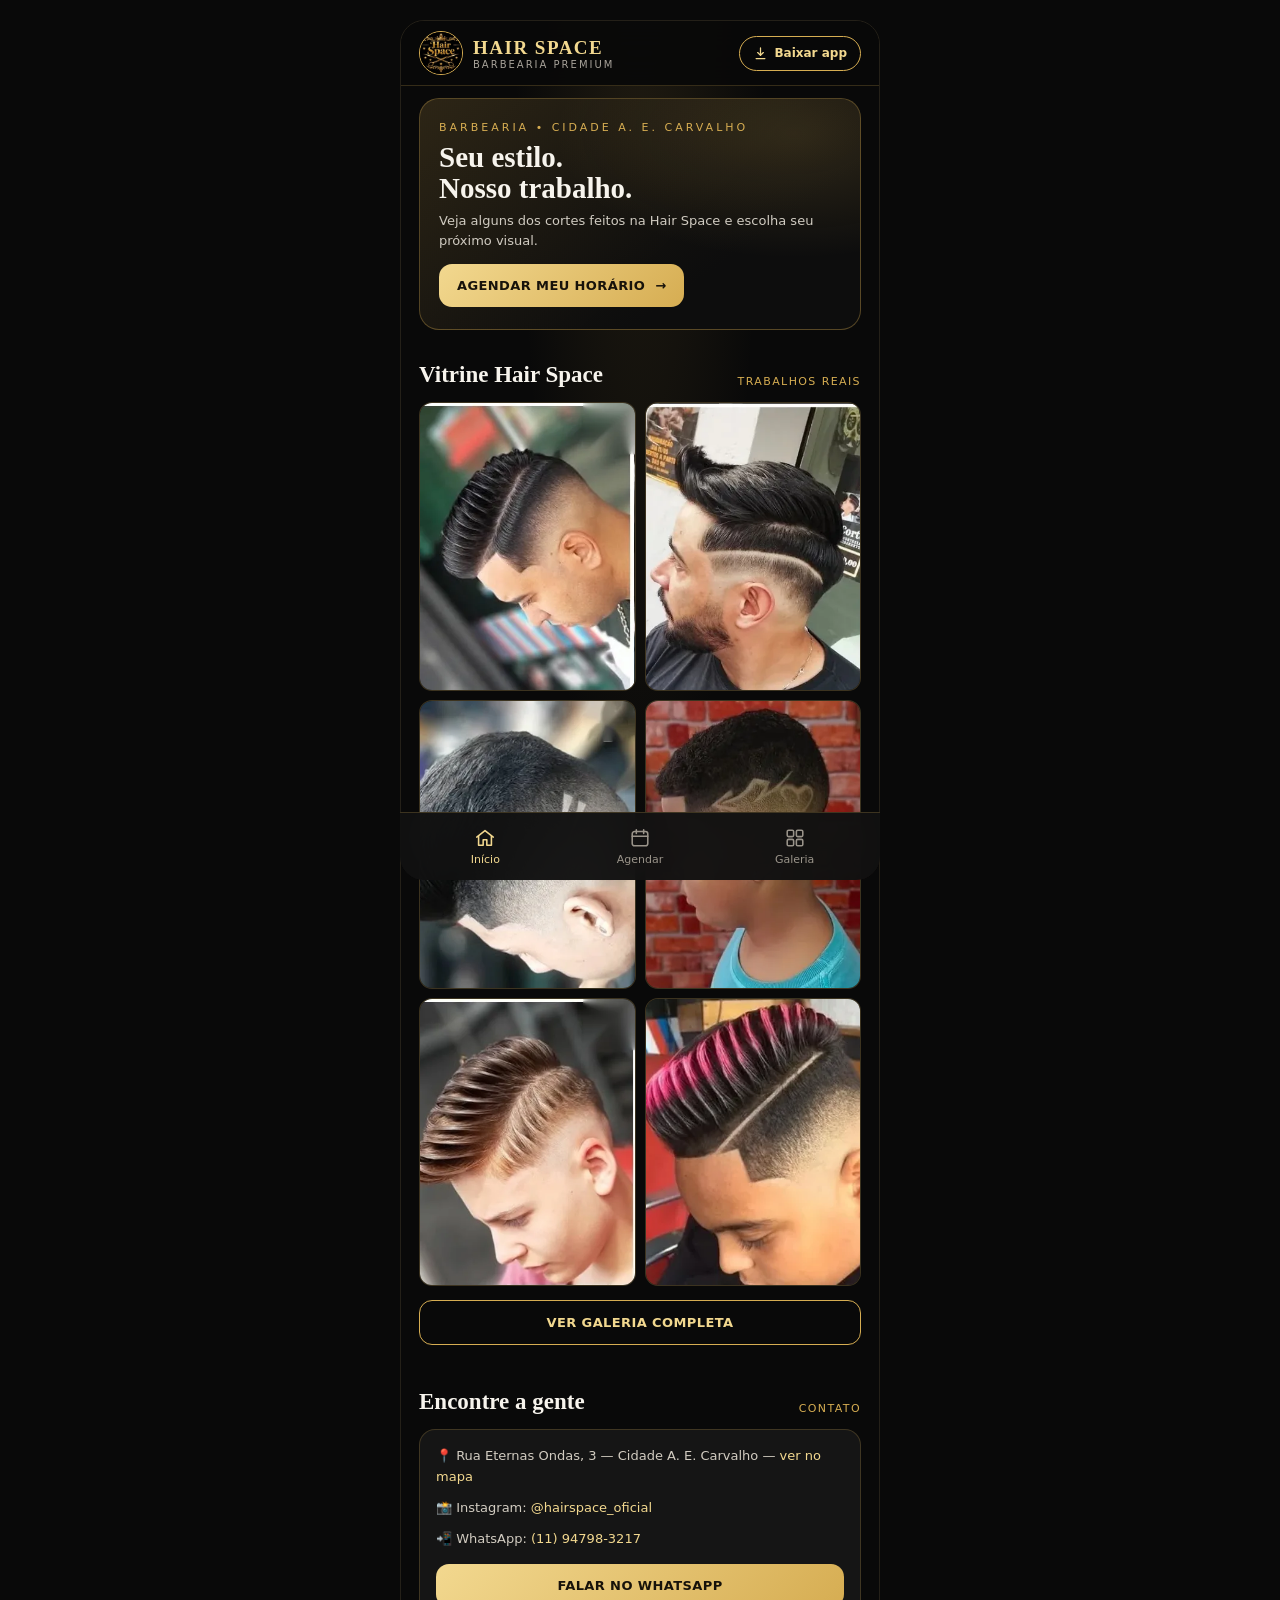
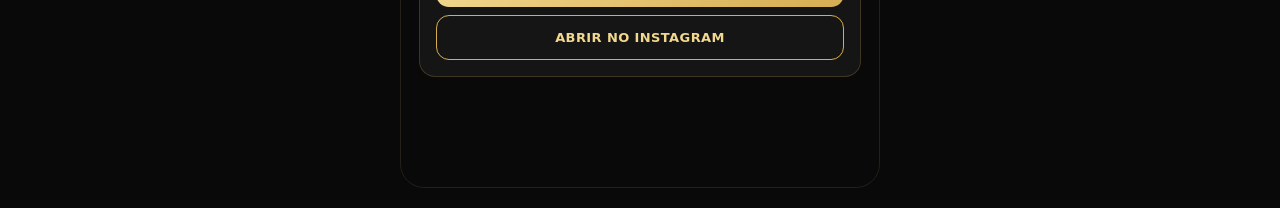
<file: index.html>
<!doctype html>
<html lang="pt-BR">
<head>
<meta charset="utf-8">
<meta name="viewport" content="width=device-width,initial-scale=1,viewport-fit=cover">
<meta name="theme-color" content="#090909">
<title>Hair Space | Barbearia Premium</title>
<meta name="description" content="Hair Space, barbearia na Cidade A. E. Carvalho. Cortes, barba e sobrancelha. Veja nossos trabalhos e agende seu horário pelo WhatsApp.">
<link rel="manifest" href="manifest.webmanifest?v=5">
<link rel="icon" type="image/png" sizes="192x192" href="[data-uri]">
<link rel="icon" type="image/x-icon" sizes="16x16 32x32 48x48" href="favicon.ico">
<link rel="icon" type="image/png" sizes="192x192" href="icon-192-v5.png">
<link rel="apple-touch-icon" href="apple-touch-icon-v5.png">
<meta name="mobile-web-app-capable" content="yes">
<meta name="apple-mobile-web-app-capable" content="yes">
<meta name="apple-mobile-web-app-title" content="Hair Space">
<meta name="apple-mobile-web-app-status-bar-style" content="black-translucent">
<meta property="og:type" content="website">
<meta property="og:locale" content="pt_BR">
<meta property="og:title" content="Hair Space | Barbearia Premium">
<meta property="og:description" content="Veja nossos trabalhos e agende seu horário.">
<!-- Depois de publicar, troque pelo endereço completo: https://SEU-USUARIO.github.io/SEU-REPO/og.jpg -->
<meta name="twitter:card" content="summary_large_image">
<style>
:root{
  --bg:#090909;--panel:#151515;--panel2:#1d1b16;
  --gold:#d6ad52;--gold2:#f2d88f;--text:#f7f4ed;--muted:#a8a39a;
  --line:rgba(214,173,82,.22);
  --safe-top:env(safe-area-inset-top,0px);--safe-bottom:env(safe-area-inset-bottom,0px);
}
*{box-sizing:border-box}
html{scroll-behavior:smooth;-webkit-text-size-adjust:100%}
body{margin:0;background:var(--bg);color:var(--text);font-family:Inter,system-ui,-apple-system,"Segoe UI",Roboto,sans-serif}
button,a,input,select{font:inherit}
a{color:inherit}
:focus-visible{outline:2px solid var(--gold2);outline-offset:3px;border-radius:6px}
.sr-only{position:absolute;width:1px;height:1px;overflow:hidden;clip:rect(0 0 0 0);white-space:nowrap}
[hidden]{display:none!important}

.app{max-width:480px;margin:auto;min-height:100vh;padding-bottom:calc(88px + var(--safe-bottom));background:radial-gradient(ellipse at 50% -10%,rgba(214,173,82,.12),transparent 38%),var(--bg)}

header{position:sticky;top:0;z-index:10;background:rgba(9,9,9,.94);backdrop-filter:blur(16px);-webkit-backdrop-filter:blur(16px);border-bottom:1px solid var(--line);padding:calc(10px + var(--safe-top)) 18px 10px;display:flex;align-items:center;justify-content:space-between;gap:10px}
.brand{display:flex;align-items:center;gap:10px;min-width:0}
.brand img{width:44px;height:44px;object-fit:cover;border-radius:50%;border:1px solid var(--gold);background:#000;flex:none}
.brand strong{display:block;letter-spacing:1.5px;color:var(--gold2);font-family:Georgia,serif;font-size:19px}
.brand small{display:block;color:var(--muted);font-size:10px;letter-spacing:2px;text-transform:uppercase}
.install-btn{display:inline-flex;align-items:center;gap:6px;flex:none;border:1px solid var(--gold);background:transparent;color:var(--gold2);border-radius:99px;padding:9px 13px;font-size:12px;font-weight:700;cursor:pointer}
.install-btn svg{width:15px;height:15px}

section{padding:22px 18px}
.hero{padding-top:12px;padding-bottom:10px}
.hero-card{border:1px solid rgba(214,173,82,.35);border-radius:20px;overflow:hidden;background:linear-gradient(145deg,#201b11,#0d0d0d 70%);position:relative;display:flex;flex-direction:column;justify-content:center;padding:22px 19px}
.hero-card:before{content:"";position:absolute;inset:0;background:radial-gradient(ellipse at 85% 15%,rgba(214,173,82,.16),transparent 45%),linear-gradient(135deg,rgba(214,173,82,.07),transparent 60%)}
.hero-content{position:relative;z-index:1}
.eyebrow{color:var(--gold);font-size:11px;letter-spacing:3px;text-transform:uppercase}
.hero h1{font:bold 29px/1.06 Georgia,serif;margin:8px 0}
.hero p{color:#d0cbc1;font-size:13px;line-height:1.5;margin:0 0 14px}

.btn{display:inline-flex;align-items:center;justify-content:center;text-decoration:none;border:0;border-radius:13px;padding:14px 18px;background:linear-gradient(135deg,var(--gold2),var(--gold));color:#17120a;font-weight:800;font-size:13px;letter-spacing:.4px;cursor:pointer}
.btn.secondary{background:transparent;border:1px solid var(--gold);color:var(--gold2)}
.btn.block{width:100%}

.section-head{display:flex;align-items:end;justify-content:space-between;margin-bottom:14px;gap:10px}
.section-head h2{margin:0;font:bold 23px Georgia,serif}
.section-head span,.section-head a{font-size:11px;color:var(--gold);letter-spacing:1.4px;text-transform:uppercase;text-decoration:none;white-space:nowrap}

.services{display:grid;gap:9px}
.service{display:flex;align-items:center;justify-content:space-between;gap:12px;padding:15px;background:var(--panel);border:1px solid var(--line);border-radius:14px}
.service strong{font-size:14px}
.service small{display:block;color:var(--muted);font-size:12px;margin-top:4px}
.price{color:var(--gold2);font-weight:800;white-space:nowrap}

.gallery{display:grid;grid-template-columns:repeat(2,minmax(0,1fr));gap:9px}
.gallery img{width:100%;height:auto;aspect-ratio:3/4;object-fit:cover;object-position:center 28%;border-radius:13px;border:1px solid var(--line);display:block;background:#111}
.gallery-more{margin-top:14px}

.loyalty{border:1px solid var(--gold);border-radius:18px;padding:19px;background:linear-gradient(135deg,#211b0e,#111);text-align:center}
.loyalty .stars{color:var(--gold);font-size:25px;letter-spacing:7px;margin:9px}
.loyalty h3{font:bold 22px Georgia,serif;color:var(--gold2);margin:4px}
.loyalty p{color:#c7c0b2;font-size:13px;line-height:1.5}
.loyalty strong{color:var(--gold2)}

.install-card{display:flex;align-items:center;gap:14px;border:1px solid var(--line);border-radius:16px;padding:14px;background:var(--panel)}
.install-card img{width:56px;height:56px;border-radius:14px;flex:none;border:1px solid var(--line)}
.install-card h3{margin:0 0 3px;font:bold 16px Georgia,serif;color:var(--gold2)}
.install-card p{margin:0;font-size:12px;color:var(--muted);line-height:1.4}
.install-card .btn{padding:11px 14px;flex:none}

.contact{background:var(--panel);border:1px solid var(--line);border-radius:16px;padding:16px}
.contact p{font-size:13px;color:#d2ccc1;line-height:1.6;margin:0 0 10px}
.contact a{color:var(--gold2);text-decoration:none}
.contact a.btn{color:#17120a}
.contact a.btn.secondary{color:var(--gold2)}
.contact .btn{margin-top:4px}
.contact .btn+.btn{margin-top:8px}

.bottom{position:fixed;bottom:0;left:50%;transform:translateX(-50%);width:min(100%,480px);display:grid;grid-template-columns:repeat(3,1fr);padding:9px 8px calc(9px + var(--safe-bottom));background:rgba(17,17,17,.97);backdrop-filter:blur(18px);-webkit-backdrop-filter:blur(18px);border-top:1px solid var(--line);z-index:20}
.bottom a{display:flex;flex-direction:column;align-items:center;gap:4px;text-decoration:none;color:#9a948a;font-size:11px;padding:5px 2px}
.bottom svg{width:22px;height:22px;fill:none;stroke:currentColor;stroke-width:1.7;stroke-linecap:round;stroke-linejoin:round}
.bottom a[aria-current="page"]{color:var(--gold2)}

.screen{display:none}
.screen.active{display:block}
.screen h2:focus{outline:none}

.booking{display:grid;gap:14px}
.booking label{font-size:12px;color:var(--gold2);letter-spacing:1px;text-transform:uppercase}
.booking input,.booking select{display:block;width:100%;margin-top:6px;padding:13px;border:1px solid var(--line);border-radius:11px;background:#171717;color:#fff;font-size:16px}
.booking .hint{display:block;margin-top:5px;font-size:12px;color:#e0a96a;text-transform:none;letter-spacing:0}
.rules{margin:14px 0 0;padding:0;list-style:none}
.rules li{font-size:12px;color:var(--muted);line-height:1.5;padding-left:16px;position:relative;margin-top:4px}
.rules li:before{content:"✦";position:absolute;left:0;color:var(--gold);font-size:9px;top:3px}
.note{font-size:12px;color:var(--muted);line-height:1.5;margin-top:12px}

dialog.sheet{width:min(92vw,420px);border:1px solid var(--gold);border-radius:20px;background:#121212;color:var(--text);padding:22px 20px 18px}
dialog.sheet::backdrop{background:rgba(0,0,0,.72)}
.sheet h3{margin:0 0 6px;font:bold 21px Georgia,serif;color:var(--gold2)}
.sheet p{margin:0 0 12px;font-size:13px;color:#cfc9be;line-height:1.5}
.sheet ol{margin:0 0 16px;padding-left:20px;font-size:14px;line-height:1.7;color:#e8e3d8}
.sheet strong{color:var(--gold2)}

@media(min-width:600px){
  body{padding:20px 0}
  .app{border:1px solid #242018;border-radius:24px;overflow:hidden;min-height:calc(100vh - 40px)}
  .bottom{bottom:20px;border-radius:0 0 24px 24px}
}
@media(prefers-reduced-motion:reduce){html{scroll-behavior:auto}}

</style>
<script type="application/ld+json">
{"@context":"https://schema.org","@type":"HairSalon","name":"Hair Space","description":"Barbearia premium: cortes, barba e sobrancelha.","telephone":"+5511947983217","address":{"@type":"PostalAddress","streetAddress":"Rua Eternas Ondas, 3","addressLocality":"São Paulo","addressRegion":"SP","addressCountry":"BR"},"sameAs":["https://instagram.com/hairspace_oficial"]}
</script>
</head>
<body>
<main class="app">

<header>
  <div class="brand">
    <img src="[data-uri]" width="44" height="44" alt="Logo Hair Space">
    <div><strong>HAIR SPACE</strong><small>Barbearia premium</small></div>
  </div>
  <button class="install-btn" type="button" data-install hidden>
    <svg viewBox="0 0 24 24" fill="none" stroke="currentColor" stroke-width="2" stroke-linecap="round" stroke-linejoin="round" aria-hidden="true"><path d="M12 3v12m0 0-4.5-4.5M12 15l4.5-4.5M5 20h14"/></svg>
    Baixar app
  </button>
</header>

<!-- INÍCIO -->
<div id="home" class="screen active">
  <section class="hero">
    <div class="hero-card"><div class="hero-content">
      <div class="eyebrow">Barbearia • Cidade A. E. Carvalho</div>
      <h1>Seu estilo.<br>Nosso trabalho.</h1>
      <p>Veja alguns dos cortes feitos na Hair Space e escolha seu próximo visual.</p>
      <a class="btn" href="#agendar">AGENDAR MEU HORÁRIO&nbsp; →</a>
    </div></div>
  </section>

  <section>
    <div class="section-head"><h2>Vitrine Hair Space</h2><span>Trabalhos reais</span></div>
    <div class="gallery" id="vitrine"></div>
    <a class="btn secondary block gallery-more" href="https://www.instagram.com/hairspace_oficial" target="_blank" rel="noopener noreferrer">VER GALERIA COMPLETA</a>
  </section>

  <section>
    <div class="section-head"><h2>Encontre a gente</h2><span>Contato</span></div>
    <div class="contact" id="contato"></div>
  </section>
</div>

<!-- AGENDAR -->
<div id="agendar" class="screen">
  <section>
    <div class="section-head"><h2 tabindex="-1">Agende seu horário</h2><span>Reserva</span></div>
    <form class="booking" id="booking" novalidate>
      <label>Seu nome<input id="nome" required autocomplete="given-name" placeholder="Como podemos te chamar?"></label>
      <label>Serviço<select id="servico"></select></label>
      <label>Data<input id="data" type="date" required><span class="hint" id="dataHint" hidden></span></label>
      <label>Horário<select id="hora"></select></label>
      <button class="btn" type="submit">CONTINUAR PELO WHATSAPP →</button>
    </form>
    <ul class="rules" id="regras"></ul>
    <p class="note">Seu pedido é enviado pelo WhatsApp. O horário só fica garantido depois da confirmação da barbearia.</p>
  </section>
</div>

<!-- GALERIA -->
<div id="galeria" class="screen">
  <section>
    <div class="section-head"><h2 tabindex="-1">Nosso portfólio</h2><span>Hair Space</span></div>
    <div class="gallery" id="galeriaGrid"></div>
  </section>
</div>

<noscript><section><p class="note">Ative o JavaScript para ver o app. Enquanto isso, fale com a gente: <a href="https://wa.me/5511947983217">WhatsApp (11) 94798-3217</a>.</p></section></noscript>

<nav class="bottom" aria-label="Navegação principal">
  <a href="#home" data-screen="home"><svg viewBox="0 0 24 24" aria-hidden="true"><path d="M3 11 12 4l9 7"/><path d="M5 10v10h5v-6h4v6h5V10"/></svg>Início</a>
  <a href="#agendar" data-screen="agendar"><svg viewBox="0 0 24 24" aria-hidden="true"><rect x="3.5" y="5" width="17" height="15.5" rx="2.5"/><path d="M3.5 10h17M8 3v4M16 3v4"/></svg>Agendar</a>
  <a href="#galeria" data-screen="galeria"><svg viewBox="0 0 24 24" aria-hidden="true"><rect x="3.5" y="3.5" width="7" height="7" rx="1.5"/><rect x="13.5" y="3.5" width="7" height="7" rx="1.5"/><rect x="3.5" y="13.5" width="7" height="7" rx="1.5"/><rect x="13.5" y="13.5" width="7" height="7" rx="1.5"/></svg>Galeria</a>
</nav>
</main>

<!-- Como instalar -->
<dialog class="sheet" id="installSheet" aria-labelledby="installTitle">
  <h3 id="installTitle">Instalar o app</h3>
  <p id="installIntro"></p>
  <ol id="installSteps"></ol>
  <button class="btn block" type="button" id="installClose">ENTENDI</button>
</dialog>

<script>
/* ============================================================
   HAIR SPACE — CONFIGURAÇÃO
   Edite aqui telefone, preços, barbeiros, horários e fotos.
   Não precisa mexer no resto do código.
   ============================================================ */
window.HAIRSPACE = {
  nome: "Hair Space",

  // WhatsApp somente com números: 55 + DDD + número
  whatsapp: "5511947983217",
  whatsappExibicao: "(11) 94798-3217",
  instagram: "hairspace_oficial",

  endereco: "Rua Eternas Ondas, 3 — Cidade A. E. Carvalho",
  mapaUrl: "https://www.google.com/maps/search/?api=1&query=Rua+Eternas+Ondas+3+Cidade+A.E.+Carvalho+S%C3%A3o+Paulo",

  // Horário de funcionamento exibido na página (deixe "" para esconder)
  horarioFuncionamento: "",

  // Dias fechados: 0=domingo, 1=segunda ... 6=sábado. Exemplo: [0] fecha aos domingos
  diasFechados: [],

  // Horários oferecidos no agendamento
  horarios: ["09:00","10:00","11:00","12:00","13:00","14:00","15:00","16:00","17:00","18:00","19:00"],

  // Serviços e preços (CONFIRMAR valores antes de publicar)
  servicos: [
    { nome: "Corte de cabelo", desc: "Acabamento e estilo",    preco: 45 },
    { nome: "Barba",           desc: "Desenho e finalização",  preco: 30 },
    { nome: "Corte + barba",   desc: "Visual completo",        preco: 70 },
    { nome: "Sobrancelha",     desc: "Design e acabamento",    preco: 15 }
  ],

  // Regras exibidas abaixo do formulário (extraídas do cartaz "Agenda Dezembro" — CONFIRMAR)
  regras: [
    "Tolerância de 10 minutos de atraso.",
    "Em caso de falta, avise com pelo menos 24 horas de antecedência."
  ],

  // Fotos da vitrine (tela inicial) — as que aparecem em destaque
  vitrine: [
    { src: "social-risca.webp", alt: "Pompadour ondulado com degradê" },
    { src: "risco-duplo.webp", alt: "Corte com risca e barba" },
    { src: "risco-duplo-fino.webp", alt: "Degradê com risco duplo" },
    { src: "degrade-desenho.webp", alt: "Degradê com desenho" },
    { src: "pompadour-degrade.webp", alt: "Pompadour com degradê" },
    { src: "mechas-rosas.webp", alt: "Corte com mechas rosas" }
  ],

  // Galeria completa: as 6 da vitrine + todas as outras.
  galeria: [
    "social-risca.webp|Social Risca",
    "risco-duplo.webp|Risco Duplo",
    "risco-duplo-fino.webp|Risco Duplo Fino",
    "degrade-desenho.webp|Degrade Desenho",
    "pompadour-degrade.webp|Pompadour Degrade",
    "mechas-rosas.webp|Mechas Rosas"
  ]
};

(function () {
  "use strict";
  var C = window.HAIRSPACE;
  var $ = function (s, r) { return (r || document).querySelector(s); };
  var $$ = function (s, r) { return Array.prototype.slice.call((r || document).querySelectorAll(s)); };
  var brl = function (n) { return "R$ " + n; };

  /* ---------- Conteúdo a partir da config ---------- */
  function imgTag(src, alt, pos) {
    var style = pos ? ' style="object-position:' + pos + '"' : "";
    return '<img src="' + src + '" alt="' + alt + '" width="360" height="480" loading="lazy" decoding="async" onerror="this.style.display=\'none\'"' + style + ">";
  }
  $("#vitrine").innerHTML = C.vitrine.map(function (f) { return imgTag(f.src, f.alt, f.pos); }).join("");
  $("#galeriaGrid").innerHTML = C.galeria.map(function (l) {
    var p = l.split("|"); return imgTag(p[0], p[1] || "Trabalho da Hair Space");
  }).join("");
  $("#servico").innerHTML = C.servicos.map(function (s) {
    return "<option>" + s.nome + "</option>";
  }).join("");
  $("#regras").innerHTML = (C.regras || []).map(function (r) { return "<li>" + r + "</li>"; }).join("");

  var wa = "https://wa.me/" + C.whatsapp;
  $("#contato").innerHTML =
    "<p>📍 " + C.endereco + ' — <a href="' + C.mapaUrl + '" target="_blank" rel="noopener">ver no mapa</a></p>' +
    (C.horarioFuncionamento ? "<p>🕘 " + C.horarioFuncionamento + "</p>" : "") +
    '<p>📸 Instagram: <a href="https://instagram.com/' + C.instagram + '" target="_blank" rel="noopener">@' + C.instagram + "</a></p>" +
    '<p>📲 WhatsApp: <a href="' + wa + '" target="_blank" rel="noopener">' + C.whatsappExibicao + "</a></p>" +
    '<a class="btn block" href="' + wa + "?text=" + encodeURIComponent("Olá, quero agendar um horário na Hair Space.") + '" target="_blank" rel="noopener">FALAR NO WHATSAPP</a>' +
    '<a class="btn secondary block" href="https://www.instagram.com/' + C.instagram + '" target="_blank" rel="noopener">ABRIR NO INSTAGRAM</a>';

  /* ---------- Navegação (hash) ---------- */
  var screens = ["home", "agendar", "galeria"];
  function route() {
    var id = location.hash.replace("#", "");
    if (screens.indexOf(id) < 0) id = "home";
    $$(".screen").forEach(function (s) { s.classList.toggle("active", s.id === id); });
    $$(".bottom a").forEach(function (a) {
      if (a.dataset.screen === id) a.setAttribute("aria-current", "page"); else a.removeAttribute("aria-current");
    });
    window.scrollTo(0, 0);
    var h = $("#" + id + " h2[tabindex], #" + id + " h3[tabindex]");
    if (h && document.readyState === "complete") h.focus({ preventScroll: true });
  }
  window.addEventListener("hashchange", route);
  route();

  /* ---------- Agendamento ---------- */
  var dataEl = $("#data"), horaEl = $("#hora"), hint = $("#dataHint");
  function iso(d) { return new Date(d.getTime() - d.getTimezoneOffset() * 60000).toISOString().slice(0, 10); }
  dataEl.min = iso(new Date());

  function fillHours() {
    var now = new Date(), v = dataEl.value, slots = C.horarios.slice();
    hint.hidden = true; dataEl.setCustomValidity("");
    if (v) {
      var d = new Date(v + "T12:00:00");
      if (C.diasFechados.indexOf(d.getDay()) >= 0) {
        slots = []; hint.textContent = "Fechado neste dia. Escolha outra data."; hint.hidden = false;
        dataEl.setCustomValidity("Dia fechado");
      } else if (v === iso(now)) {
        slots = slots.filter(function (h) {
          var p = h.split(":"); var t = new Date(); t.setHours(+p[0], +p[1], 0, 0); return t > now;
        });
        if (!slots.length) { hint.textContent = "Não há mais horários hoje. Escolha outra data."; hint.hidden = false; }
      }
    }
    horaEl.innerHTML = slots.length ? slots.map(function (h) { return "<option>" + h + "</option>"; }).join("") : "<option value=''>Sem horários</option>";
    horaEl.disabled = !slots.length;
  }
  dataEl.addEventListener("change", fillHours);
  fillHours();

  $("#booking").addEventListener("submit", function (e) {
    e.preventDefault();
    var nome = $("#nome").value.trim();
    if (!nome) { $("#nome").focus(); return; }
    if (!dataEl.value) { dataEl.focus(); return; }
    if (!dataEl.checkValidity() || horaEl.disabled || !horaEl.value) { dataEl.focus(); return; }
    var d = new Date(dataEl.value + "T12:00:00").toLocaleDateString("pt-BR");
    var texto = [
      "Olá, Hair Space! Quero solicitar um agendamento.", "",
      "Nome: " + nome,
      "Serviço: " + $("#servico").value,
      "Data: " + d,
      "Horário desejado: " + horaEl.value, "",
      "Podem confirmar a disponibilidade?"
    ].join("\n");
    var a = document.createElement("a");
    a.href = wa + "?text=" + encodeURIComponent(texto);
    a.target = "_blank"; a.rel = "noopener";
    document.body.appendChild(a); a.click(); a.remove();
  });

  /* Remove apenas o worker antigo desta pasta; este pacote não usa cache offline. */
  if ("serviceWorker" in navigator) {
    var appScope = new URL("./", location.href).href;
    navigator.serviceWorker.getRegistrations().then(function (registrations) {
      registrations.forEach(function (registration) {
        if (registration.scope === appScope) registration.unregister();
      });
    }).catch(function () {});
  }

  /* ---------- Instalar app (PWA) ---------- */
  var deferred = null;
  var ua = navigator.userAgent || "";
  var isIOS = /iPhone|iPad|iPod/.test(ua) || (navigator.platform === "MacIntel" && navigator.maxTouchPoints > 1);
  var inApp = /Instagram|FBAN|FBAV|FB_IAB|Line\/|MicroMessenger|TikTok/i.test(ua);
  var isAndroid = /Android/.test(ua);
  function isInstalled() {
    return window.matchMedia("(display-mode: standalone)").matches || window.navigator.standalone === true;
  }
  function syncInstallUI() {
    var show = !isInstalled();
    $$("[data-install]").forEach(function (b) { b.hidden = !show; });
    $$("[data-install-section]").forEach(function (s) { s.hidden = !show; });
  }
  syncInstallUI();
  window.addEventListener("beforeinstallprompt", function (e) { e.preventDefault(); deferred = e; });
  window.addEventListener("appinstalled", function () { deferred = null; $$("[data-install]").forEach(function (button) { button.hidden = true; }); });

  var sheet = $("#installSheet");
  function openSheet(titulo, intro, passos) {
    $("#installTitle").textContent = titulo;
    $("#installIntro").textContent = intro;
    $("#installSteps").innerHTML = passos.map(function (p) { return "<li>" + p + "</li>"; }).join("");
    if (sheet.showModal) sheet.showModal(); else sheet.setAttribute("open", "");
  }
  $("#installClose").addEventListener("click", function () { sheet.close ? sheet.close() : sheet.removeAttribute("open"); });
  sheet.addEventListener("click", function (e) { if (e.target === sheet) sheet.close(); });

  function onInstall() {
    // Chame prompt durante o clique, usando o evento capturado do navegador.
    if (deferred) {
      var p = deferred;
      deferred = null;
      try {
        Promise.resolve(p.prompt()).then(function () { return p.userChoice; }).then(function (choice) {
          if (choice.outcome === "accepted") {
            $$("[data-install]").forEach(function (button) { button.hidden = true; });
          }
        }).catch(showInstallHelp);
      } catch (error) { showInstallHelp(); }
      return;
    }
    showInstallHelp();
  }
  function showInstallHelp() {
    if (inApp) {
      openSheet("Abra no navegador", "O navegador do Instagram não permite instalar apps. Abra esta página no " + (isIOS ? "Safari" : "Chrome") + ":",
        ["Toque nos <strong>três pontinhos</strong> (⋯ ou ⋮) no canto da tela", "Escolha <strong>Abrir no navegador</strong>", "Depois toque em <strong>Baixar app</strong> de novo"]);
    } else if (isIOS) {
      openSheet("Instalar no iPhone", "No iPhone, a instalação é feita pelo Safari:",
        ["Abra esta página no <strong>Safari</strong>", "Toque no botão <strong>Compartilhar</strong> (quadrado com seta)", "Escolha <strong>Adicionar à Tela de Início</strong>", "Toque em <strong>Adicionar</strong>"]);
    } else if (isAndroid) {
      openSheet("Instalar no Android", "Se a janela de instalação não abriu sozinha, faça pelo Chrome:",
        ["Toque nos <strong>três pontinhos</strong> (⋮) no canto superior", "Escolha <strong>Instalar app</strong> ou <strong>Adicionar à tela inicial</strong>", "Confira se o <strong>logo Hair Space</strong> aparece antes de confirmar. Se aparecer uma letra, não confirme: publique todos os arquivos PNG e o favicon.ico deste pacote", "Remova o atalho antigo e adicione novamente. Se não for possível instalar, o Chrome pode oferecer apenas Criar atalho"]);
    } else {
      openSheet("Instalar no computador", "No Chrome ou Edge:",
        ["Clique no ícone de <strong>instalar</strong> na barra de endereço", "Ou abra o menu ⋮ e escolha <strong>Instalar Hair Space</strong>"]);
    }
  }
  $$("[data-install]").forEach(function (b) { b.addEventListener("click", onInstall); });


})();

</script>
</body>
</html>
</file>
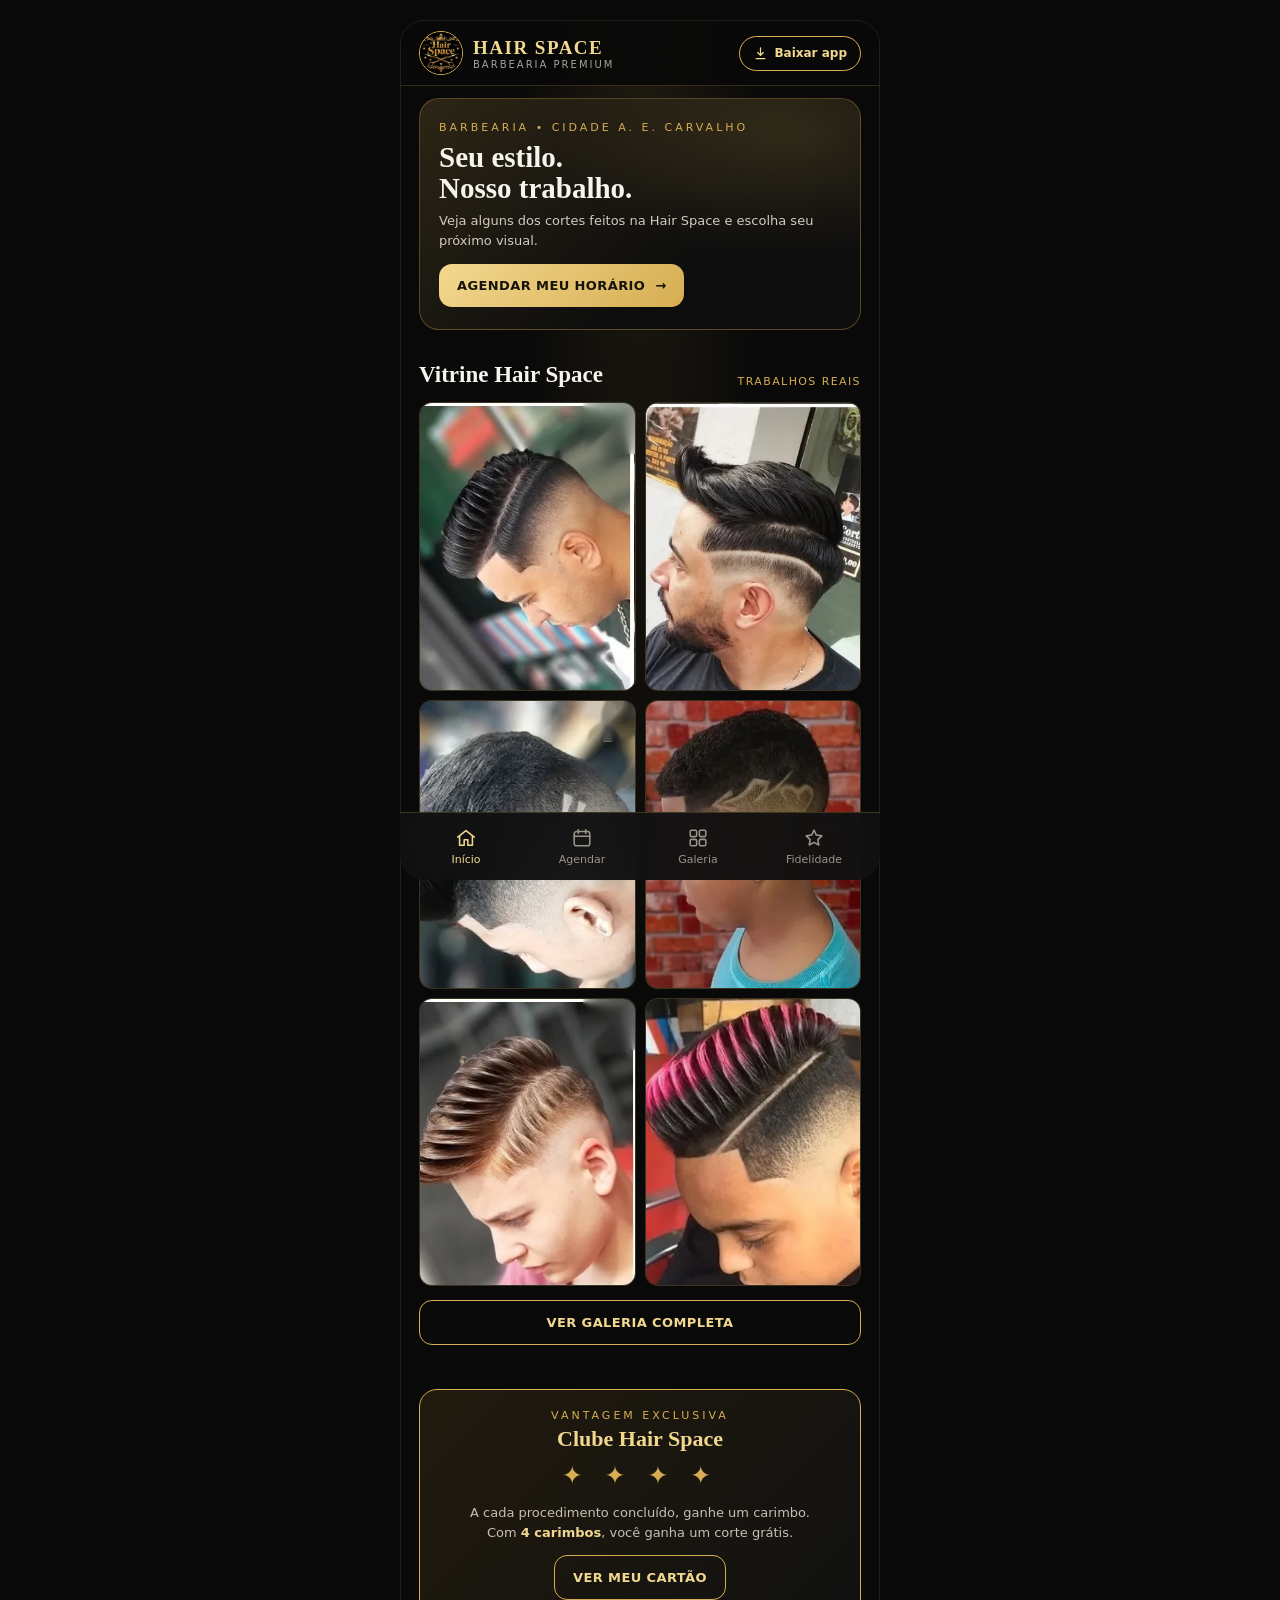
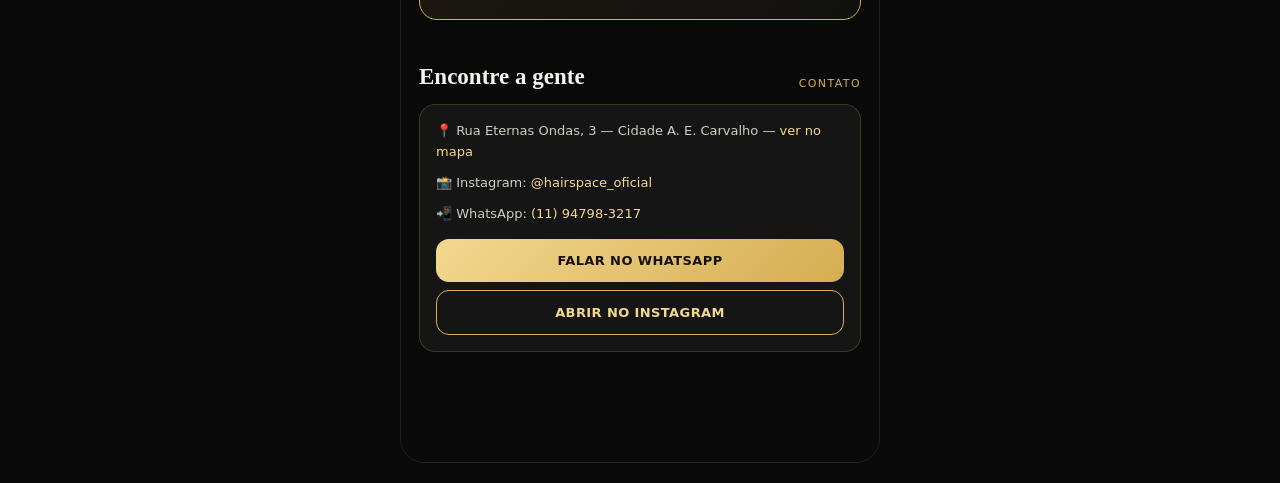
<file: hair-space.html>
<!doctype html>
<html lang="pt-BR">
<head>
<meta charset="utf-8">
<meta name="viewport" content="width=device-width,initial-scale=1,viewport-fit=cover">
<meta name="theme-color" content="#090909">
<title>Hair Space | Barbearia Premium</title>
<meta name="description" content="Hair Space, barbearia na Cidade A. E. Carvalho. Cortes, barba e sobrancelha. Veja nossos trabalhos e agende seu horário pelo WhatsApp.">
<link rel="manifest" href="manifest.webmanifest">
<link rel="icon" type="image/png" sizes="48x48" href="favicon-48.png">
<link rel="apple-touch-icon" href="apple-touch-icon.png">
<meta name="mobile-web-app-capable" content="yes">
<meta name="apple-mobile-web-app-capable" content="yes">
<meta name="apple-mobile-web-app-title" content="Hair Space">
<meta name="apple-mobile-web-app-status-bar-style" content="black-translucent">
<meta property="og:type" content="website">
<meta property="og:locale" content="pt_BR">
<meta property="og:title" content="Hair Space | Barbearia Premium">
<meta property="og:description" content="Veja nossos trabalhos e agende seu horário.">
<!-- Depois de publicar, troque pelo endereço completo: https://SEU-USUARIO.github.io/SEU-REPO/og.jpg -->
<meta name="twitter:card" content="summary_large_image">
<style>
:root{
  --bg:#090909;--panel:#151515;--panel2:#1d1b16;
  --gold:#d6ad52;--gold2:#f2d88f;--text:#f7f4ed;--muted:#a8a39a;
  --line:rgba(214,173,82,.22);
  --safe-top:env(safe-area-inset-top,0px);--safe-bottom:env(safe-area-inset-bottom,0px);
}
*{box-sizing:border-box}
html{scroll-behavior:smooth;-webkit-text-size-adjust:100%}
body{margin:0;background:var(--bg);color:var(--text);font-family:Inter,system-ui,-apple-system,"Segoe UI",Roboto,sans-serif}
button,a,input,select{font:inherit}
a{color:inherit}
:focus-visible{outline:2px solid var(--gold2);outline-offset:3px;border-radius:6px}
.sr-only{position:absolute;width:1px;height:1px;overflow:hidden;clip:rect(0 0 0 0);white-space:nowrap}
[hidden]{display:none!important}

.app{max-width:480px;margin:auto;min-height:100vh;padding-bottom:calc(88px + var(--safe-bottom));background:radial-gradient(ellipse at 50% -10%,rgba(214,173,82,.12),transparent 38%),var(--bg)}

header{position:sticky;top:0;z-index:10;background:rgba(9,9,9,.94);backdrop-filter:blur(16px);-webkit-backdrop-filter:blur(16px);border-bottom:1px solid var(--line);padding:calc(10px + var(--safe-top)) 18px 10px;display:flex;align-items:center;justify-content:space-between;gap:10px}
.brand{display:flex;align-items:center;gap:10px;min-width:0}
.brand img{width:44px;height:44px;object-fit:cover;border-radius:50%;border:1px solid var(--gold);background:#000;flex:none}
.brand strong{display:block;letter-spacing:1.5px;color:var(--gold2);font-family:Georgia,serif;font-size:19px}
.brand small{display:block;color:var(--muted);font-size:10px;letter-spacing:2px;text-transform:uppercase}
.install-btn{display:inline-flex;align-items:center;gap:6px;flex:none;border:1px solid var(--gold);background:transparent;color:var(--gold2);border-radius:99px;padding:9px 13px;font-size:12px;font-weight:700;cursor:pointer}
.install-btn svg{width:15px;height:15px}

section{padding:22px 18px}
.hero{padding-top:12px;padding-bottom:10px}
.hero-card{border:1px solid rgba(214,173,82,.35);border-radius:20px;overflow:hidden;background:linear-gradient(145deg,#201b11,#0d0d0d 70%);position:relative;display:flex;flex-direction:column;justify-content:center;padding:22px 19px}
.hero-card:before{content:"";position:absolute;inset:0;background:radial-gradient(ellipse at 85% 15%,rgba(214,173,82,.16),transparent 45%),linear-gradient(135deg,rgba(214,173,82,.07),transparent 60%)}
.hero-content{position:relative;z-index:1}
.eyebrow{color:var(--gold);font-size:11px;letter-spacing:3px;text-transform:uppercase}
.hero h1{font:bold 29px/1.06 Georgia,serif;margin:8px 0}
.hero p{color:#d0cbc1;font-size:13px;line-height:1.5;margin:0 0 14px}

.btn{display:inline-flex;align-items:center;justify-content:center;text-decoration:none;border:0;border-radius:13px;padding:14px 18px;background:linear-gradient(135deg,var(--gold2),var(--gold));color:#17120a;font-weight:800;font-size:13px;letter-spacing:.4px;cursor:pointer}
.btn.secondary{background:transparent;border:1px solid var(--gold);color:var(--gold2)}
.btn.block{width:100%}

.section-head{display:flex;align-items:end;justify-content:space-between;margin-bottom:14px;gap:10px}
.section-head h2{margin:0;font:bold 23px Georgia,serif}
.section-head span,.section-head a{font-size:11px;color:var(--gold);letter-spacing:1.4px;text-transform:uppercase;text-decoration:none;white-space:nowrap}

.services{display:grid;gap:9px}
.service{display:flex;align-items:center;justify-content:space-between;gap:12px;padding:15px;background:var(--panel);border:1px solid var(--line);border-radius:14px}
.service strong{font-size:14px}
.service small{display:block;color:var(--muted);font-size:12px;margin-top:4px}
.price{color:var(--gold2);font-weight:800;white-space:nowrap}

.gallery{display:grid;grid-template-columns:repeat(2,minmax(0,1fr));gap:9px}
.gallery img{width:100%;height:auto;aspect-ratio:3/4;object-fit:cover;object-position:center 28%;border-radius:13px;border:1px solid var(--line);display:block;background:#111}
.gallery-more{margin-top:14px}

.loyalty{border:1px solid var(--gold);border-radius:18px;padding:19px;background:linear-gradient(135deg,#211b0e,#111);text-align:center}
.loyalty .stars{color:var(--gold);font-size:25px;letter-spacing:7px;margin:9px}
.loyalty h3{font:bold 22px Georgia,serif;color:var(--gold2);margin:4px}
.loyalty p{color:#c7c0b2;font-size:13px;line-height:1.5}
.loyalty strong{color:var(--gold2)}

.install-card{display:flex;align-items:center;gap:14px;border:1px solid var(--line);border-radius:16px;padding:14px;background:var(--panel)}
.install-card img{width:56px;height:56px;border-radius:14px;flex:none;border:1px solid var(--line)}
.install-card h3{margin:0 0 3px;font:bold 16px Georgia,serif;color:var(--gold2)}
.install-card p{margin:0;font-size:12px;color:var(--muted);line-height:1.4}
.install-card .btn{padding:11px 14px;flex:none}

.contact{background:var(--panel);border:1px solid var(--line);border-radius:16px;padding:16px}
.contact p{font-size:13px;color:#d2ccc1;line-height:1.6;margin:0 0 10px}
.contact a{color:var(--gold2);text-decoration:none}
.contact a.btn{color:#17120a}
.contact a.btn.secondary{color:var(--gold2)}
.contact .btn{margin-top:4px}
.contact .btn+.btn{margin-top:8px}

.bottom{position:fixed;bottom:0;left:50%;transform:translateX(-50%);width:min(100%,480px);display:grid;grid-template-columns:repeat(4,1fr);padding:9px 8px calc(9px + var(--safe-bottom));background:rgba(17,17,17,.97);backdrop-filter:blur(18px);-webkit-backdrop-filter:blur(18px);border-top:1px solid var(--line);z-index:20}
.bottom a{display:flex;flex-direction:column;align-items:center;gap:4px;text-decoration:none;color:#9a948a;font-size:11px;padding:5px 2px}
.bottom svg{width:22px;height:22px;fill:none;stroke:currentColor;stroke-width:1.7;stroke-linecap:round;stroke-linejoin:round}
.bottom a[aria-current="page"]{color:var(--gold2)}

.screen{display:none}
.screen.active{display:block}
.screen h2:focus{outline:none}

.booking{display:grid;gap:14px}
.booking label{font-size:12px;color:var(--gold2);letter-spacing:1px;text-transform:uppercase}
.booking input,.booking select{display:block;width:100%;margin-top:6px;padding:13px;border:1px solid var(--line);border-radius:11px;background:#171717;color:#fff;font-size:16px}
.booking .hint{display:block;margin-top:5px;font-size:12px;color:#e0a96a;text-transform:none;letter-spacing:0}
.rules{margin:14px 0 0;padding:0;list-style:none}
.rules li{font-size:12px;color:var(--muted);line-height:1.5;padding-left:16px;position:relative;margin-top:4px}
.rules li:before{content:"✦";position:absolute;left:0;color:var(--gold);font-size:9px;top:3px}
.note{font-size:12px;color:var(--muted);line-height:1.5;margin-top:12px}

dialog.sheet{width:min(92vw,420px);border:1px solid var(--gold);border-radius:20px;background:#121212;color:var(--text);padding:22px 20px 18px}
dialog.sheet::backdrop{background:rgba(0,0,0,.72)}
.sheet h3{margin:0 0 6px;font:bold 21px Georgia,serif;color:var(--gold2)}
.sheet p{margin:0 0 12px;font-size:13px;color:#cfc9be;line-height:1.5}
.sheet ol{margin:0 0 16px;padding-left:20px;font-size:14px;line-height:1.7;color:#e8e3d8}
.sheet strong{color:var(--gold2)}

@media(min-width:600px){
  body{padding:20px 0}
  .app{border:1px solid #242018;border-radius:24px;overflow:hidden;min-height:calc(100vh - 40px)}
  .bottom{bottom:20px;border-radius:0 0 24px 24px}
}
@media(prefers-reduced-motion:reduce){html{scroll-behavior:auto}}

</style>
<script type="application/ld+json">
{"@context":"https://schema.org","@type":"HairSalon","name":"Hair Space","description":"Barbearia premium: cortes, barba e sobrancelha.","telephone":"+5511947983217","address":{"@type":"PostalAddress","streetAddress":"Rua Eternas Ondas, 3","addressLocality":"São Paulo","addressRegion":"SP","addressCountry":"BR"},"sameAs":["https://instagram.com/hairspace_oficial"]}
</script>
</head>
<body>
<main class="app">

<header>
  <div class="brand">
    <img src="[data-uri]" width="44" height="44" alt="Logo Hair Space">
    <div><strong>HAIR SPACE</strong><small>Barbearia premium</small></div>
  </div>
  <button class="install-btn" type="button" data-install hidden>
    <svg viewBox="0 0 24 24" fill="none" stroke="currentColor" stroke-width="2" stroke-linecap="round" stroke-linejoin="round" aria-hidden="true"><path d="M12 3v12m0 0-4.5-4.5M12 15l4.5-4.5M5 20h14"/></svg>
    Baixar app
  </button>
</header>

<!-- INÍCIO -->
<div id="home" class="screen active">
  <section class="hero">
    <div class="hero-card"><div class="hero-content">
      <div class="eyebrow">Barbearia • Cidade A. E. Carvalho</div>
      <h1>Seu estilo.<br>Nosso trabalho.</h1>
      <p>Veja alguns dos cortes feitos na Hair Space e escolha seu próximo visual.</p>
      <a class="btn" href="#agendar">AGENDAR MEU HORÁRIO&nbsp; →</a>
    </div></div>
  </section>

  <section>
    <div class="section-head"><h2>Vitrine Hair Space</h2><span>Trabalhos reais</span></div>
    <div class="gallery" id="vitrine"></div>
    <a class="btn secondary block gallery-more" href="https://www.instagram.com/hairspace_oficial" target="_blank" rel="noopener noreferrer">VER GALERIA COMPLETA</a>
  </section>

  <section>
    <div class="loyalty">
      <div class="eyebrow">Vantagem exclusiva</div>
      <h3>Clube Hair Space</h3>
      <div class="stars" aria-hidden="true">✦ ✦ ✦ ✦</div>
      <p>A cada procedimento concluído, ganhe um carimbo.<br>Com <strong>4 carimbos</strong>, você ganha um corte grátis.</p>
      <a class="btn secondary" href="#fidelidade">VER MEU CARTÃO</a>
    </div>
  </section>

  <section>
    <div class="section-head"><h2>Encontre a gente</h2><span>Contato</span></div>
    <div class="contact" id="contato"></div>
  </section>
</div>

<!-- AGENDAR -->
<div id="agendar" class="screen">
  <section>
    <div class="section-head"><h2 tabindex="-1">Agende seu horário</h2><span>Reserva</span></div>
    <form class="booking" id="booking" novalidate>
      <label>Seu nome<input id="nome" required autocomplete="given-name" placeholder="Como podemos te chamar?"></label>
      <label>Serviço<select id="servico"></select></label>
      <label>Barbeiro<select id="barbeiro"></select></label>
      <label>Data<input id="data" type="date" required><span class="hint" id="dataHint" hidden></span></label>
      <label>Horário<select id="hora"></select></label>
      <button class="btn" type="submit">CONTINUAR PELO WHATSAPP →</button>
    </form>
    <ul class="rules" id="regras"></ul>
    <p class="note">Seu pedido é enviado pelo WhatsApp. O horário só fica garantido depois da confirmação da barbearia.</p>
  </section>
</div>

<!-- GALERIA -->
<div id="galeria" class="screen">
  <section>
    <div class="section-head"><h2 tabindex="-1">Nosso portfólio</h2><span>Hair Space</span></div>
    <div class="gallery" id="galeriaGrid"></div>
  </section>
</div>

<!-- FIDELIDADE -->
<div id="fidelidade" class="screen">
  <section>
    <div class="loyalty">
      <div class="eyebrow">Cartão fidelidade</div>
      <h3 tabindex="-1">Hair Space VIP</h3>
      <p>Seu progresso aparece aqui quando o sistema de clientes estiver conectado.</p>
      <div class="stars" aria-hidden="true">○ ○ ○ ○</div>
      <p><strong>0 de 4 carimbos</strong><br>Ganhe um carimbo por procedimento concluído.</p>
    </div>
    <p class="note">Os carimbos desta tela são ilustrativos por enquanto. Na versão conectada, somente a equipe poderá registrar serviços realizados e liberar recompensas.</p>
    <a class="btn block" style="margin-top:14px" href="#agendar">AGENDAR UM SERVIÇO</a>
  </section>
</div>

<noscript><section><p class="note">Ative o JavaScript para ver o app. Enquanto isso, fale com a gente: <a href="https://wa.me/5511947983217">WhatsApp (11) 94798-3217</a>.</p></section></noscript>

<nav class="bottom" aria-label="Navegação principal">
  <a href="#home" data-screen="home"><svg viewBox="0 0 24 24" aria-hidden="true"><path d="M3 11 12 4l9 7"/><path d="M5 10v10h5v-6h4v6h5V10"/></svg>Início</a>
  <a href="#agendar" data-screen="agendar"><svg viewBox="0 0 24 24" aria-hidden="true"><rect x="3.5" y="5" width="17" height="15.5" rx="2.5"/><path d="M3.5 10h17M8 3v4M16 3v4"/></svg>Agendar</a>
  <a href="#galeria" data-screen="galeria"><svg viewBox="0 0 24 24" aria-hidden="true"><rect x="3.5" y="3.5" width="7" height="7" rx="1.5"/><rect x="13.5" y="3.5" width="7" height="7" rx="1.5"/><rect x="3.5" y="13.5" width="7" height="7" rx="1.5"/><rect x="13.5" y="13.5" width="7" height="7" rx="1.5"/></svg>Galeria</a>
  <a href="#fidelidade" data-screen="fidelidade"><svg viewBox="0 0 24 24" aria-hidden="true"><path d="m12 3.5 2.6 5.3 5.9.9-4.3 4.1 1 5.8L12 16.8 6.8 19.6l1-5.8L3.5 9.7l5.9-.9z"/></svg>Fidelidade</a>
</nav>
</main>

<!-- Como instalar -->
<dialog class="sheet" id="installSheet" aria-labelledby="installTitle">
  <h3 id="installTitle">Instalar o app</h3>
  <p id="installIntro"></p>
  <ol id="installSteps"></ol>
  <button class="btn block" type="button" id="installClose">ENTENDI</button>
</dialog>

<script>
/* ============================================================
   HAIR SPACE — CONFIGURAÇÃO
   Edite aqui telefone, preços, barbeiros, horários e fotos.
   Não precisa mexer no resto do código.
   ============================================================ */
window.HAIRSPACE = {
  nome: "Hair Space",

  // WhatsApp somente com números: 55 + DDD + número
  whatsapp: "5511947983217",
  whatsappExibicao: "(11) 94798-3217",
  instagram: "hairspace_oficial",

  endereco: "Rua Eternas Ondas, 3 — Cidade A. E. Carvalho",
  mapaUrl: "https://www.google.com/maps/search/?api=1&query=Rua+Eternas+Ondas+3+Cidade+A.E.+Carvalho+S%C3%A3o+Paulo",

  // Horário de funcionamento exibido na página (deixe "" para esconder)
  horarioFuncionamento: "",

  // Dias fechados: 0=domingo, 1=segunda ... 6=sábado. Exemplo: [0] fecha aos domingos
  diasFechados: [],

  // Horários oferecidos no agendamento
  horarios: ["09:00","10:00","11:00","14:00","15:00","16:00","17:00","18:00"],

  // Barbeiros (CONFIRMAR nomes reais antes de publicar)
  barbeiros: ["Qualquer disponível","Carlos","Rafael","Diego"],

  // Serviços e preços (CONFIRMAR valores antes de publicar)
  servicos: [
    { nome: "Corte de cabelo", desc: "Acabamento e estilo",    preco: 45 },
    { nome: "Barba",           desc: "Desenho e finalização",  preco: 30 },
    { nome: "Corte + barba",   desc: "Visual completo",        preco: 70 },
    { nome: "Sobrancelha",     desc: "Design e acabamento",    preco: 15 }
  ],

  // Regras exibidas abaixo do formulário (extraídas do cartaz "Agenda Dezembro" — CONFIRMAR)
  regras: [
    "Tolerância de 10 minutos de atraso.",
    "Em caso de falta, avise com pelo menos 24 horas de antecedência."
  ],

  // Fotos da vitrine (tela inicial) — as que aparecem em destaque
  vitrine: [
    { src: "social-risca.webp", alt: "Pompadour ondulado com degradê" },
    { src: "risco-duplo.webp", alt: "Corte com risca e barba" },
    { src: "risco-duplo-fino.webp", alt: "Degradê com risco duplo" },
    { src: "degrade-desenho.webp", alt: "Degradê com desenho" },
    { src: "pompadour-degrade.webp", alt: "Pompadour com degradê" },
    { src: "mechas-rosas.webp", alt: "Corte com mechas rosas" }
  ],

  // Galeria completa: as 6 da vitrine + todas as outras.
  galeria: [
    "social-risca.webp|Social Risca",
    "risco-duplo.webp|Risco Duplo",
    "risco-duplo-fino.webp|Risco Duplo Fino",
    "degrade-desenho.webp|Degrade Desenho",
    "pompadour-degrade.webp|Pompadour Degrade",
    "mechas-rosas.webp|Mechas Rosas"
  ]
};

(function () {
  "use strict";
  var C = window.HAIRSPACE;
  var $ = function (s, r) { return (r || document).querySelector(s); };
  var $$ = function (s, r) { return Array.prototype.slice.call((r || document).querySelectorAll(s)); };
  var brl = function (n) { return "R$ " + n; };

  /* ---------- Conteúdo a partir da config ---------- */
  function imgTag(src, alt, pos) {
    var style = pos ? ' style="object-position:' + pos + '"' : "";
    return '<img src="' + src + '" alt="' + alt + '" width="360" height="480" loading="lazy" decoding="async" onerror="this.style.display=\'none\'"' + style + ">";
  }
  $("#vitrine").innerHTML = C.vitrine.map(function (f) { return imgTag(f.src, f.alt, f.pos); }).join("");
  $("#galeriaGrid").innerHTML = C.galeria.map(function (l) {
    var p = l.split("|"); return imgTag(p[0], p[1] || "Trabalho da Hair Space");
  }).join("");
  $("#servico").innerHTML = C.servicos.map(function (s) {
    return "<option>" + s.nome + " — " + brl(s.preco) + "</option>";
  }).join("");
  $("#barbeiro").innerHTML = C.barbeiros.map(function (b) { return "<option>" + b + "</option>"; }).join("");
  $("#regras").innerHTML = (C.regras || []).map(function (r) { return "<li>" + r + "</li>"; }).join("");

  var wa = "https://wa.me/" + C.whatsapp;
  $("#contato").innerHTML =
    "<p>📍 " + C.endereco + ' — <a href="' + C.mapaUrl + '" target="_blank" rel="noopener">ver no mapa</a></p>' +
    (C.horarioFuncionamento ? "<p>🕘 " + C.horarioFuncionamento + "</p>" : "") +
    '<p>📸 Instagram: <a href="https://instagram.com/' + C.instagram + '" target="_blank" rel="noopener">@' + C.instagram + "</a></p>" +
    '<p>📲 WhatsApp: <a href="' + wa + '" target="_blank" rel="noopener">' + C.whatsappExibicao + "</a></p>" +
    '<a class="btn block" href="' + wa + "?text=" + encodeURIComponent("Olá, quero agendar um horário na Hair Space.") + '" target="_blank" rel="noopener">FALAR NO WHATSAPP</a>' +
    '<a class="btn secondary block" href="https://www.instagram.com/' + C.instagram + '" target="_blank" rel="noopener">ABRIR NO INSTAGRAM</a>';

  /* ---------- Navegação (hash) ---------- */
  var screens = ["home", "agendar", "galeria", "fidelidade"];
  function route() {
    var id = location.hash.replace("#", "");
    if (screens.indexOf(id) < 0) id = "home";
    $$(".screen").forEach(function (s) { s.classList.toggle("active", s.id === id); });
    $$(".bottom a").forEach(function (a) {
      if (a.dataset.screen === id) a.setAttribute("aria-current", "page"); else a.removeAttribute("aria-current");
    });
    window.scrollTo(0, 0);
    var h = $("#" + id + " h2[tabindex], #" + id + " h3[tabindex]");
    if (h && document.readyState === "complete") h.focus({ preventScroll: true });
  }
  window.addEventListener("hashchange", route);
  route();

  /* ---------- Agendamento ---------- */
  var dataEl = $("#data"), horaEl = $("#hora"), hint = $("#dataHint");
  function iso(d) { return new Date(d.getTime() - d.getTimezoneOffset() * 60000).toISOString().slice(0, 10); }
  dataEl.min = iso(new Date());

  function fillHours() {
    var now = new Date(), v = dataEl.value, slots = C.horarios.slice();
    hint.hidden = true; dataEl.setCustomValidity("");
    if (v) {
      var d = new Date(v + "T12:00:00");
      if (C.diasFechados.indexOf(d.getDay()) >= 0) {
        slots = []; hint.textContent = "Fechado neste dia. Escolha outra data."; hint.hidden = false;
        dataEl.setCustomValidity("Dia fechado");
      } else if (v === iso(now)) {
        slots = slots.filter(function (h) {
          var p = h.split(":"); var t = new Date(); t.setHours(+p[0], +p[1], 0, 0); return t > now;
        });
        if (!slots.length) { hint.textContent = "Não há mais horários hoje. Escolha outra data."; hint.hidden = false; }
      }
    }
    horaEl.innerHTML = slots.length ? slots.map(function (h) { return "<option>" + h + "</option>"; }).join("") : "<option value=''>Sem horários</option>";
    horaEl.disabled = !slots.length;
  }
  dataEl.addEventListener("change", fillHours);
  fillHours();

  $("#booking").addEventListener("submit", function (e) {
    e.preventDefault();
    var nome = $("#nome").value.trim();
    if (!nome) { $("#nome").focus(); return; }
    if (!dataEl.value) { dataEl.focus(); return; }
    if (!dataEl.checkValidity() || horaEl.disabled || !horaEl.value) { dataEl.focus(); return; }
    var d = new Date(dataEl.value + "T12:00:00").toLocaleDateString("pt-BR");
    var texto = [
      "Olá, Hair Space! Quero solicitar um agendamento.", "",
      "Nome: " + nome,
      "Serviço: " + $("#servico").value,
      "Barbeiro: " + $("#barbeiro").value,
      "Data: " + d,
      "Horário desejado: " + horaEl.value, "",
      "Podem confirmar a disponibilidade?"
    ].join("\n");
    var a = document.createElement("a");
    a.href = wa + "?text=" + encodeURIComponent(texto);
    a.target = "_blank"; a.rel = "noopener";
    document.body.appendChild(a); a.click(); a.remove();
  });

  /* ---------- Instalar app (PWA) ---------- */
  var deferred = null;
  var ua = navigator.userAgent || "";
  var isIOS = /iPhone|iPad|iPod/.test(ua) || (navigator.platform === "MacIntel" && navigator.maxTouchPoints > 1);
  var inApp = /Instagram|FBAN|FBAV|FB_IAB|Line\/|MicroMessenger|TikTok/i.test(ua);
  var isAndroid = /Android/.test(ua);
  function isInstalled() {
    return window.matchMedia("(display-mode: standalone)").matches || window.navigator.standalone === true;
  }
  function syncInstallUI() {
    var show = !isInstalled();
    $$("[data-install]").forEach(function (b) { b.hidden = !show; });
    $$("[data-install-section]").forEach(function (s) { s.hidden = !show; });
  }
  syncInstallUI();
  window.addEventListener("beforeinstallprompt", function (e) { e.preventDefault(); deferred = e; });
  window.addEventListener("appinstalled", function () { deferred = null; syncInstallUI(); });

  var sheet = $("#installSheet");
  function openSheet(titulo, intro, passos) {
    $("#installTitle").textContent = titulo;
    $("#installIntro").textContent = intro;
    $("#installSteps").innerHTML = passos.map(function (p) { return "<li>" + p + "</li>"; }).join("");
    if (sheet.showModal) sheet.showModal(); else sheet.setAttribute("open", "");
  }
  $("#installClose").addEventListener("click", function () { sheet.close ? sheet.close() : sheet.removeAttribute("open"); });
  sheet.addEventListener("click", function (e) { if (e.target === sheet) sheet.close(); });

  function esperaPrompt() {
    // se o Chrome ainda não liberou a instalação direta, espera um instante antes de mostrar o passo a passo
    return new Promise(function (res) {
      if (deferred) return res();
      var t = setTimeout(done, 1500);
      function done() { clearTimeout(t); window.removeEventListener("beforeinstallprompt", ev); res(); }
      function ev() { setTimeout(done, 0); }
      window.addEventListener("beforeinstallprompt", ev);
    });
  }
  function onInstall() {
    esperaPrompt().then(instalar);
  }
  function instalar() {
    if (deferred) {
      var p = deferred; deferred = null;
      p.prompt();
      p.userChoice.then(syncInstallUI);
      return;
    }
    if (inApp) {
      openSheet("Abra no navegador", "O navegador do Instagram não permite instalar apps. Abra esta página no " + (isIOS ? "Safari" : "Chrome") + ":",
        ["Toque nos <strong>três pontinhos</strong> (⋯ ou ⋮) no canto da tela", "Escolha <strong>Abrir no navegador</strong>", "Depois toque em <strong>Baixar app</strong> de novo"]);
    } else if (isIOS) {
      openSheet("Instalar no iPhone", "No iPhone, a instalação é feita pelo Safari:",
        ["Abra esta página no <strong>Safari</strong>", "Toque no botão <strong>Compartilhar</strong> (quadrado com seta)", "Escolha <strong>Adicionar à Tela de Início</strong>", "Toque em <strong>Adicionar</strong>"]);
    } else if (isAndroid) {
      openSheet("Instalar no Android", "Se a janela de instalação não abriu sozinha, faça pelo Chrome:",
        ["Toque nos <strong>três pontinhos</strong> (⋮) no canto superior", "Escolha <strong>Instalar app</strong>. Não use \"Adicionar à tela inicial\", que cria só um atalho sem a logo", "Confirme em <strong>Instalar</strong>", "Se a opção não aparecer, abra a página publicada no Chrome e confira se o app já está instalado"]);
    } else {
      openSheet("Instalar no computador", "No Chrome ou Edge:",
        ["Clique no ícone de <strong>instalar</strong> na barra de endereço", "Ou abra o menu ⋮ e escolha <strong>Instalar Hair Space</strong>"]);
    }
  }
  $$("[data-install]").forEach(function (b) { b.addEventListener("click", onInstall); });


})();

</script>
</body>
</html>
</file>
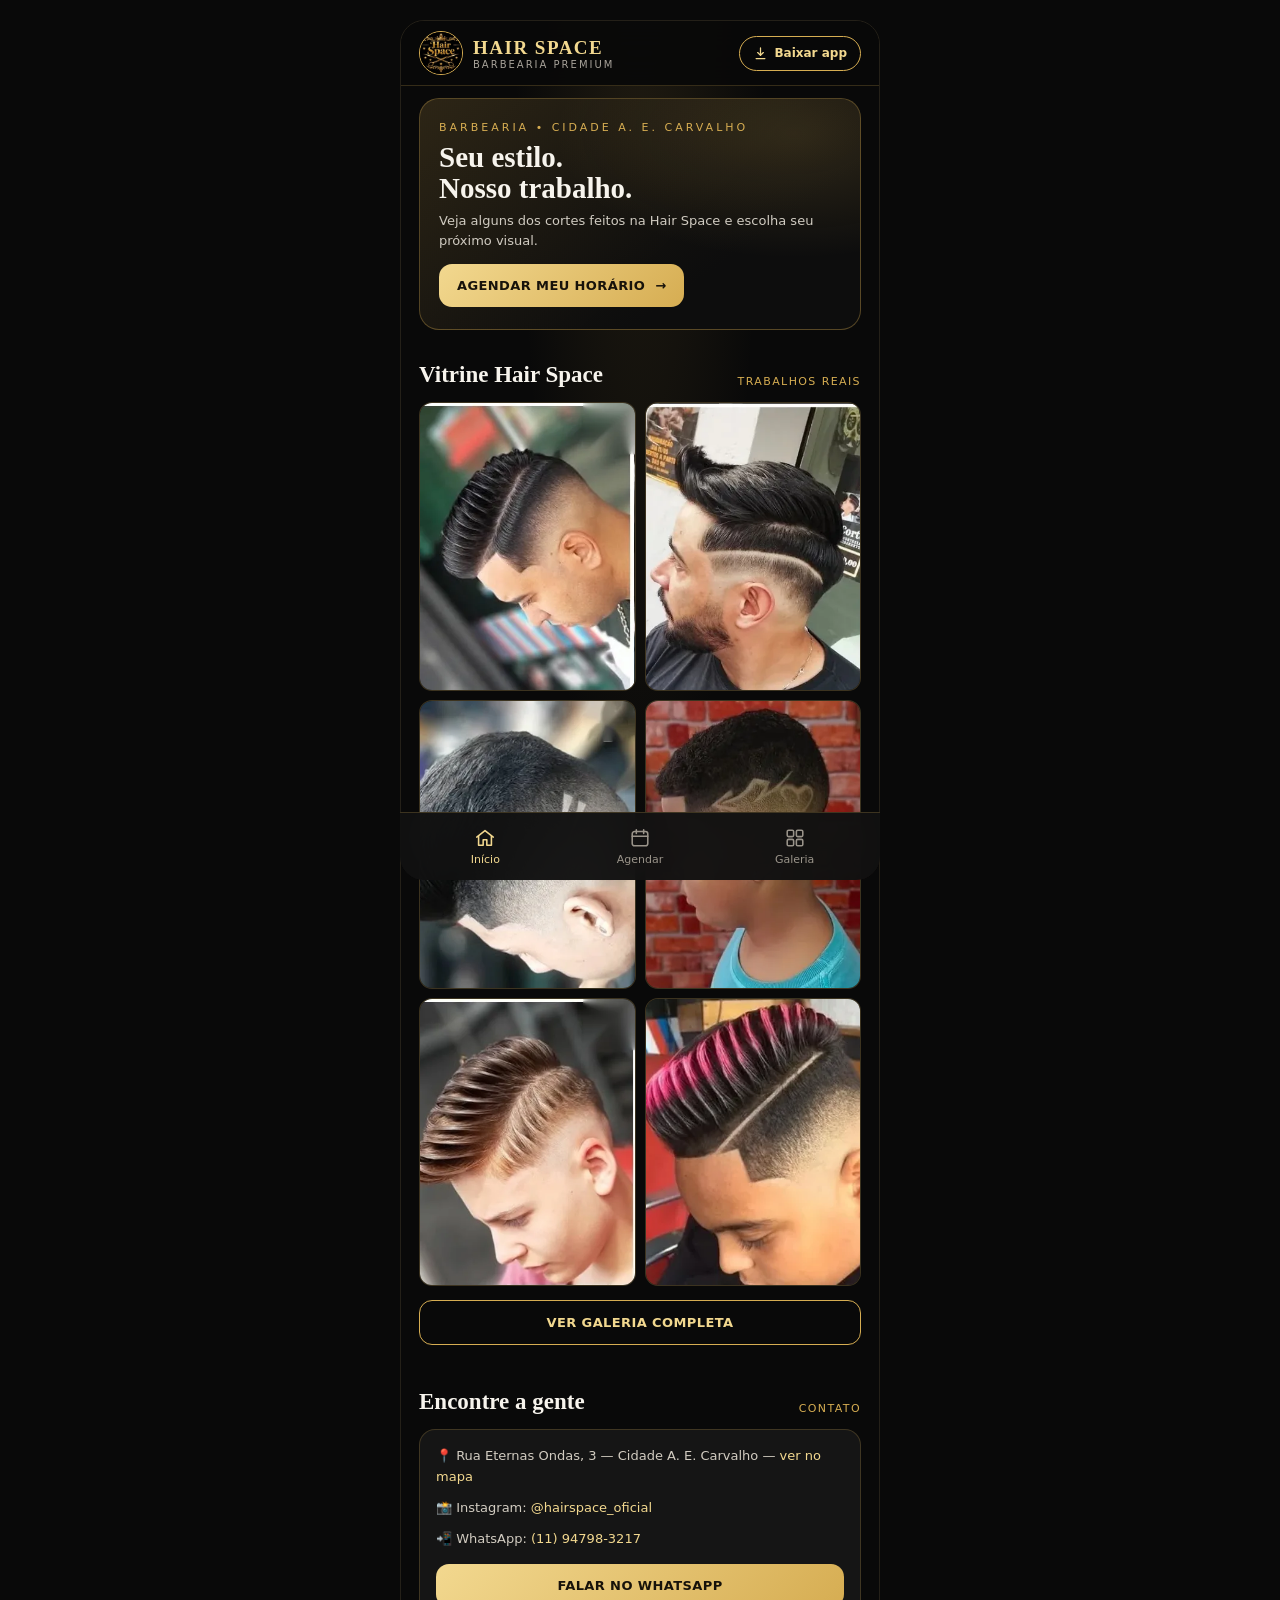
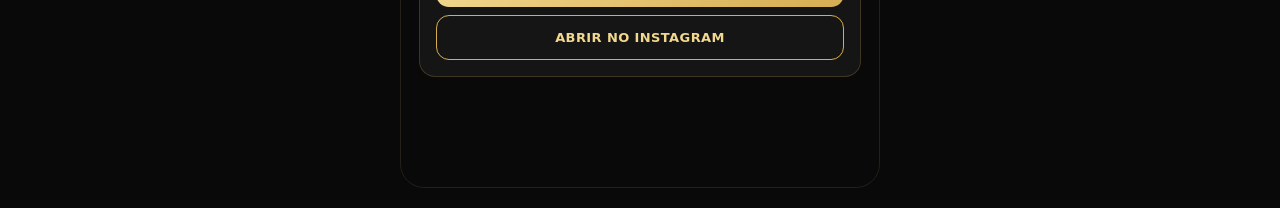
<file: index (1).html>
<!doctype html>
<html lang="pt-BR">
<head>
<meta charset="utf-8">
<meta name="viewport" content="width=device-width,initial-scale=1,viewport-fit=cover">
<meta name="theme-color" content="#090909">
<title>Hair Space | Barbearia Premium</title>
<meta name="description" content="Hair Space, barbearia na Cidade A. E. Carvalho. Cortes, barba e sobrancelha. Veja nossos trabalhos e agende seu horário pelo WhatsApp.">
<link rel="manifest" href="manifest.webmanifest?v=5">
<link rel="icon" type="image/png" sizes="192x192" href="[data-uri]">
<link rel="icon" type="image/x-icon" sizes="16x16 32x32 48x48" href="favicon.ico">
<link rel="icon" type="image/png" sizes="192x192" href="icon-192-v5.png">
<link rel="apple-touch-icon" href="apple-touch-icon-v5.png">
<meta name="mobile-web-app-capable" content="yes">
<meta name="apple-mobile-web-app-capable" content="yes">
<meta name="apple-mobile-web-app-title" content="Hair Space">
<meta name="apple-mobile-web-app-status-bar-style" content="black-translucent">
<meta property="og:type" content="website">
<meta property="og:locale" content="pt_BR">
<meta property="og:title" content="Hair Space | Barbearia Premium">
<meta property="og:description" content="Veja nossos trabalhos e agende seu horário.">
<!-- Depois de publicar, troque pelo endereço completo: https://SEU-USUARIO.github.io/SEU-REPO/og.jpg -->
<meta name="twitter:card" content="summary_large_image">
<style>
:root{
  --bg:#090909;--panel:#151515;--panel2:#1d1b16;
  --gold:#d6ad52;--gold2:#f2d88f;--text:#f7f4ed;--muted:#a8a39a;
  --line:rgba(214,173,82,.22);
  --safe-top:env(safe-area-inset-top,0px);--safe-bottom:env(safe-area-inset-bottom,0px);
}
*{box-sizing:border-box}
html{scroll-behavior:smooth;-webkit-text-size-adjust:100%}
body{margin:0;background:var(--bg);color:var(--text);font-family:Inter,system-ui,-apple-system,"Segoe UI",Roboto,sans-serif}
button,a,input,select{font:inherit}
a{color:inherit}
:focus-visible{outline:2px solid var(--gold2);outline-offset:3px;border-radius:6px}
.sr-only{position:absolute;width:1px;height:1px;overflow:hidden;clip:rect(0 0 0 0);white-space:nowrap}
[hidden]{display:none!important}

.app{max-width:480px;margin:auto;min-height:100vh;padding-bottom:calc(88px + var(--safe-bottom));background:radial-gradient(ellipse at 50% -10%,rgba(214,173,82,.12),transparent 38%),var(--bg)}

header{position:sticky;top:0;z-index:10;background:rgba(9,9,9,.94);backdrop-filter:blur(16px);-webkit-backdrop-filter:blur(16px);border-bottom:1px solid var(--line);padding:calc(10px + var(--safe-top)) 18px 10px;display:flex;align-items:center;justify-content:space-between;gap:10px}
.brand{display:flex;align-items:center;gap:10px;min-width:0}
.brand img{width:44px;height:44px;object-fit:cover;border-radius:50%;border:1px solid var(--gold);background:#000;flex:none}
.brand strong{display:block;letter-spacing:1.5px;color:var(--gold2);font-family:Georgia,serif;font-size:19px}
.brand small{display:block;color:var(--muted);font-size:10px;letter-spacing:2px;text-transform:uppercase}
.install-btn{display:inline-flex;align-items:center;gap:6px;flex:none;border:1px solid var(--gold);background:transparent;color:var(--gold2);border-radius:99px;padding:9px 13px;font-size:12px;font-weight:700;cursor:pointer}
.install-btn svg{width:15px;height:15px}

section{padding:22px 18px}
.hero{padding-top:12px;padding-bottom:10px}
.hero-card{border:1px solid rgba(214,173,82,.35);border-radius:20px;overflow:hidden;background:linear-gradient(145deg,#201b11,#0d0d0d 70%);position:relative;display:flex;flex-direction:column;justify-content:center;padding:22px 19px}
.hero-card:before{content:"";position:absolute;inset:0;background:radial-gradient(ellipse at 85% 15%,rgba(214,173,82,.16),transparent 45%),linear-gradient(135deg,rgba(214,173,82,.07),transparent 60%)}
.hero-content{position:relative;z-index:1}
.eyebrow{color:var(--gold);font-size:11px;letter-spacing:3px;text-transform:uppercase}
.hero h1{font:bold 29px/1.06 Georgia,serif;margin:8px 0}
.hero p{color:#d0cbc1;font-size:13px;line-height:1.5;margin:0 0 14px}

.btn{display:inline-flex;align-items:center;justify-content:center;text-decoration:none;border:0;border-radius:13px;padding:14px 18px;background:linear-gradient(135deg,var(--gold2),var(--gold));color:#17120a;font-weight:800;font-size:13px;letter-spacing:.4px;cursor:pointer}
.btn.secondary{background:transparent;border:1px solid var(--gold);color:var(--gold2)}
.btn.block{width:100%}

.section-head{display:flex;align-items:end;justify-content:space-between;margin-bottom:14px;gap:10px}
.section-head h2{margin:0;font:bold 23px Georgia,serif}
.section-head span,.section-head a{font-size:11px;color:var(--gold);letter-spacing:1.4px;text-transform:uppercase;text-decoration:none;white-space:nowrap}

.services{display:grid;gap:9px}
.service{display:flex;align-items:center;justify-content:space-between;gap:12px;padding:15px;background:var(--panel);border:1px solid var(--line);border-radius:14px}
.service strong{font-size:14px}
.service small{display:block;color:var(--muted);font-size:12px;margin-top:4px}
.price{color:var(--gold2);font-weight:800;white-space:nowrap}

.gallery{display:grid;grid-template-columns:repeat(2,minmax(0,1fr));gap:9px}
.gallery img{width:100%;height:auto;aspect-ratio:3/4;object-fit:cover;object-position:center 28%;border-radius:13px;border:1px solid var(--line);display:block;background:#111}
.gallery-more{margin-top:14px}

.loyalty{border:1px solid var(--gold);border-radius:18px;padding:19px;background:linear-gradient(135deg,#211b0e,#111);text-align:center}
.loyalty .stars{color:var(--gold);font-size:25px;letter-spacing:7px;margin:9px}
.loyalty h3{font:bold 22px Georgia,serif;color:var(--gold2);margin:4px}
.loyalty p{color:#c7c0b2;font-size:13px;line-height:1.5}
.loyalty strong{color:var(--gold2)}

.install-card{display:flex;align-items:center;gap:14px;border:1px solid var(--line);border-radius:16px;padding:14px;background:var(--panel)}
.install-card img{width:56px;height:56px;border-radius:14px;flex:none;border:1px solid var(--line)}
.install-card h3{margin:0 0 3px;font:bold 16px Georgia,serif;color:var(--gold2)}
.install-card p{margin:0;font-size:12px;color:var(--muted);line-height:1.4}
.install-card .btn{padding:11px 14px;flex:none}

.contact{background:var(--panel);border:1px solid var(--line);border-radius:16px;padding:16px}
.contact p{font-size:13px;color:#d2ccc1;line-height:1.6;margin:0 0 10px}
.contact a{color:var(--gold2);text-decoration:none}
.contact a.btn{color:#17120a}
.contact a.btn.secondary{color:var(--gold2)}
.contact .btn{margin-top:4px}
.contact .btn+.btn{margin-top:8px}

.bottom{position:fixed;bottom:0;left:50%;transform:translateX(-50%);width:min(100%,480px);display:grid;grid-template-columns:repeat(3,1fr);padding:9px 8px calc(9px + var(--safe-bottom));background:rgba(17,17,17,.97);backdrop-filter:blur(18px);-webkit-backdrop-filter:blur(18px);border-top:1px solid var(--line);z-index:20}
.bottom a{display:flex;flex-direction:column;align-items:center;gap:4px;text-decoration:none;color:#9a948a;font-size:11px;padding:5px 2px}
.bottom svg{width:22px;height:22px;fill:none;stroke:currentColor;stroke-width:1.7;stroke-linecap:round;stroke-linejoin:round}
.bottom a[aria-current="page"]{color:var(--gold2)}

.screen{display:none}
.screen.active{display:block}
.screen h2:focus{outline:none}

.booking{display:grid;gap:14px}
.booking label{font-size:12px;color:var(--gold2);letter-spacing:1px;text-transform:uppercase}
.booking input,.booking select{display:block;width:100%;margin-top:6px;padding:13px;border:1px solid var(--line);border-radius:11px;background:#171717;color:#fff;font-size:16px}
.booking .hint{display:block;margin-top:5px;font-size:12px;color:#e0a96a;text-transform:none;letter-spacing:0}
.rules{margin:14px 0 0;padding:0;list-style:none}
.rules li{font-size:12px;color:var(--muted);line-height:1.5;padding-left:16px;position:relative;margin-top:4px}
.rules li:before{content:"✦";position:absolute;left:0;color:var(--gold);font-size:9px;top:3px}
.note{font-size:12px;color:var(--muted);line-height:1.5;margin-top:12px}

dialog.sheet{width:min(92vw,420px);border:1px solid var(--gold);border-radius:20px;background:#121212;color:var(--text);padding:22px 20px 18px}
dialog.sheet::backdrop{background:rgba(0,0,0,.72)}
.sheet h3{margin:0 0 6px;font:bold 21px Georgia,serif;color:var(--gold2)}
.sheet p{margin:0 0 12px;font-size:13px;color:#cfc9be;line-height:1.5}
.sheet ol{margin:0 0 16px;padding-left:20px;font-size:14px;line-height:1.7;color:#e8e3d8}
.sheet strong{color:var(--gold2)}

@media(min-width:600px){
  body{padding:20px 0}
  .app{border:1px solid #242018;border-radius:24px;overflow:hidden;min-height:calc(100vh - 40px)}
  .bottom{bottom:20px;border-radius:0 0 24px 24px}
}
@media(prefers-reduced-motion:reduce){html{scroll-behavior:auto}}

</style>
<script type="application/ld+json">
{"@context":"https://schema.org","@type":"HairSalon","name":"Hair Space","description":"Barbearia premium: cortes, barba e sobrancelha.","telephone":"+5511947983217","address":{"@type":"PostalAddress","streetAddress":"Rua Eternas Ondas, 3","addressLocality":"São Paulo","addressRegion":"SP","addressCountry":"BR"},"sameAs":["https://instagram.com/hairspace_oficial"]}
</script>
</head>
<body>
<main class="app">

<header>
  <div class="brand">
    <img src="[data-uri]" width="44" height="44" alt="Logo Hair Space">
    <div><strong>HAIR SPACE</strong><small>Barbearia premium</small></div>
  </div>
  <button class="install-btn" type="button" data-install hidden>
    <svg viewBox="0 0 24 24" fill="none" stroke="currentColor" stroke-width="2" stroke-linecap="round" stroke-linejoin="round" aria-hidden="true"><path d="M12 3v12m0 0-4.5-4.5M12 15l4.5-4.5M5 20h14"/></svg>
    Baixar app
  </button>
</header>

<!-- INÍCIO -->
<div id="home" class="screen active">
  <section class="hero">
    <div class="hero-card"><div class="hero-content">
      <div class="eyebrow">Barbearia • Cidade A. E. Carvalho</div>
      <h1>Seu estilo.<br>Nosso trabalho.</h1>
      <p>Veja alguns dos cortes feitos na Hair Space e escolha seu próximo visual.</p>
      <a class="btn" href="#agendar">AGENDAR MEU HORÁRIO&nbsp; →</a>
    </div></div>
  </section>

  <section>
    <div class="section-head"><h2>Vitrine Hair Space</h2><span>Trabalhos reais</span></div>
    <div class="gallery" id="vitrine"></div>
    <a class="btn secondary block gallery-more" href="https://www.instagram.com/hairspace_oficial" target="_blank" rel="noopener noreferrer">VER GALERIA COMPLETA</a>
  </section>

  <section>
    <div class="section-head"><h2>Encontre a gente</h2><span>Contato</span></div>
    <div class="contact" id="contato"></div>
  </section>
</div>

<!-- AGENDAR -->
<div id="agendar" class="screen">
  <section>
    <div class="section-head"><h2 tabindex="-1">Agende seu horário</h2><span>Reserva</span></div>
    <form class="booking" id="booking" novalidate>
      <label>Seu nome<input id="nome" required autocomplete="given-name" placeholder="Como podemos te chamar?"></label>
      <label>Serviço<select id="servico"></select></label>
      <label>Data<input id="data" type="date" required><span class="hint" id="dataHint" hidden></span></label>
      <label>Horário<select id="hora"></select></label>
      <button class="btn" type="submit">CONTINUAR PELO WHATSAPP →</button>
    </form>
    <ul class="rules" id="regras"></ul>
    <p class="note">Seu pedido é enviado pelo WhatsApp. O horário só fica garantido depois da confirmação da barbearia.</p>
  </section>
</div>

<!-- GALERIA -->
<div id="galeria" class="screen">
  <section>
    <div class="section-head"><h2 tabindex="-1">Nosso portfólio</h2><span>Hair Space</span></div>
    <div class="gallery" id="galeriaGrid"></div>
  </section>
</div>

<noscript><section><p class="note">Ative o JavaScript para ver o app. Enquanto isso, fale com a gente: <a href="https://wa.me/5511947983217">WhatsApp (11) 94798-3217</a>.</p></section></noscript>

<nav class="bottom" aria-label="Navegação principal">
  <a href="#home" data-screen="home"><svg viewBox="0 0 24 24" aria-hidden="true"><path d="M3 11 12 4l9 7"/><path d="M5 10v10h5v-6h4v6h5V10"/></svg>Início</a>
  <a href="#agendar" data-screen="agendar"><svg viewBox="0 0 24 24" aria-hidden="true"><rect x="3.5" y="5" width="17" height="15.5" rx="2.5"/><path d="M3.5 10h17M8 3v4M16 3v4"/></svg>Agendar</a>
  <a href="#galeria" data-screen="galeria"><svg viewBox="0 0 24 24" aria-hidden="true"><rect x="3.5" y="3.5" width="7" height="7" rx="1.5"/><rect x="13.5" y="3.5" width="7" height="7" rx="1.5"/><rect x="3.5" y="13.5" width="7" height="7" rx="1.5"/><rect x="13.5" y="13.5" width="7" height="7" rx="1.5"/></svg>Galeria</a>
</nav>
</main>

<!-- Como instalar -->
<dialog class="sheet" id="installSheet" aria-labelledby="installTitle">
  <h3 id="installTitle">Instalar o app</h3>
  <p id="installIntro"></p>
  <ol id="installSteps"></ol>
  <button class="btn block" type="button" id="installClose">ENTENDI</button>
</dialog>

<script>
/* ============================================================
   HAIR SPACE — CONFIGURAÇÃO
   Edite aqui telefone, preços, barbeiros, horários e fotos.
   Não precisa mexer no resto do código.
   ============================================================ */
window.HAIRSPACE = {
  nome: "Hair Space",

  // WhatsApp somente com números: 55 + DDD + número
  whatsapp: "5511947983217",
  whatsappExibicao: "(11) 94798-3217",
  instagram: "hairspace_oficial",

  endereco: "Rua Eternas Ondas, 3 — Cidade A. E. Carvalho",
  mapaUrl: "https://www.google.com/maps/search/?api=1&query=Rua+Eternas+Ondas+3+Cidade+A.E.+Carvalho+S%C3%A3o+Paulo",

  // Horário de funcionamento exibido na página (deixe "" para esconder)
  horarioFuncionamento: "",

  // Dias fechados: 0=domingo, 1=segunda ... 6=sábado. Exemplo: [0] fecha aos domingos
  diasFechados: [],

  // Horários oferecidos no agendamento
  horarios: ["09:00","10:00","11:00","14:00","15:00","16:00","17:00","18:00"],

  // Serviços e preços (CONFIRMAR valores antes de publicar)
  servicos: [
    { nome: "Corte de cabelo", desc: "Acabamento e estilo",    preco: 45 },
    { nome: "Barba",           desc: "Desenho e finalização",  preco: 30 },
    { nome: "Corte + barba",   desc: "Visual completo",        preco: 70 },
    { nome: "Sobrancelha",     desc: "Design e acabamento",    preco: 15 }
  ],

  // Regras exibidas abaixo do formulário (extraídas do cartaz "Agenda Dezembro" — CONFIRMAR)
  regras: [
    "Tolerância de 10 minutos de atraso.",
    "Em caso de falta, avise com pelo menos 24 horas de antecedência."
  ],

  // Fotos da vitrine (tela inicial) — as que aparecem em destaque
  vitrine: [
    { src: "social-risca.webp", alt: "Pompadour ondulado com degradê" },
    { src: "risco-duplo.webp", alt: "Corte com risca e barba" },
    { src: "risco-duplo-fino.webp", alt: "Degradê com risco duplo" },
    { src: "degrade-desenho.webp", alt: "Degradê com desenho" },
    { src: "pompadour-degrade.webp", alt: "Pompadour com degradê" },
    { src: "mechas-rosas.webp", alt: "Corte com mechas rosas" }
  ],

  // Galeria completa: as 6 da vitrine + todas as outras.
  galeria: [
    "social-risca.webp|Social Risca",
    "risco-duplo.webp|Risco Duplo",
    "risco-duplo-fino.webp|Risco Duplo Fino",
    "degrade-desenho.webp|Degrade Desenho",
    "pompadour-degrade.webp|Pompadour Degrade",
    "mechas-rosas.webp|Mechas Rosas"
  ]
};

(function () {
  "use strict";
  var C = window.HAIRSPACE;
  var $ = function (s, r) { return (r || document).querySelector(s); };
  var $$ = function (s, r) { return Array.prototype.slice.call((r || document).querySelectorAll(s)); };
  var brl = function (n) { return "R$ " + n; };

  /* ---------- Conteúdo a partir da config ---------- */
  function imgTag(src, alt, pos) {
    var style = pos ? ' style="object-position:' + pos + '"' : "";
    return '<img src="' + src + '" alt="' + alt + '" width="360" height="480" loading="lazy" decoding="async" onerror="this.style.display=\'none\'"' + style + ">";
  }
  $("#vitrine").innerHTML = C.vitrine.map(function (f) { return imgTag(f.src, f.alt, f.pos); }).join("");
  $("#galeriaGrid").innerHTML = C.galeria.map(function (l) {
    var p = l.split("|"); return imgTag(p[0], p[1] || "Trabalho da Hair Space");
  }).join("");
  $("#servico").innerHTML = C.servicos.map(function (s) {
    return "<option>" + s.nome + "</option>";
  }).join("");
  $("#regras").innerHTML = (C.regras || []).map(function (r) { return "<li>" + r + "</li>"; }).join("");

  var wa = "https://wa.me/" + C.whatsapp;
  $("#contato").innerHTML =
    "<p>📍 " + C.endereco + ' — <a href="' + C.mapaUrl + '" target="_blank" rel="noopener">ver no mapa</a></p>' +
    (C.horarioFuncionamento ? "<p>🕘 " + C.horarioFuncionamento + "</p>" : "") +
    '<p>📸 Instagram: <a href="https://instagram.com/' + C.instagram + '" target="_blank" rel="noopener">@' + C.instagram + "</a></p>" +
    '<p>📲 WhatsApp: <a href="' + wa + '" target="_blank" rel="noopener">' + C.whatsappExibicao + "</a></p>" +
    '<a class="btn block" href="' + wa + "?text=" + encodeURIComponent("Olá, quero agendar um horário na Hair Space.") + '" target="_blank" rel="noopener">FALAR NO WHATSAPP</a>' +
    '<a class="btn secondary block" href="https://www.instagram.com/' + C.instagram + '" target="_blank" rel="noopener">ABRIR NO INSTAGRAM</a>';

  /* ---------- Navegação (hash) ---------- */
  var screens = ["home", "agendar", "galeria"];
  function route() {
    var id = location.hash.replace("#", "");
    if (screens.indexOf(id) < 0) id = "home";
    $$(".screen").forEach(function (s) { s.classList.toggle("active", s.id === id); });
    $$(".bottom a").forEach(function (a) {
      if (a.dataset.screen === id) a.setAttribute("aria-current", "page"); else a.removeAttribute("aria-current");
    });
    window.scrollTo(0, 0);
    var h = $("#" + id + " h2[tabindex], #" + id + " h3[tabindex]");
    if (h && document.readyState === "complete") h.focus({ preventScroll: true });
  }
  window.addEventListener("hashchange", route);
  route();

  /* ---------- Agendamento ---------- */
  var dataEl = $("#data"), horaEl = $("#hora"), hint = $("#dataHint");
  function iso(d) { return new Date(d.getTime() - d.getTimezoneOffset() * 60000).toISOString().slice(0, 10); }
  dataEl.min = iso(new Date());

  function fillHours() {
    var now = new Date(), v = dataEl.value, slots = C.horarios.slice();
    hint.hidden = true; dataEl.setCustomValidity("");
    if (v) {
      var d = new Date(v + "T12:00:00");
      if (C.diasFechados.indexOf(d.getDay()) >= 0) {
        slots = []; hint.textContent = "Fechado neste dia. Escolha outra data."; hint.hidden = false;
        dataEl.setCustomValidity("Dia fechado");
      } else if (v === iso(now)) {
        slots = slots.filter(function (h) {
          var p = h.split(":"); var t = new Date(); t.setHours(+p[0], +p[1], 0, 0); return t > now;
        });
        if (!slots.length) { hint.textContent = "Não há mais horários hoje. Escolha outra data."; hint.hidden = false; }
      }
    }
    horaEl.innerHTML = slots.length ? slots.map(function (h) { return "<option>" + h + "</option>"; }).join("") : "<option value=''>Sem horários</option>";
    horaEl.disabled = !slots.length;
  }
  dataEl.addEventListener("change", fillHours);
  fillHours();

  $("#booking").addEventListener("submit", function (e) {
    e.preventDefault();
    var nome = $("#nome").value.trim();
    if (!nome) { $("#nome").focus(); return; }
    if (!dataEl.value) { dataEl.focus(); return; }
    if (!dataEl.checkValidity() || horaEl.disabled || !horaEl.value) { dataEl.focus(); return; }
    var d = new Date(dataEl.value + "T12:00:00").toLocaleDateString("pt-BR");
    var texto = [
      "Olá, Hair Space! Quero solicitar um agendamento.", "",
      "Nome: " + nome,
      "Serviço: " + $("#servico").value,
      "Data: " + d,
      "Horário desejado: " + horaEl.value, "",
      "Podem confirmar a disponibilidade?"
    ].join("\n");
    var a = document.createElement("a");
    a.href = wa + "?text=" + encodeURIComponent(texto);
    a.target = "_blank"; a.rel = "noopener";
    document.body.appendChild(a); a.click(); a.remove();
  });

  /* Remove apenas o worker antigo desta pasta; este pacote não usa cache offline. */
  if ("serviceWorker" in navigator) {
    var appScope = new URL("./", location.href).href;
    navigator.serviceWorker.getRegistrations().then(function (registrations) {
      registrations.forEach(function (registration) {
        if (registration.scope === appScope) registration.unregister();
      });
    }).catch(function () {});
  }

  /* ---------- Instalar app (PWA) ---------- */
  var deferred = null;
  var ua = navigator.userAgent || "";
  var isIOS = /iPhone|iPad|iPod/.test(ua) || (navigator.platform === "MacIntel" && navigator.maxTouchPoints > 1);
  var inApp = /Instagram|FBAN|FBAV|FB_IAB|Line\/|MicroMessenger|TikTok/i.test(ua);
  var isAndroid = /Android/.test(ua);
  function isInstalled() {
    return window.matchMedia("(display-mode: standalone)").matches || window.navigator.standalone === true;
  }
  function syncInstallUI() {
    var show = !isInstalled();
    $$("[data-install]").forEach(function (b) { b.hidden = !show; });
    $$("[data-install-section]").forEach(function (s) { s.hidden = !show; });
  }
  syncInstallUI();
  window.addEventListener("beforeinstallprompt", function (e) { e.preventDefault(); deferred = e; });
  window.addEventListener("appinstalled", function () { deferred = null; $$("[data-install]").forEach(function (button) { button.hidden = true; }); });

  var sheet = $("#installSheet");
  function openSheet(titulo, intro, passos) {
    $("#installTitle").textContent = titulo;
    $("#installIntro").textContent = intro;
    $("#installSteps").innerHTML = passos.map(function (p) { return "<li>" + p + "</li>"; }).join("");
    if (sheet.showModal) sheet.showModal(); else sheet.setAttribute("open", "");
  }
  $("#installClose").addEventListener("click", function () { sheet.close ? sheet.close() : sheet.removeAttribute("open"); });
  sheet.addEventListener("click", function (e) { if (e.target === sheet) sheet.close(); });

  function onInstall() {
    // Chame prompt durante o clique, usando o evento capturado do navegador.
    if (deferred) {
      var p = deferred;
      deferred = null;
      try {
        Promise.resolve(p.prompt()).then(function () { return p.userChoice; }).then(function (choice) {
          if (choice.outcome === "accepted") {
            $$("[data-install]").forEach(function (button) { button.hidden = true; });
          }
        }).catch(showInstallHelp);
      } catch (error) { showInstallHelp(); }
      return;
    }
    showInstallHelp();
  }
  function showInstallHelp() {
    if (inApp) {
      openSheet("Abra no navegador", "O navegador do Instagram não permite instalar apps. Abra esta página no " + (isIOS ? "Safari" : "Chrome") + ":",
        ["Toque nos <strong>três pontinhos</strong> (⋯ ou ⋮) no canto da tela", "Escolha <strong>Abrir no navegador</strong>", "Depois toque em <strong>Baixar app</strong> de novo"]);
    } else if (isIOS) {
      openSheet("Instalar no iPhone", "No iPhone, a instalação é feita pelo Safari:",
        ["Abra esta página no <strong>Safari</strong>", "Toque no botão <strong>Compartilhar</strong> (quadrado com seta)", "Escolha <strong>Adicionar à Tela de Início</strong>", "Toque em <strong>Adicionar</strong>"]);
    } else if (isAndroid) {
      openSheet("Instalar no Android", "Se a janela de instalação não abriu sozinha, faça pelo Chrome:",
        ["Toque nos <strong>três pontinhos</strong> (⋮) no canto superior", "Escolha <strong>Instalar app</strong> ou <strong>Adicionar à tela inicial</strong>", "Confira se o <strong>logo Hair Space</strong> aparece antes de confirmar. Se aparecer uma letra, não confirme: publique todos os arquivos PNG e o favicon.ico deste pacote", "Remova o atalho antigo e adicione novamente. Se não for possível instalar, o Chrome pode oferecer apenas Criar atalho"]);
    } else {
      openSheet("Instalar no computador", "No Chrome ou Edge:",
        ["Clique no ícone de <strong>instalar</strong> na barra de endereço", "Ou abra o menu ⋮ e escolha <strong>Instalar Hair Space</strong>"]);
    }
  }
  $$("[data-install]").forEach(function (b) { b.addEventListener("click", onInstall); });


})();

</script>
</body>
</html>
</file>
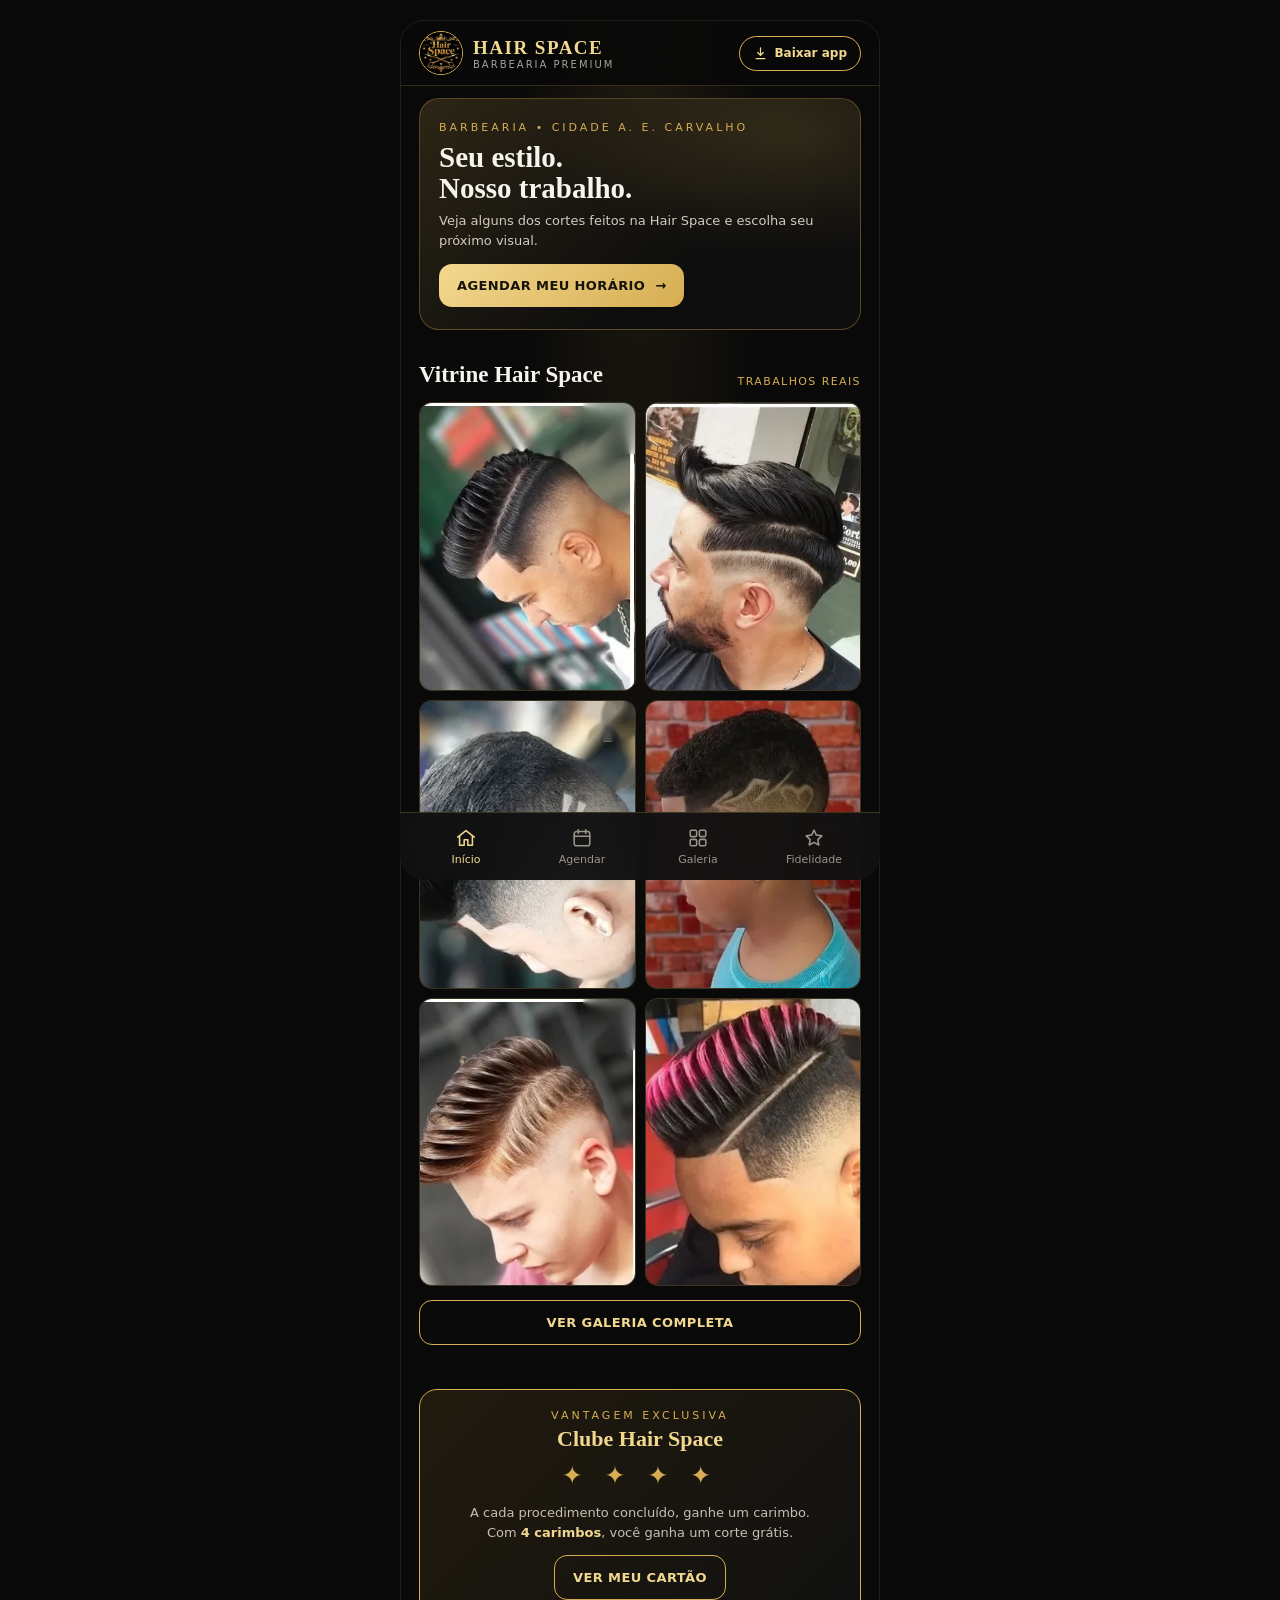
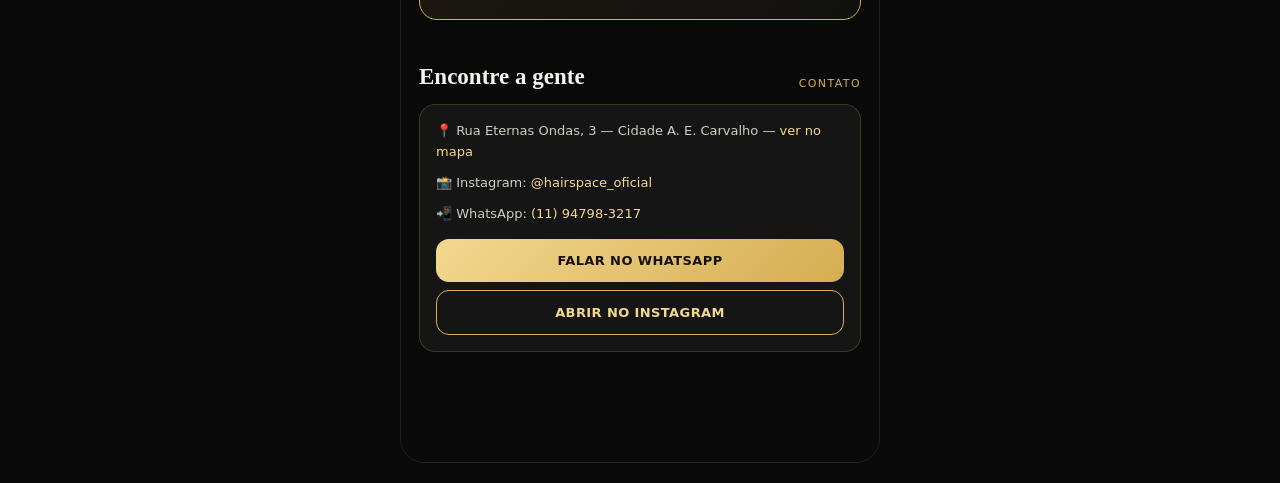
<file: index (2).html>
<!doctype html>
<html lang="pt-BR">
<head>
<meta charset="utf-8">
<meta name="viewport" content="width=device-width,initial-scale=1,viewport-fit=cover">
<meta name="theme-color" content="#090909">
<title>Hair Space | Barbearia Premium</title>
<meta name="description" content="Hair Space, barbearia na Cidade A. E. Carvalho. Cortes, barba e sobrancelha. Veja nossos trabalhos e agende seu horário pelo WhatsApp.">
<link rel="manifest" href="manifest.webmanifest">
<link rel="icon" type="image/png" sizes="48x48" href="favicon-48.png">
<link rel="apple-touch-icon" href="apple-touch-icon.png">
<meta name="mobile-web-app-capable" content="yes">
<meta name="apple-mobile-web-app-capable" content="yes">
<meta name="apple-mobile-web-app-title" content="Hair Space">
<meta name="apple-mobile-web-app-status-bar-style" content="black-translucent">
<meta property="og:type" content="website">
<meta property="og:locale" content="pt_BR">
<meta property="og:title" content="Hair Space | Barbearia Premium">
<meta property="og:description" content="Veja nossos trabalhos e agende seu horário.">
<!-- Depois de publicar, troque pelo endereço completo: https://SEU-USUARIO.github.io/SEU-REPO/og.jpg -->
<meta property="og:image" content="og.jpg">
<style>
:root{
  --bg:#090909;--panel:#151515;--panel2:#1d1b16;
  --gold:#d6ad52;--gold2:#f2d88f;--text:#f7f4ed;--muted:#a8a39a;
  --line:rgba(214,173,82,.22);
  --safe-top:env(safe-area-inset-top,0px);--safe-bottom:env(safe-area-inset-bottom,0px);
}
*{box-sizing:border-box}
html{scroll-behavior:smooth;-webkit-text-size-adjust:100%}
body{margin:0;background:var(--bg);color:var(--text);font-family:Inter,system-ui,-apple-system,"Segoe UI",Roboto,sans-serif}
button,a,input,select{font:inherit}
a{color:inherit}
:focus-visible{outline:2px solid var(--gold2);outline-offset:3px;border-radius:6px}
.sr-only{position:absolute;width:1px;height:1px;overflow:hidden;clip:rect(0 0 0 0);white-space:nowrap}
[hidden]{display:none!important}

.app{max-width:480px;margin:auto;min-height:100vh;padding-bottom:calc(88px + var(--safe-bottom));background:radial-gradient(ellipse at 50% -10%,rgba(214,173,82,.12),transparent 38%),var(--bg)}

header{position:sticky;top:0;z-index:10;background:rgba(9,9,9,.94);backdrop-filter:blur(16px);-webkit-backdrop-filter:blur(16px);border-bottom:1px solid var(--line);padding:calc(10px + var(--safe-top)) 18px 10px;display:flex;align-items:center;justify-content:space-between;gap:10px}
.brand{display:flex;align-items:center;gap:10px;min-width:0}
.brand img{width:44px;height:44px;object-fit:cover;border-radius:50%;border:1px solid var(--gold);background:#000;flex:none}
.brand strong{display:block;letter-spacing:1.5px;color:var(--gold2);font-family:Georgia,serif;font-size:19px}
.brand small{display:block;color:var(--muted);font-size:10px;letter-spacing:2px;text-transform:uppercase}
.install-btn{display:inline-flex;align-items:center;gap:6px;flex:none;border:1px solid var(--gold);background:transparent;color:var(--gold2);border-radius:99px;padding:9px 13px;font-size:12px;font-weight:700;cursor:pointer}
.install-btn svg{width:15px;height:15px}

section{padding:22px 18px}
.hero{padding-top:12px;padding-bottom:10px}
.hero-card{border:1px solid rgba(214,173,82,.35);border-radius:20px;overflow:hidden;background:linear-gradient(145deg,#201b11,#0d0d0d 70%);position:relative;display:flex;flex-direction:column;justify-content:center;padding:22px 19px}
.hero-card:before{content:"";position:absolute;inset:0;background:radial-gradient(ellipse at 85% 15%,rgba(214,173,82,.16),transparent 45%),linear-gradient(135deg,rgba(214,173,82,.07),transparent 60%)}
.hero-content{position:relative;z-index:1}
.eyebrow{color:var(--gold);font-size:11px;letter-spacing:3px;text-transform:uppercase}
.hero h1{font:bold 29px/1.06 Georgia,serif;margin:8px 0}
.hero p{color:#d0cbc1;font-size:13px;line-height:1.5;margin:0 0 14px}

.btn{display:inline-flex;align-items:center;justify-content:center;text-decoration:none;border:0;border-radius:13px;padding:14px 18px;background:linear-gradient(135deg,var(--gold2),var(--gold));color:#17120a;font-weight:800;font-size:13px;letter-spacing:.4px;cursor:pointer}
.btn.secondary{background:transparent;border:1px solid var(--gold);color:var(--gold2)}
.btn.block{width:100%}

.section-head{display:flex;align-items:end;justify-content:space-between;margin-bottom:14px;gap:10px}
.section-head h2{margin:0;font:bold 23px Georgia,serif}
.section-head span,.section-head a{font-size:11px;color:var(--gold);letter-spacing:1.4px;text-transform:uppercase;text-decoration:none;white-space:nowrap}

.services{display:grid;gap:9px}
.service{display:flex;align-items:center;justify-content:space-between;gap:12px;padding:15px;background:var(--panel);border:1px solid var(--line);border-radius:14px}
.service strong{font-size:14px}
.service small{display:block;color:var(--muted);font-size:12px;margin-top:4px}
.price{color:var(--gold2);font-weight:800;white-space:nowrap}

.gallery{display:grid;grid-template-columns:repeat(2,minmax(0,1fr));gap:9px}
.gallery img{width:100%;height:auto;aspect-ratio:3/4;object-fit:cover;object-position:center 28%;border-radius:13px;border:1px solid var(--line);display:block;background:#111}
.gallery-more{margin-top:14px}

.loyalty{border:1px solid var(--gold);border-radius:18px;padding:19px;background:linear-gradient(135deg,#211b0e,#111);text-align:center}
.loyalty .stars{color:var(--gold);font-size:25px;letter-spacing:7px;margin:9px}
.loyalty h3{font:bold 22px Georgia,serif;color:var(--gold2);margin:4px}
.loyalty p{color:#c7c0b2;font-size:13px;line-height:1.5}
.loyalty strong{color:var(--gold2)}

.install-card{display:flex;align-items:center;gap:14px;border:1px solid var(--line);border-radius:16px;padding:14px;background:var(--panel)}
.install-card img{width:56px;height:56px;border-radius:14px;flex:none;border:1px solid var(--line)}
.install-card h3{margin:0 0 3px;font:bold 16px Georgia,serif;color:var(--gold2)}
.install-card p{margin:0;font-size:12px;color:var(--muted);line-height:1.4}
.install-card .btn{padding:11px 14px;flex:none}

.contact{background:var(--panel);border:1px solid var(--line);border-radius:16px;padding:16px}
.contact p{font-size:13px;color:#d2ccc1;line-height:1.6;margin:0 0 10px}
.contact a{color:var(--gold2);text-decoration:none}
.contact a.btn{color:#17120a}
.contact a.btn.secondary{color:var(--gold2)}
.contact .btn{margin-top:4px}
.contact .btn+.btn{margin-top:8px}

.bottom{position:fixed;bottom:0;left:50%;transform:translateX(-50%);width:min(100%,480px);display:grid;grid-template-columns:repeat(4,1fr);padding:9px 8px calc(9px + var(--safe-bottom));background:rgba(17,17,17,.97);backdrop-filter:blur(18px);-webkit-backdrop-filter:blur(18px);border-top:1px solid var(--line);z-index:20}
.bottom a{display:flex;flex-direction:column;align-items:center;gap:4px;text-decoration:none;color:#9a948a;font-size:11px;padding:5px 2px}
.bottom svg{width:22px;height:22px;fill:none;stroke:currentColor;stroke-width:1.7;stroke-linecap:round;stroke-linejoin:round}
.bottom a[aria-current="page"]{color:var(--gold2)}

.screen{display:none}
.screen.active{display:block}
.screen h2:focus{outline:none}

.booking{display:grid;gap:14px}
.booking label{font-size:12px;color:var(--gold2);letter-spacing:1px;text-transform:uppercase}
.booking input,.booking select{display:block;width:100%;margin-top:6px;padding:13px;border:1px solid var(--line);border-radius:11px;background:#171717;color:#fff;font-size:16px}
.booking .hint{display:block;margin-top:5px;font-size:12px;color:#e0a96a;text-transform:none;letter-spacing:0}
.rules{margin:14px 0 0;padding:0;list-style:none}
.rules li{font-size:12px;color:var(--muted);line-height:1.5;padding-left:16px;position:relative;margin-top:4px}
.rules li:before{content:"✦";position:absolute;left:0;color:var(--gold);font-size:9px;top:3px}
.note{font-size:12px;color:var(--muted);line-height:1.5;margin-top:12px}

dialog.sheet{width:min(92vw,420px);border:1px solid var(--gold);border-radius:20px;background:#121212;color:var(--text);padding:22px 20px 18px}
dialog.sheet::backdrop{background:rgba(0,0,0,.72)}
.sheet h3{margin:0 0 6px;font:bold 21px Georgia,serif;color:var(--gold2)}
.sheet p{margin:0 0 12px;font-size:13px;color:#cfc9be;line-height:1.5}
.sheet ol{margin:0 0 16px;padding-left:20px;font-size:14px;line-height:1.7;color:#e8e3d8}
.sheet strong{color:var(--gold2)}

@media(min-width:600px){
  body{padding:20px 0}
  .app{border:1px solid #242018;border-radius:24px;overflow:hidden;min-height:calc(100vh - 40px)}
  .bottom{bottom:20px;border-radius:0 0 24px 24px}
}
@media(prefers-reduced-motion:reduce){html{scroll-behavior:auto}}

</style>
<script type="application/ld+json">
{"@context":"https://schema.org","@type":"HairSalon","name":"Hair Space","description":"Barbearia premium: cortes, barba e sobrancelha.","telephone":"+5511947983217","address":{"@type":"PostalAddress","streetAddress":"Rua Eternas Ondas, 3","addressLocality":"São Paulo","addressRegion":"SP","addressCountry":"BR"},"sameAs":["https://instagram.com/hairspace_oficial"]}
</script>
</head>
<body>
<main class="app">

<header>
  <div class="brand">
    <img src="[data-uri]" width="44" height="44" alt="Logo Hair Space">
    <div><strong>HAIR SPACE</strong><small>Barbearia premium</small></div>
  </div>
  <button class="install-btn" type="button" data-install hidden>
    <svg viewBox="0 0 24 24" fill="none" stroke="currentColor" stroke-width="2" stroke-linecap="round" stroke-linejoin="round" aria-hidden="true"><path d="M12 3v12m0 0-4.5-4.5M12 15l4.5-4.5M5 20h14"/></svg>
    Baixar app
  </button>
</header>

<!-- INÍCIO -->
<div id="home" class="screen active">
  <section class="hero">
    <div class="hero-card"><div class="hero-content">
      <div class="eyebrow">Barbearia • Cidade A. E. Carvalho</div>
      <h1>Seu estilo.<br>Nosso trabalho.</h1>
      <p>Veja alguns dos cortes feitos na Hair Space e escolha seu próximo visual.</p>
      <a class="btn" href="#agendar">AGENDAR MEU HORÁRIO&nbsp; →</a>
    </div></div>
  </section>

  <section>
    <div class="section-head"><h2>Vitrine Hair Space</h2><span>Trabalhos reais</span></div>
    <div class="gallery" id="vitrine"></div>
    <a class="btn secondary block gallery-more" href="#galeria">VER GALERIA COMPLETA</a>
  </section>

  <section>
    <div class="loyalty">
      <div class="eyebrow">Vantagem exclusiva</div>
      <h3>Clube Hair Space</h3>
      <div class="stars" aria-hidden="true">✦ ✦ ✦ ✦</div>
      <p>A cada procedimento concluído, ganhe um carimbo.<br>Com <strong>4 carimbos</strong>, você ganha um corte grátis.</p>
      <a class="btn secondary" href="#fidelidade">VER MEU CARTÃO</a>
    </div>
  </section>

  <section>
    <div class="section-head"><h2>Encontre a gente</h2><span>Contato</span></div>
    <div class="contact" id="contato"></div>
  </section>
</div>

<!-- AGENDAR -->
<div id="agendar" class="screen">
  <section>
    <div class="section-head"><h2 tabindex="-1">Agende seu horário</h2><span>Reserva</span></div>
    <form class="booking" id="booking" novalidate>
      <label>Seu nome<input id="nome" required autocomplete="given-name" placeholder="Como podemos te chamar?"></label>
      <label>Serviço<select id="servico"></select></label>
      <label>Barbeiro<select id="barbeiro"></select></label>
      <label>Data<input id="data" type="date" required><span class="hint" id="dataHint" hidden></span></label>
      <label>Horário<select id="hora"></select></label>
      <button class="btn" type="submit">CONTINUAR PELO WHATSAPP →</button>
    </form>
    <ul class="rules" id="regras"></ul>
    <p class="note">Seu pedido é enviado pelo WhatsApp. O horário só fica garantido depois da confirmação da barbearia.</p>
  </section>
</div>

<!-- GALERIA -->
<div id="galeria" class="screen">
  <section>
    <div class="section-head"><h2 tabindex="-1">Nosso portfólio</h2><span>Hair Space</span></div>
    <div class="gallery" id="galeriaGrid"></div>
  </section>
</div>

<!-- FIDELIDADE -->
<div id="fidelidade" class="screen">
  <section>
    <div class="loyalty">
      <div class="eyebrow">Cartão fidelidade</div>
      <h3 tabindex="-1">Hair Space VIP</h3>
      <p>Seu progresso aparece aqui quando o sistema de clientes estiver conectado.</p>
      <div class="stars" aria-hidden="true">○ ○ ○ ○</div>
      <p><strong>0 de 4 carimbos</strong><br>Ganhe um carimbo por procedimento concluído.</p>
    </div>
    <p class="note">Os carimbos desta tela são ilustrativos por enquanto. Na versão conectada, somente a equipe poderá registrar serviços realizados e liberar recompensas.</p>
    <a class="btn block" style="margin-top:14px" href="#agendar">AGENDAR UM SERVIÇO</a>
  </section>
</div>

<noscript><section><p class="note">Ative o JavaScript para ver o app. Enquanto isso, fale com a gente: <a href="https://wa.me/5511947983217">WhatsApp (11) 94798-3217</a>.</p></section></noscript>

<nav class="bottom" aria-label="Navegação principal">
  <a href="#home" data-screen="home"><svg viewBox="0 0 24 24" aria-hidden="true"><path d="M3 11 12 4l9 7"/><path d="M5 10v10h5v-6h4v6h5V10"/></svg>Início</a>
  <a href="#agendar" data-screen="agendar"><svg viewBox="0 0 24 24" aria-hidden="true"><rect x="3.5" y="5" width="17" height="15.5" rx="2.5"/><path d="M3.5 10h17M8 3v4M16 3v4"/></svg>Agendar</a>
  <a href="#galeria" data-screen="galeria"><svg viewBox="0 0 24 24" aria-hidden="true"><rect x="3.5" y="3.5" width="7" height="7" rx="1.5"/><rect x="13.5" y="3.5" width="7" height="7" rx="1.5"/><rect x="3.5" y="13.5" width="7" height="7" rx="1.5"/><rect x="13.5" y="13.5" width="7" height="7" rx="1.5"/></svg>Galeria</a>
  <a href="#fidelidade" data-screen="fidelidade"><svg viewBox="0 0 24 24" aria-hidden="true"><path d="m12 3.5 2.6 5.3 5.9.9-4.3 4.1 1 5.8L12 16.8 6.8 19.6l1-5.8L3.5 9.7l5.9-.9z"/></svg>Fidelidade</a>
</nav>
</main>

<!-- Como instalar -->
<dialog class="sheet" id="installSheet" aria-labelledby="installTitle">
  <h3 id="installTitle">Instalar o app</h3>
  <p id="installIntro"></p>
  <ol id="installSteps"></ol>
  <button class="btn block" type="button" id="installClose">ENTENDI</button>
</dialog>

<script>
/* ============================================================
   HAIR SPACE — CONFIGURAÇÃO
   Edite aqui telefone, preços, barbeiros, horários e fotos.
   Não precisa mexer no resto do código.
   ============================================================ */
window.HAIRSPACE = {
  nome: "Hair Space",

  // WhatsApp somente com números: 55 + DDD + número
  whatsapp: "5511947983217",
  whatsappExibicao: "(11) 94798-3217",
  instagram: "hairspace_oficial",

  endereco: "Rua Eternas Ondas, 3 — Cidade A. E. Carvalho",
  mapaUrl: "https://www.google.com/maps/search/?api=1&query=Rua+Eternas+Ondas+3+Cidade+A.E.+Carvalho+S%C3%A3o+Paulo",

  // Horário de funcionamento exibido na página (deixe "" para esconder)
  horarioFuncionamento: "",

  // Dias fechados: 0=domingo, 1=segunda ... 6=sábado. Exemplo: [0] fecha aos domingos
  diasFechados: [],

  // Horários oferecidos no agendamento
  horarios: ["09:00","10:00","11:00","14:00","15:00","16:00","17:00","18:00"],

  // Barbeiros (CONFIRMAR nomes reais antes de publicar)
  barbeiros: ["Qualquer disponível","Carlos","Rafael","Diego"],

  // Serviços e preços (CONFIRMAR valores antes de publicar)
  servicos: [
    { nome: "Corte de cabelo", desc: "Acabamento e estilo",    preco: 45 },
    { nome: "Barba",           desc: "Desenho e finalização",  preco: 30 },
    { nome: "Corte + barba",   desc: "Visual completo",        preco: 70 },
    { nome: "Sobrancelha",     desc: "Design e acabamento",    preco: 15 }
  ],

  // Regras exibidas abaixo do formulário (extraídas do cartaz "Agenda Dezembro" — CONFIRMAR)
  regras: [
    "Tolerância de 10 minutos de atraso.",
    "Em caso de falta, avise com pelo menos 24 horas de antecedência."
  ],

  // Fotos da vitrine (tela inicial) — as que aparecem em destaque
  vitrine: [
    { src: "social-risca.webp", alt: "Pompadour ondulado com degradê" },
    { src: "risco-duplo.webp", alt: "Corte com risca e barba" },
    { src: "risco-duplo-fino.webp", alt: "Degradê com risco duplo" },
    { src: "degrade-desenho.webp", alt: "Degradê com desenho" },
    { src: "pompadour-degrade.webp", alt: "Pompadour com degradê" },
    { src: "mechas-rosas.webp", alt: "Corte com mechas rosas" }
  ],

  // Galeria completa: as 6 da vitrine + todas as outras.
  galeria: [
    "social-risca.webp|Pompadour ondulado com degradê",
    "risco-duplo.webp|Corte com risca e barba",
    "risco-duplo-fino.webp|Degradê com risco duplo",
    "degrade-desenho.webp|Degradê com desenho",
    "pompadour-degrade.webp|Pompadour com degradê",
    "mechas-rosas.webp|Corte com mechas rosas",
    "risca-lateral-barba.webp|Corte com risca lateral",
    "cacheado-tijolinho.webp|Corte texturizado com risca",
    "social-lateral.webp|Corte social com degradê",
    "cacheado-volume.webp|Cabelo com volume e degradê",
    "classico-franja.webp|Corte clássico com franja",
    "corte-lateral.webp|Corte com acabamento lateral",
    "degrade-oculos.webp|Degradê com desenho",
    "cacheado-degrade.webp|Cacheado com degradê",
    "navalha-acabamento.webp|Acabamento na navalha"
  ]
};

(function () {
  "use strict";
  var C = window.HAIRSPACE;
  var $ = function (s, r) { return (r || document).querySelector(s); };
  var $$ = function (s, r) { return Array.prototype.slice.call((r || document).querySelectorAll(s)); };
  var brl = function (n) { return "R$ " + n; };

  /* ---------- Conteúdo a partir da config ---------- */
  function imgTag(src, alt, pos) {
    var style = pos ? ' style="object-position:' + pos + '"' : "";
    return '<img src="' + src + '" alt="' + alt + '" width="360" height="480" loading="lazy" decoding="async" onerror="this.style.display=\'none\'"' + style + ">";
  }
  $("#vitrine").innerHTML = C.vitrine.map(function (f) { return imgTag(f.src, f.alt, f.pos); }).join("");
  $("#galeriaGrid").innerHTML = C.galeria.map(function (l) {
    var p = l.split("|"); return imgTag(p[0], p[1] || "Trabalho da Hair Space");
  }).join("");
  $("#servico").innerHTML = C.servicos.map(function (s) {
    return "<option>" + s.nome + " — " + brl(s.preco) + "</option>";
  }).join("");
  $("#barbeiro").innerHTML = C.barbeiros.map(function (b) { return "<option>" + b + "</option>"; }).join("");
  $("#regras").innerHTML = (C.regras || []).map(function (r) { return "<li>" + r + "</li>"; }).join("");

  var wa = "https://wa.me/" + C.whatsapp;
  $("#contato").innerHTML =
    "<p>📍 " + C.endereco + ' — <a href="' + C.mapaUrl + '" target="_blank" rel="noopener">ver no mapa</a></p>' +
    (C.horarioFuncionamento ? "<p>🕘 " + C.horarioFuncionamento + "</p>" : "") +
    '<p>📸 Instagram: <a href="https://instagram.com/' + C.instagram + '" target="_blank" rel="noopener">@' + C.instagram + "</a></p>" +
    '<p>📲 WhatsApp: <a href="' + wa + '" target="_blank" rel="noopener">' + C.whatsappExibicao + "</a></p>" +
    '<a class="btn block" href="' + wa + "?text=" + encodeURIComponent("Olá, quero agendar um horário na Hair Space.") + '" target="_blank" rel="noopener">FALAR NO WHATSAPP</a>' +
    '<a class="btn secondary block" href="https://www.instagram.com/' + C.instagram + '" target="_blank" rel="noopener">ABRIR NO INSTAGRAM</a>';

  /* ---------- Navegação (hash) ---------- */
  var screens = ["home", "agendar", "galeria", "fidelidade"];
  function route() {
    var id = location.hash.replace("#", "");
    if (screens.indexOf(id) < 0) id = "home";
    $$(".screen").forEach(function (s) { s.classList.toggle("active", s.id === id); });
    $$(".bottom a").forEach(function (a) {
      if (a.dataset.screen === id) a.setAttribute("aria-current", "page"); else a.removeAttribute("aria-current");
    });
    window.scrollTo(0, 0);
    var h = $("#" + id + " h2[tabindex], #" + id + " h3[tabindex]");
    if (h && document.readyState === "complete") h.focus({ preventScroll: true });
  }
  window.addEventListener("hashchange", route);
  route();

  /* ---------- Agendamento ---------- */
  var dataEl = $("#data"), horaEl = $("#hora"), hint = $("#dataHint");
  function iso(d) { return new Date(d.getTime() - d.getTimezoneOffset() * 60000).toISOString().slice(0, 10); }
  dataEl.min = iso(new Date());

  function fillHours() {
    var now = new Date(), v = dataEl.value, slots = C.horarios.slice();
    hint.hidden = true; dataEl.setCustomValidity("");
    if (v) {
      var d = new Date(v + "T12:00:00");
      if (C.diasFechados.indexOf(d.getDay()) >= 0) {
        slots = []; hint.textContent = "Fechado neste dia. Escolha outra data."; hint.hidden = false;
        dataEl.setCustomValidity("Dia fechado");
      } else if (v === iso(now)) {
        slots = slots.filter(function (h) {
          var p = h.split(":"); var t = new Date(); t.setHours(+p[0], +p[1], 0, 0); return t > now;
        });
        if (!slots.length) { hint.textContent = "Não há mais horários hoje. Escolha outra data."; hint.hidden = false; }
      }
    }
    horaEl.innerHTML = slots.length ? slots.map(function (h) { return "<option>" + h + "</option>"; }).join("") : "<option value=''>Sem horários</option>";
    horaEl.disabled = !slots.length;
  }
  dataEl.addEventListener("change", fillHours);
  fillHours();

  $("#booking").addEventListener("submit", function (e) {
    e.preventDefault();
    var nome = $("#nome").value.trim();
    if (!nome) { $("#nome").focus(); return; }
    if (!dataEl.value) { dataEl.focus(); return; }
    if (!dataEl.checkValidity() || horaEl.disabled || !horaEl.value) { dataEl.focus(); return; }
    var d = new Date(dataEl.value + "T12:00:00").toLocaleDateString("pt-BR");
    var texto = [
      "Olá, Hair Space! Quero solicitar um agendamento.", "",
      "Nome: " + nome,
      "Serviço: " + $("#servico").value,
      "Barbeiro: " + $("#barbeiro").value,
      "Data: " + d,
      "Horário desejado: " + horaEl.value, "",
      "Podem confirmar a disponibilidade?"
    ].join("\n");
    var a = document.createElement("a");
    a.href = wa + "?text=" + encodeURIComponent(texto);
    a.target = "_blank"; a.rel = "noopener";
    document.body.appendChild(a); a.click(); a.remove();
  });

  /* ---------- Instalar app (PWA) ---------- */
  var deferred = null;
  var ua = navigator.userAgent || "";
  var isIOS = /iPhone|iPad|iPod/.test(ua) || (navigator.platform === "MacIntel" && navigator.maxTouchPoints > 1);
  var inApp = /Instagram|FBAN|FBAV|FB_IAB|Line\/|MicroMessenger|TikTok/i.test(ua);
  var isAndroid = /Android/.test(ua);
  function isInstalled() {
    return window.matchMedia("(display-mode: standalone)").matches || window.navigator.standalone === true;
  }
  function syncInstallUI() {
    var show = !isInstalled();
    $$("[data-install]").forEach(function (b) { b.hidden = !show; });
    $$("[data-install-section]").forEach(function (s) { s.hidden = !show; });
  }
  syncInstallUI();
  window.addEventListener("beforeinstallprompt", function (e) { e.preventDefault(); deferred = e; });
  window.addEventListener("appinstalled", function () { deferred = null; syncInstallUI(); });

  var sheet = $("#installSheet");
  function openSheet(titulo, intro, passos) {
    $("#installTitle").textContent = titulo;
    $("#installIntro").textContent = intro;
    $("#installSteps").innerHTML = passos.map(function (p) { return "<li>" + p + "</li>"; }).join("");
    if (sheet.showModal) sheet.showModal(); else sheet.setAttribute("open", "");
  }
  $("#installClose").addEventListener("click", function () { sheet.close ? sheet.close() : sheet.removeAttribute("open"); });
  sheet.addEventListener("click", function (e) { if (e.target === sheet) sheet.close(); });

  function esperaPrompt() {
    // se o Chrome ainda não liberou a instalação direta, espera um instante antes de mostrar o passo a passo
    return new Promise(function (res) {
      if (deferred) return res();
      var t = setTimeout(done, 1500);
      function done() { clearTimeout(t); window.removeEventListener("beforeinstallprompt", ev); res(); }
      function ev() { setTimeout(done, 0); }
      window.addEventListener("beforeinstallprompt", ev);
    });
  }
  function onInstall() {
    esperaPrompt().then(instalar);
  }
  function instalar() {
    if (deferred) {
      var p = deferred; deferred = null;
      p.prompt();
      p.userChoice.then(syncInstallUI);
      return;
    }
    if (inApp) {
      openSheet("Abra no navegador", "O navegador do Instagram não permite instalar apps. Abra esta página no " + (isIOS ? "Safari" : "Chrome") + ":",
        ["Toque nos <strong>três pontinhos</strong> (⋯ ou ⋮) no canto da tela", "Escolha <strong>Abrir no navegador</strong>", "Depois toque em <strong>Baixar app</strong> de novo"]);
    } else if (isIOS) {
      openSheet("Instalar no iPhone", "No iPhone, a instalação é feita pelo Safari:",
        ["Abra esta página no <strong>Safari</strong>", "Toque no botão <strong>Compartilhar</strong> (quadrado com seta)", "Escolha <strong>Adicionar à Tela de Início</strong>", "Toque em <strong>Adicionar</strong>"]);
    } else if (isAndroid) {
      openSheet("Instalar no Android", "Se a janela de instalação não abriu sozinha, faça pelo Chrome:",
        ["Toque nos <strong>três pontinhos</strong> (⋮) no canto superior", "Escolha <strong>Instalar app</strong>. Não use \"Adicionar à tela inicial\", que cria só um atalho sem a logo", "Confirme em <strong>Instalar</strong>", "Se <strong>Instalar app</strong> não aparecer, o app já está instalado. Desinstale o antigo em Configurações → Apps → Hair Space e tente de novo"]);
    } else {
      openSheet("Instalar no computador", "No Chrome ou Edge:",
        ["Clique no ícone de <strong>instalar</strong> na barra de endereço", "Ou abra o menu ⋮ e escolha <strong>Instalar Hair Space</strong>"]);
    }
  }
  $$("[data-install]").forEach(function (b) { b.addEventListener("click", onInstall); });

  /* ---------- Service worker ---------- */
  if ("serviceWorker" in navigator && (location.protocol === "https:" || location.hostname === "localhost")) {
    window.addEventListener("load", function () { navigator.serviceWorker.register("sw.js").catch(function () {}); });
  }
})();

</script>
</body>
</html>
</file>
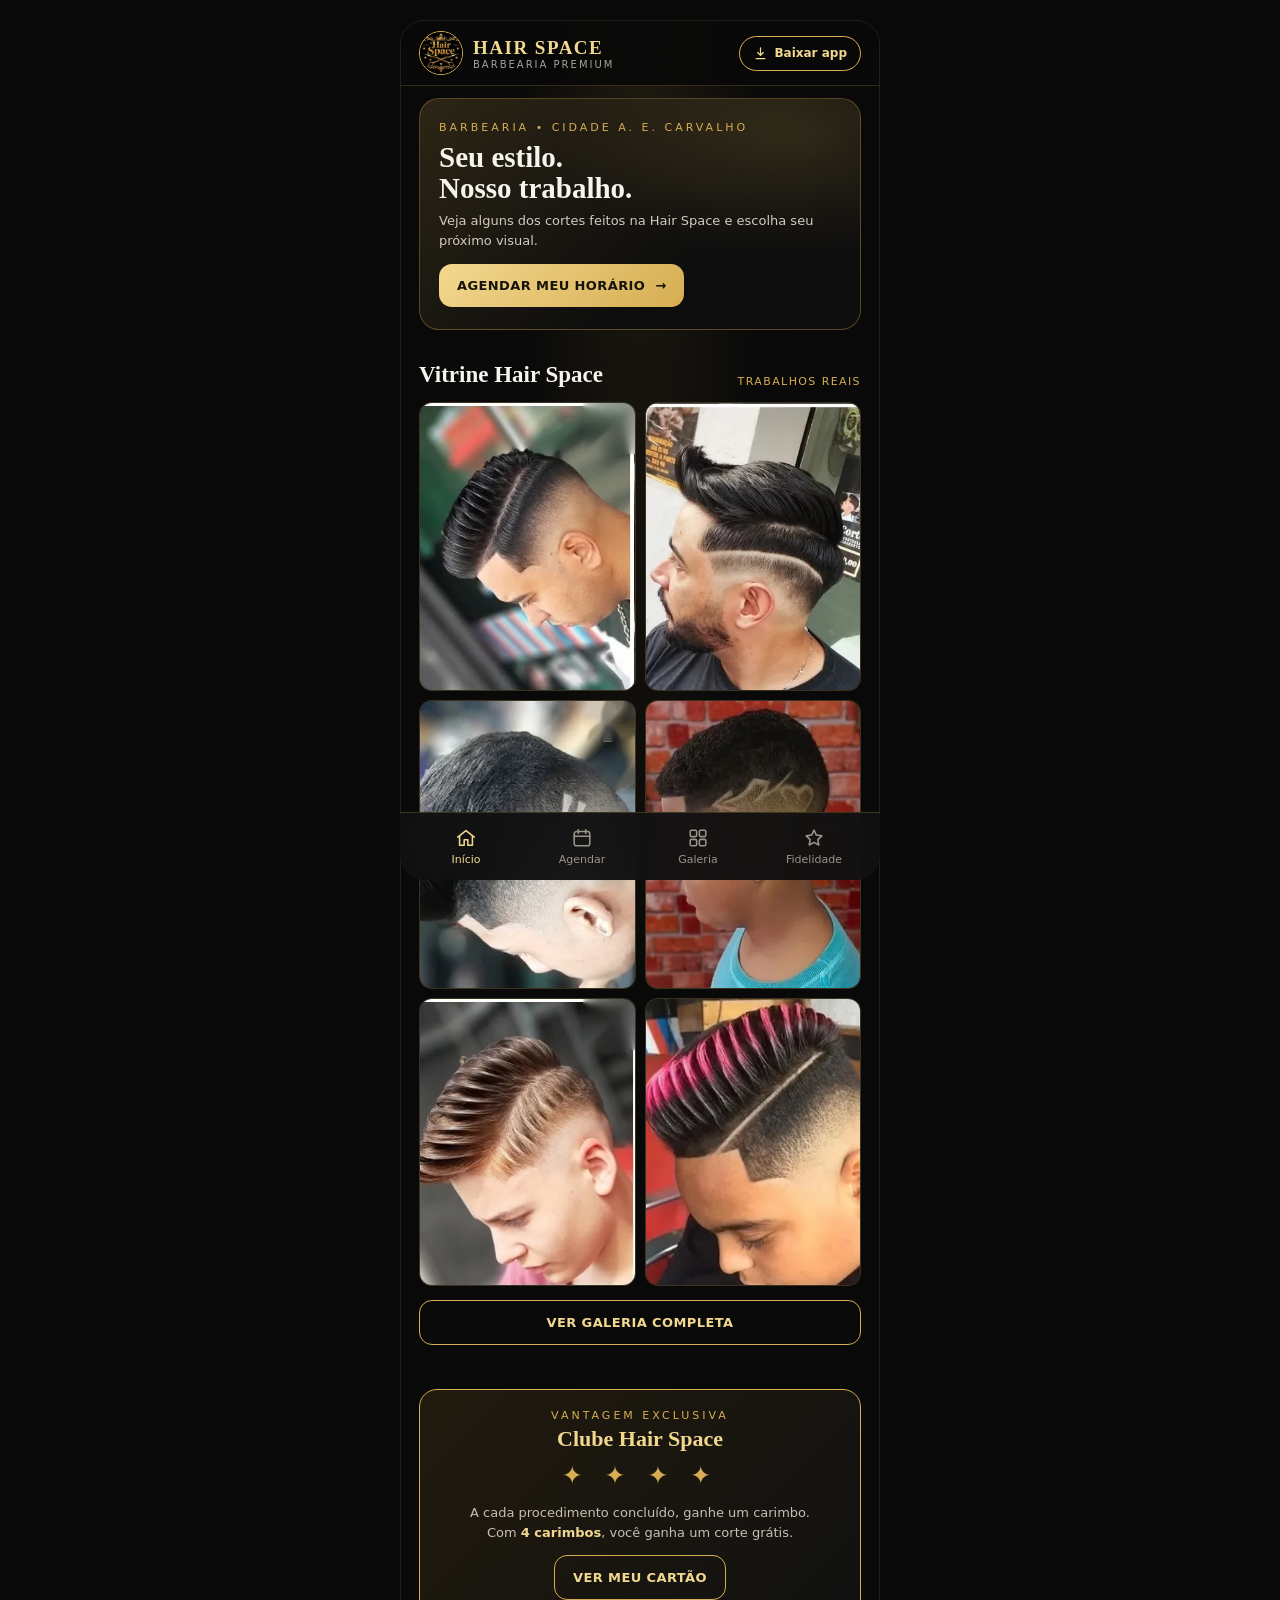
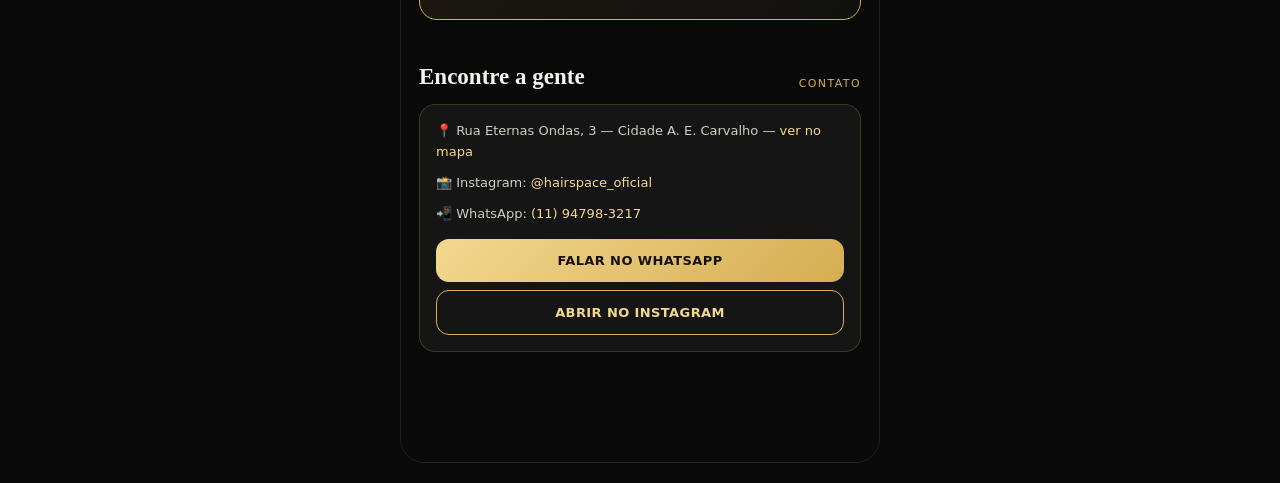
<file: index (3).html>
<!doctype html>
<html lang="pt-BR">
<head>
<meta charset="utf-8">
<meta name="viewport" content="width=device-width,initial-scale=1,viewport-fit=cover">
<meta name="theme-color" content="#090909">
<title>Hair Space | Barbearia Premium</title>
<meta name="description" content="Hair Space, barbearia na Cidade A. E. Carvalho. Cortes, barba e sobrancelha. Veja nossos trabalhos e agende seu horário pelo WhatsApp.">
<link rel="manifest" href="manifest.webmanifest">
<link rel="icon" type="image/png" sizes="48x48" href="favicon-48.png">
<link rel="apple-touch-icon" href="apple-touch-icon.png">
<meta name="mobile-web-app-capable" content="yes">
<meta name="apple-mobile-web-app-capable" content="yes">
<meta name="apple-mobile-web-app-title" content="Hair Space">
<meta name="apple-mobile-web-app-status-bar-style" content="black-translucent">
<meta property="og:type" content="website">
<meta property="og:locale" content="pt_BR">
<meta property="og:title" content="Hair Space | Barbearia Premium">
<meta property="og:description" content="Veja nossos trabalhos e agende seu horário.">
<!-- Depois de publicar, troque pelo endereço completo: https://SEU-USUARIO.github.io/SEU-REPO/og.jpg -->
<meta property="og:image" content="og.jpg">
<style>
:root{
  --bg:#090909;--panel:#151515;--panel2:#1d1b16;
  --gold:#d6ad52;--gold2:#f2d88f;--text:#f7f4ed;--muted:#a8a39a;
  --line:rgba(214,173,82,.22);
  --safe-top:env(safe-area-inset-top,0px);--safe-bottom:env(safe-area-inset-bottom,0px);
}
*{box-sizing:border-box}
html{scroll-behavior:smooth;-webkit-text-size-adjust:100%}
body{margin:0;background:var(--bg);color:var(--text);font-family:Inter,system-ui,-apple-system,"Segoe UI",Roboto,sans-serif}
button,a,input,select{font:inherit}
a{color:inherit}
:focus-visible{outline:2px solid var(--gold2);outline-offset:3px;border-radius:6px}
.sr-only{position:absolute;width:1px;height:1px;overflow:hidden;clip:rect(0 0 0 0);white-space:nowrap}
[hidden]{display:none!important}

.app{max-width:480px;margin:auto;min-height:100vh;padding-bottom:calc(88px + var(--safe-bottom));background:radial-gradient(ellipse at 50% -10%,rgba(214,173,82,.12),transparent 38%),var(--bg)}

header{position:sticky;top:0;z-index:10;background:rgba(9,9,9,.94);backdrop-filter:blur(16px);-webkit-backdrop-filter:blur(16px);border-bottom:1px solid var(--line);padding:calc(10px + var(--safe-top)) 18px 10px;display:flex;align-items:center;justify-content:space-between;gap:10px}
.brand{display:flex;align-items:center;gap:10px;min-width:0}
.brand img{width:44px;height:44px;object-fit:cover;border-radius:50%;border:1px solid var(--gold);background:#000;flex:none}
.brand strong{display:block;letter-spacing:1.5px;color:var(--gold2);font-family:Georgia,serif;font-size:19px}
.brand small{display:block;color:var(--muted);font-size:10px;letter-spacing:2px;text-transform:uppercase}
.install-btn{display:inline-flex;align-items:center;gap:6px;flex:none;border:1px solid var(--gold);background:transparent;color:var(--gold2);border-radius:99px;padding:9px 13px;font-size:12px;font-weight:700;cursor:pointer}
.install-btn svg{width:15px;height:15px}

section{padding:22px 18px}
.hero{padding-top:12px;padding-bottom:10px}
.hero-card{border:1px solid rgba(214,173,82,.35);border-radius:20px;overflow:hidden;background:linear-gradient(145deg,#201b11,#0d0d0d 70%);position:relative;display:flex;flex-direction:column;justify-content:center;padding:22px 19px}
.hero-card:before{content:"";position:absolute;inset:0;background:radial-gradient(ellipse at 85% 15%,rgba(214,173,82,.16),transparent 45%),linear-gradient(135deg,rgba(214,173,82,.07),transparent 60%)}
.hero-content{position:relative;z-index:1}
.eyebrow{color:var(--gold);font-size:11px;letter-spacing:3px;text-transform:uppercase}
.hero h1{font:bold 29px/1.06 Georgia,serif;margin:8px 0}
.hero p{color:#d0cbc1;font-size:13px;line-height:1.5;margin:0 0 14px}

.btn{display:inline-flex;align-items:center;justify-content:center;text-decoration:none;border:0;border-radius:13px;padding:14px 18px;background:linear-gradient(135deg,var(--gold2),var(--gold));color:#17120a;font-weight:800;font-size:13px;letter-spacing:.4px;cursor:pointer}
.btn.secondary{background:transparent;border:1px solid var(--gold);color:var(--gold2)}
.btn.block{width:100%}

.section-head{display:flex;align-items:end;justify-content:space-between;margin-bottom:14px;gap:10px}
.section-head h2{margin:0;font:bold 23px Georgia,serif}
.section-head span,.section-head a{font-size:11px;color:var(--gold);letter-spacing:1.4px;text-transform:uppercase;text-decoration:none;white-space:nowrap}

.services{display:grid;gap:9px}
.service{display:flex;align-items:center;justify-content:space-between;gap:12px;padding:15px;background:var(--panel);border:1px solid var(--line);border-radius:14px}
.service strong{font-size:14px}
.service small{display:block;color:var(--muted);font-size:12px;margin-top:4px}
.price{color:var(--gold2);font-weight:800;white-space:nowrap}

.gallery{display:grid;grid-template-columns:repeat(2,minmax(0,1fr));gap:9px}
.gallery img{width:100%;height:auto;aspect-ratio:3/4;object-fit:cover;object-position:center 28%;border-radius:13px;border:1px solid var(--line);display:block;background:#111}
.gallery-more{margin-top:14px}

.loyalty{border:1px solid var(--gold);border-radius:18px;padding:19px;background:linear-gradient(135deg,#211b0e,#111);text-align:center}
.loyalty .stars{color:var(--gold);font-size:25px;letter-spacing:7px;margin:9px}
.loyalty h3{font:bold 22px Georgia,serif;color:var(--gold2);margin:4px}
.loyalty p{color:#c7c0b2;font-size:13px;line-height:1.5}
.loyalty strong{color:var(--gold2)}

.install-card{display:flex;align-items:center;gap:14px;border:1px solid var(--line);border-radius:16px;padding:14px;background:var(--panel)}
.install-card img{width:56px;height:56px;border-radius:14px;flex:none;border:1px solid var(--line)}
.install-card h3{margin:0 0 3px;font:bold 16px Georgia,serif;color:var(--gold2)}
.install-card p{margin:0;font-size:12px;color:var(--muted);line-height:1.4}
.install-card .btn{padding:11px 14px;flex:none}

.contact{background:var(--panel);border:1px solid var(--line);border-radius:16px;padding:16px}
.contact p{font-size:13px;color:#d2ccc1;line-height:1.6;margin:0 0 10px}
.contact a{color:var(--gold2);text-decoration:none}
.contact a.btn{color:#17120a}
.contact a.btn.secondary{color:var(--gold2)}
.contact .btn{margin-top:4px}
.contact .btn+.btn{margin-top:8px}

.bottom{position:fixed;bottom:0;left:50%;transform:translateX(-50%);width:min(100%,480px);display:grid;grid-template-columns:repeat(4,1fr);padding:9px 8px calc(9px + var(--safe-bottom));background:rgba(17,17,17,.97);backdrop-filter:blur(18px);-webkit-backdrop-filter:blur(18px);border-top:1px solid var(--line);z-index:20}
.bottom a{display:flex;flex-direction:column;align-items:center;gap:4px;text-decoration:none;color:#9a948a;font-size:11px;padding:5px 2px}
.bottom svg{width:22px;height:22px;fill:none;stroke:currentColor;stroke-width:1.7;stroke-linecap:round;stroke-linejoin:round}
.bottom a[aria-current="page"]{color:var(--gold2)}

.screen{display:none}
.screen.active{display:block}
.screen h2:focus{outline:none}

.booking{display:grid;gap:14px}
.booking label{font-size:12px;color:var(--gold2);letter-spacing:1px;text-transform:uppercase}
.booking input,.booking select{display:block;width:100%;margin-top:6px;padding:13px;border:1px solid var(--line);border-radius:11px;background:#171717;color:#fff;font-size:16px}
.booking .hint{display:block;margin-top:5px;font-size:12px;color:#e0a96a;text-transform:none;letter-spacing:0}
.rules{margin:14px 0 0;padding:0;list-style:none}
.rules li{font-size:12px;color:var(--muted);line-height:1.5;padding-left:16px;position:relative;margin-top:4px}
.rules li:before{content:"✦";position:absolute;left:0;color:var(--gold);font-size:9px;top:3px}
.note{font-size:12px;color:var(--muted);line-height:1.5;margin-top:12px}

dialog.sheet{width:min(92vw,420px);border:1px solid var(--gold);border-radius:20px;background:#121212;color:var(--text);padding:22px 20px 18px}
dialog.sheet::backdrop{background:rgba(0,0,0,.72)}
.sheet h3{margin:0 0 6px;font:bold 21px Georgia,serif;color:var(--gold2)}
.sheet p{margin:0 0 12px;font-size:13px;color:#cfc9be;line-height:1.5}
.sheet ol{margin:0 0 16px;padding-left:20px;font-size:14px;line-height:1.7;color:#e8e3d8}
.sheet strong{color:var(--gold2)}

@media(min-width:600px){
  body{padding:20px 0}
  .app{border:1px solid #242018;border-radius:24px;overflow:hidden;min-height:calc(100vh - 40px)}
  .bottom{bottom:20px;border-radius:0 0 24px 24px}
}
@media(prefers-reduced-motion:reduce){html{scroll-behavior:auto}}

</style>
<script type="application/ld+json">
{"@context":"https://schema.org","@type":"HairSalon","name":"Hair Space","description":"Barbearia premium: cortes, barba e sobrancelha.","telephone":"+5511947983217","address":{"@type":"PostalAddress","streetAddress":"Rua Eternas Ondas, 3","addressLocality":"São Paulo","addressRegion":"SP","addressCountry":"BR"},"sameAs":["https://instagram.com/hairspace_oficial"]}
</script>
</head>
<body>
<main class="app">

<header>
  <div class="brand">
    <img src="[data-uri]" width="44" height="44" alt="Logo Hair Space">
    <div><strong>HAIR SPACE</strong><small>Barbearia premium</small></div>
  </div>
  <button class="install-btn" type="button" data-install hidden>
    <svg viewBox="0 0 24 24" fill="none" stroke="currentColor" stroke-width="2" stroke-linecap="round" stroke-linejoin="round" aria-hidden="true"><path d="M12 3v12m0 0-4.5-4.5M12 15l4.5-4.5M5 20h14"/></svg>
    Baixar app
  </button>
</header>

<!-- INÍCIO -->
<div id="home" class="screen active">
  <section class="hero">
    <div class="hero-card"><div class="hero-content">
      <div class="eyebrow">Barbearia • Cidade A. E. Carvalho</div>
      <h1>Seu estilo.<br>Nosso trabalho.</h1>
      <p>Veja alguns dos cortes feitos na Hair Space e escolha seu próximo visual.</p>
      <a class="btn" href="#agendar">AGENDAR MEU HORÁRIO&nbsp; →</a>
    </div></div>
  </section>

  <section>
    <div class="section-head"><h2>Vitrine Hair Space</h2><span>Trabalhos reais</span></div>
    <div class="gallery" id="vitrine"></div>
    <a class="btn secondary block gallery-more" href="#galeria">VER GALERIA COMPLETA</a>
  </section>

  <section>
    <div class="loyalty">
      <div class="eyebrow">Vantagem exclusiva</div>
      <h3>Clube Hair Space</h3>
      <div class="stars" aria-hidden="true">✦ ✦ ✦ ✦</div>
      <p>A cada procedimento concluído, ganhe um carimbo.<br>Com <strong>4 carimbos</strong>, você ganha um corte grátis.</p>
      <a class="btn secondary" href="#fidelidade">VER MEU CARTÃO</a>
    </div>
  </section>

  <section>
    <div class="section-head"><h2>Encontre a gente</h2><span>Contato</span></div>
    <div class="contact" id="contato"></div>
  </section>
</div>

<!-- AGENDAR -->
<div id="agendar" class="screen">
  <section>
    <div class="section-head"><h2 tabindex="-1">Agende seu horário</h2><span>Reserva</span></div>
    <form class="booking" id="booking" novalidate>
      <label>Seu nome<input id="nome" required autocomplete="given-name" placeholder="Como podemos te chamar?"></label>
      <label>Serviço<select id="servico"></select></label>
      <label>Barbeiro<select id="barbeiro"></select></label>
      <label>Data<input id="data" type="date" required><span class="hint" id="dataHint" hidden></span></label>
      <label>Horário<select id="hora"></select></label>
      <button class="btn" type="submit">CONTINUAR PELO WHATSAPP →</button>
    </form>
    <ul class="rules" id="regras"></ul>
    <p class="note">Seu pedido é enviado pelo WhatsApp. O horário só fica garantido depois da confirmação da barbearia.</p>
  </section>
</div>

<!-- GALERIA -->
<div id="galeria" class="screen">
  <section>
    <div class="section-head"><h2 tabindex="-1">Nosso portfólio</h2><span>Hair Space</span></div>
    <div class="gallery" id="galeriaGrid"></div>
  </section>
</div>

<!-- FIDELIDADE -->
<div id="fidelidade" class="screen">
  <section>
    <div class="loyalty">
      <div class="eyebrow">Cartão fidelidade</div>
      <h3 tabindex="-1">Hair Space VIP</h3>
      <p>Seu progresso aparece aqui quando o sistema de clientes estiver conectado.</p>
      <div class="stars" aria-hidden="true">○ ○ ○ ○</div>
      <p><strong>0 de 4 carimbos</strong><br>Ganhe um carimbo por procedimento concluído.</p>
    </div>
    <p class="note">Os carimbos desta tela são ilustrativos por enquanto. Na versão conectada, somente a equipe poderá registrar serviços realizados e liberar recompensas.</p>
    <a class="btn block" style="margin-top:14px" href="#agendar">AGENDAR UM SERVIÇO</a>
  </section>
</div>

<noscript><section><p class="note">Ative o JavaScript para ver o app. Enquanto isso, fale com a gente: <a href="https://wa.me/5511947983217">WhatsApp (11) 94798-3217</a>.</p></section></noscript>

<nav class="bottom" aria-label="Navegação principal">
  <a href="#home" data-screen="home"><svg viewBox="0 0 24 24" aria-hidden="true"><path d="M3 11 12 4l9 7"/><path d="M5 10v10h5v-6h4v6h5V10"/></svg>Início</a>
  <a href="#agendar" data-screen="agendar"><svg viewBox="0 0 24 24" aria-hidden="true"><rect x="3.5" y="5" width="17" height="15.5" rx="2.5"/><path d="M3.5 10h17M8 3v4M16 3v4"/></svg>Agendar</a>
  <a href="#galeria" data-screen="galeria"><svg viewBox="0 0 24 24" aria-hidden="true"><rect x="3.5" y="3.5" width="7" height="7" rx="1.5"/><rect x="13.5" y="3.5" width="7" height="7" rx="1.5"/><rect x="3.5" y="13.5" width="7" height="7" rx="1.5"/><rect x="13.5" y="13.5" width="7" height="7" rx="1.5"/></svg>Galeria</a>
  <a href="#fidelidade" data-screen="fidelidade"><svg viewBox="0 0 24 24" aria-hidden="true"><path d="m12 3.5 2.6 5.3 5.9.9-4.3 4.1 1 5.8L12 16.8 6.8 19.6l1-5.8L3.5 9.7l5.9-.9z"/></svg>Fidelidade</a>
</nav>
</main>

<!-- Como instalar -->
<dialog class="sheet" id="installSheet" aria-labelledby="installTitle">
  <h3 id="installTitle">Instalar o app</h3>
  <p id="installIntro"></p>
  <ol id="installSteps"></ol>
  <button class="btn block" type="button" id="installClose">ENTENDI</button>
</dialog>

<script>
/* ============================================================
   HAIR SPACE — CONFIGURAÇÃO
   Edite aqui telefone, preços, barbeiros, horários e fotos.
   Não precisa mexer no resto do código.
   ============================================================ */
window.HAIRSPACE = {
  nome: "Hair Space",

  // WhatsApp somente com números: 55 + DDD + número
  whatsapp: "5511947983217",
  whatsappExibicao: "(11) 94798-3217",
  instagram: "hairspace_oficial",

  endereco: "Rua Eternas Ondas, 3 — Cidade A. E. Carvalho",
  mapaUrl: "https://www.google.com/maps/search/?api=1&query=Rua+Eternas+Ondas+3+Cidade+A.E.+Carvalho+S%C3%A3o+Paulo",

  // Horário de funcionamento exibido na página (deixe "" para esconder)
  horarioFuncionamento: "",

  // Dias fechados: 0=domingo, 1=segunda ... 6=sábado. Exemplo: [0] fecha aos domingos
  diasFechados: [],

  // Horários oferecidos no agendamento
  horarios: ["09:00","10:00","11:00","14:00","15:00","16:00","17:00","18:00"],

  // Barbeiros (CONFIRMAR nomes reais antes de publicar)
  barbeiros: ["Qualquer disponível","Carlos","Rafael","Diego"],

  // Serviços e preços (CONFIRMAR valores antes de publicar)
  servicos: [
    { nome: "Corte de cabelo", desc: "Acabamento e estilo",    preco: 45 },
    { nome: "Barba",           desc: "Desenho e finalização",  preco: 30 },
    { nome: "Corte + barba",   desc: "Visual completo",        preco: 70 },
    { nome: "Sobrancelha",     desc: "Design e acabamento",    preco: 15 }
  ],

  // Regras exibidas abaixo do formulário (extraídas do cartaz "Agenda Dezembro" — CONFIRMAR)
  regras: [
    "Tolerância de 10 minutos de atraso.",
    "Em caso de falta, avise com pelo menos 24 horas de antecedência."
  ],

  // Fotos da vitrine (tela inicial) — as que aparecem em destaque
  vitrine: [
    { src: "social-risca.webp", alt: "Pompadour ondulado com degradê" },
    { src: "risco-duplo.webp", alt: "Corte com risca e barba" },
    { src: "risco-duplo-fino.webp", alt: "Degradê com risco duplo" },
    { src: "degrade-desenho.webp", alt: "Degradê com desenho" },
    { src: "pompadour-degrade.webp", alt: "Pompadour com degradê" },
    { src: "mechas-rosas.webp", alt: "Corte com mechas rosas" }
  ],

  // Galeria completa: as 6 da vitrine + todas as outras.
  galeria: [
    "social-risca.webp|Pompadour ondulado com degradê",
    "risco-duplo.webp|Corte com risca e barba",
    "risco-duplo-fino.webp|Degradê com risco duplo",
    "degrade-desenho.webp|Degradê com desenho",
    "pompadour-degrade.webp|Pompadour com degradê",
    "mechas-rosas.webp|Corte com mechas rosas",
    "risca-lateral-barba.webp|Corte com risca lateral",
    "cacheado-tijolinho.webp|Corte texturizado com risca",
    "social-lateral.webp|Corte social com degradê",
    "cacheado-volume.webp|Cabelo com volume e degradê",
    "classico-franja.webp|Corte clássico com franja",
    "corte-lateral.webp|Corte com acabamento lateral",
    "degrade-oculos.webp|Degradê com desenho",
    "cacheado-degrade.webp|Cacheado com degradê",
    "navalha-acabamento.webp|Acabamento na navalha",
    "risca-marcada.webp|Degradê com risca marcada",
    "degrade-risca.webp|Degradê com risca e desenho",
    "nosso-espaco.webp|Interior da barbearia"
  ]
};

(function () {
  "use strict";
  var C = window.HAIRSPACE;
  var $ = function (s, r) { return (r || document).querySelector(s); };
  var $$ = function (s, r) { return Array.prototype.slice.call((r || document).querySelectorAll(s)); };
  var brl = function (n) { return "R$ " + n; };

  /* ---------- Conteúdo a partir da config ---------- */
  function imgTag(src, alt, pos) {
    var style = pos ? ' style="object-position:' + pos + '"' : "";
    return '<img src="' + src + '" alt="' + alt + '" width="360" height="480" loading="lazy" decoding="async" onerror="this.style.display=\'none\'"' + style + ">";
  }
  $("#vitrine").innerHTML = C.vitrine.map(function (f) { return imgTag(f.src, f.alt, f.pos); }).join("");
  $("#galeriaGrid").innerHTML = C.galeria.map(function (l) {
    var p = l.split("|"); return imgTag(p[0], p[1] || "Trabalho da Hair Space");
  }).join("");
  $("#servico").innerHTML = C.servicos.map(function (s) {
    return "<option>" + s.nome + " — " + brl(s.preco) + "</option>";
  }).join("");
  $("#barbeiro").innerHTML = C.barbeiros.map(function (b) { return "<option>" + b + "</option>"; }).join("");
  $("#regras").innerHTML = (C.regras || []).map(function (r) { return "<li>" + r + "</li>"; }).join("");

  var wa = "https://wa.me/" + C.whatsapp;
  $("#contato").innerHTML =
    "<p>📍 " + C.endereco + ' — <a href="' + C.mapaUrl + '" target="_blank" rel="noopener">ver no mapa</a></p>' +
    (C.horarioFuncionamento ? "<p>🕘 " + C.horarioFuncionamento + "</p>" : "") +
    '<p>📸 Instagram: <a href="https://instagram.com/' + C.instagram + '" target="_blank" rel="noopener">@' + C.instagram + "</a></p>" +
    '<p>📲 WhatsApp: <a href="' + wa + '" target="_blank" rel="noopener">' + C.whatsappExibicao + "</a></p>" +
    '<a class="btn block" href="' + wa + "?text=" + encodeURIComponent("Olá, quero agendar um horário na Hair Space.") + '" target="_blank" rel="noopener">FALAR NO WHATSAPP</a>' +
    '<a class="btn secondary block" href="https://www.instagram.com/' + C.instagram + '" target="_blank" rel="noopener">ABRIR NO INSTAGRAM</a>';

  /* ---------- Navegação (hash) ---------- */
  var screens = ["home", "agendar", "galeria", "fidelidade"];
  function route() {
    var id = location.hash.replace("#", "");
    if (screens.indexOf(id) < 0) id = "home";
    $$(".screen").forEach(function (s) { s.classList.toggle("active", s.id === id); });
    $$(".bottom a").forEach(function (a) {
      if (a.dataset.screen === id) a.setAttribute("aria-current", "page"); else a.removeAttribute("aria-current");
    });
    window.scrollTo(0, 0);
    var h = $("#" + id + " h2[tabindex], #" + id + " h3[tabindex]");
    if (h && document.readyState === "complete") h.focus({ preventScroll: true });
  }
  window.addEventListener("hashchange", route);
  route();

  /* ---------- Agendamento ---------- */
  var dataEl = $("#data"), horaEl = $("#hora"), hint = $("#dataHint");
  function iso(d) { return new Date(d.getTime() - d.getTimezoneOffset() * 60000).toISOString().slice(0, 10); }
  dataEl.min = iso(new Date());

  function fillHours() {
    var now = new Date(), v = dataEl.value, slots = C.horarios.slice();
    hint.hidden = true; dataEl.setCustomValidity("");
    if (v) {
      var d = new Date(v + "T12:00:00");
      if (C.diasFechados.indexOf(d.getDay()) >= 0) {
        slots = []; hint.textContent = "Fechado neste dia. Escolha outra data."; hint.hidden = false;
        dataEl.setCustomValidity("Dia fechado");
      } else if (v === iso(now)) {
        slots = slots.filter(function (h) {
          var p = h.split(":"); var t = new Date(); t.setHours(+p[0], +p[1], 0, 0); return t > now;
        });
        if (!slots.length) { hint.textContent = "Não há mais horários hoje. Escolha outra data."; hint.hidden = false; }
      }
    }
    horaEl.innerHTML = slots.length ? slots.map(function (h) { return "<option>" + h + "</option>"; }).join("") : "<option value=''>Sem horários</option>";
    horaEl.disabled = !slots.length;
  }
  dataEl.addEventListener("change", fillHours);
  fillHours();

  $("#booking").addEventListener("submit", function (e) {
    e.preventDefault();
    var nome = $("#nome").value.trim();
    if (!nome) { $("#nome").focus(); return; }
    if (!dataEl.value) { dataEl.focus(); return; }
    if (!dataEl.checkValidity() || horaEl.disabled || !horaEl.value) { dataEl.focus(); return; }
    var d = new Date(dataEl.value + "T12:00:00").toLocaleDateString("pt-BR");
    var texto = [
      "Olá, Hair Space! Quero solicitar um agendamento.", "",
      "Nome: " + nome,
      "Serviço: " + $("#servico").value,
      "Barbeiro: " + $("#barbeiro").value,
      "Data: " + d,
      "Horário desejado: " + horaEl.value, "",
      "Podem confirmar a disponibilidade?"
    ].join("\n");
    var a = document.createElement("a");
    a.href = wa + "?text=" + encodeURIComponent(texto);
    a.target = "_blank"; a.rel = "noopener";
    document.body.appendChild(a); a.click(); a.remove();
  });

  /* ---------- Instalar app (PWA) ---------- */
  var deferred = null;
  var ua = navigator.userAgent || "";
  var isIOS = /iPhone|iPad|iPod/.test(ua) || (navigator.platform === "MacIntel" && navigator.maxTouchPoints > 1);
  var inApp = /Instagram|FBAN|FBAV|FB_IAB|Line\/|MicroMessenger|TikTok/i.test(ua);
  var isAndroid = /Android/.test(ua);
  function isInstalled() {
    return window.matchMedia("(display-mode: standalone)").matches || window.navigator.standalone === true;
  }
  function syncInstallUI() {
    var show = !isInstalled();
    $$("[data-install]").forEach(function (b) { b.hidden = !show; });
    $$("[data-install-section]").forEach(function (s) { s.hidden = !show; });
  }
  syncInstallUI();
  window.addEventListener("beforeinstallprompt", function (e) { e.preventDefault(); deferred = e; });
  window.addEventListener("appinstalled", function () { deferred = null; syncInstallUI(); });

  var sheet = $("#installSheet");
  function openSheet(titulo, intro, passos) {
    $("#installTitle").textContent = titulo;
    $("#installIntro").textContent = intro;
    $("#installSteps").innerHTML = passos.map(function (p) { return "<li>" + p + "</li>"; }).join("");
    if (sheet.showModal) sheet.showModal(); else sheet.setAttribute("open", "");
  }
  $("#installClose").addEventListener("click", function () { sheet.close ? sheet.close() : sheet.removeAttribute("open"); });
  sheet.addEventListener("click", function (e) { if (e.target === sheet) sheet.close(); });

  function onInstall() {
    if (deferred) {
      var p = deferred; deferred = null;
      p.prompt();
      p.userChoice.then(syncInstallUI);
      return;
    }
    if (inApp) {
      openSheet("Abra no navegador", "O navegador do Instagram não permite instalar apps. Abra esta página no " + (isIOS ? "Safari" : "Chrome") + ":",
        ["Toque nos <strong>três pontinhos</strong> (⋯ ou ⋮) no canto da tela", "Escolha <strong>Abrir no navegador</strong>", "Depois toque em <strong>Baixar app</strong> de novo"]);
    } else if (isIOS) {
      openSheet("Instalar no iPhone", "No iPhone, a instalação é feita pelo Safari:",
        ["Abra esta página no <strong>Safari</strong>", "Toque no botão <strong>Compartilhar</strong> (quadrado com seta)", "Escolha <strong>Adicionar à Tela de Início</strong>", "Toque em <strong>Adicionar</strong>"]);
    } else if (isAndroid) {
      openSheet("Instalar no Android", "Se a janela de instalação não abriu sozinha, faça pelo Chrome:",
        ["Toque nos <strong>três pontinhos</strong> (⋮) no canto superior", "Escolha <strong>Instalar app</strong>. Não use \"Adicionar à tela inicial\", que cria só um atalho sem a logo", "Confirme em <strong>Instalar</strong>", "Se <strong>Instalar app</strong> não aparecer, o app já está instalado. Desinstale o antigo em Configurações → Apps → Hair Space e tente de novo"]);
    } else {
      openSheet("Instalar no computador", "No Chrome ou Edge:",
        ["Clique no ícone de <strong>instalar</strong> na barra de endereço", "Ou abra o menu ⋮ e escolha <strong>Instalar Hair Space</strong>"]);
    }
  }
  $$("[data-install]").forEach(function (b) { b.addEventListener("click", onInstall); });

  /* ---------- Service worker ---------- */
  if ("serviceWorker" in navigator && (location.protocol === "https:" || location.hostname === "localhost")) {
    window.addEventListener("load", function () { navigator.serviceWorker.register("sw.js").catch(function () {}); });
  }
})();

</script>
</body>
</html>
</file>
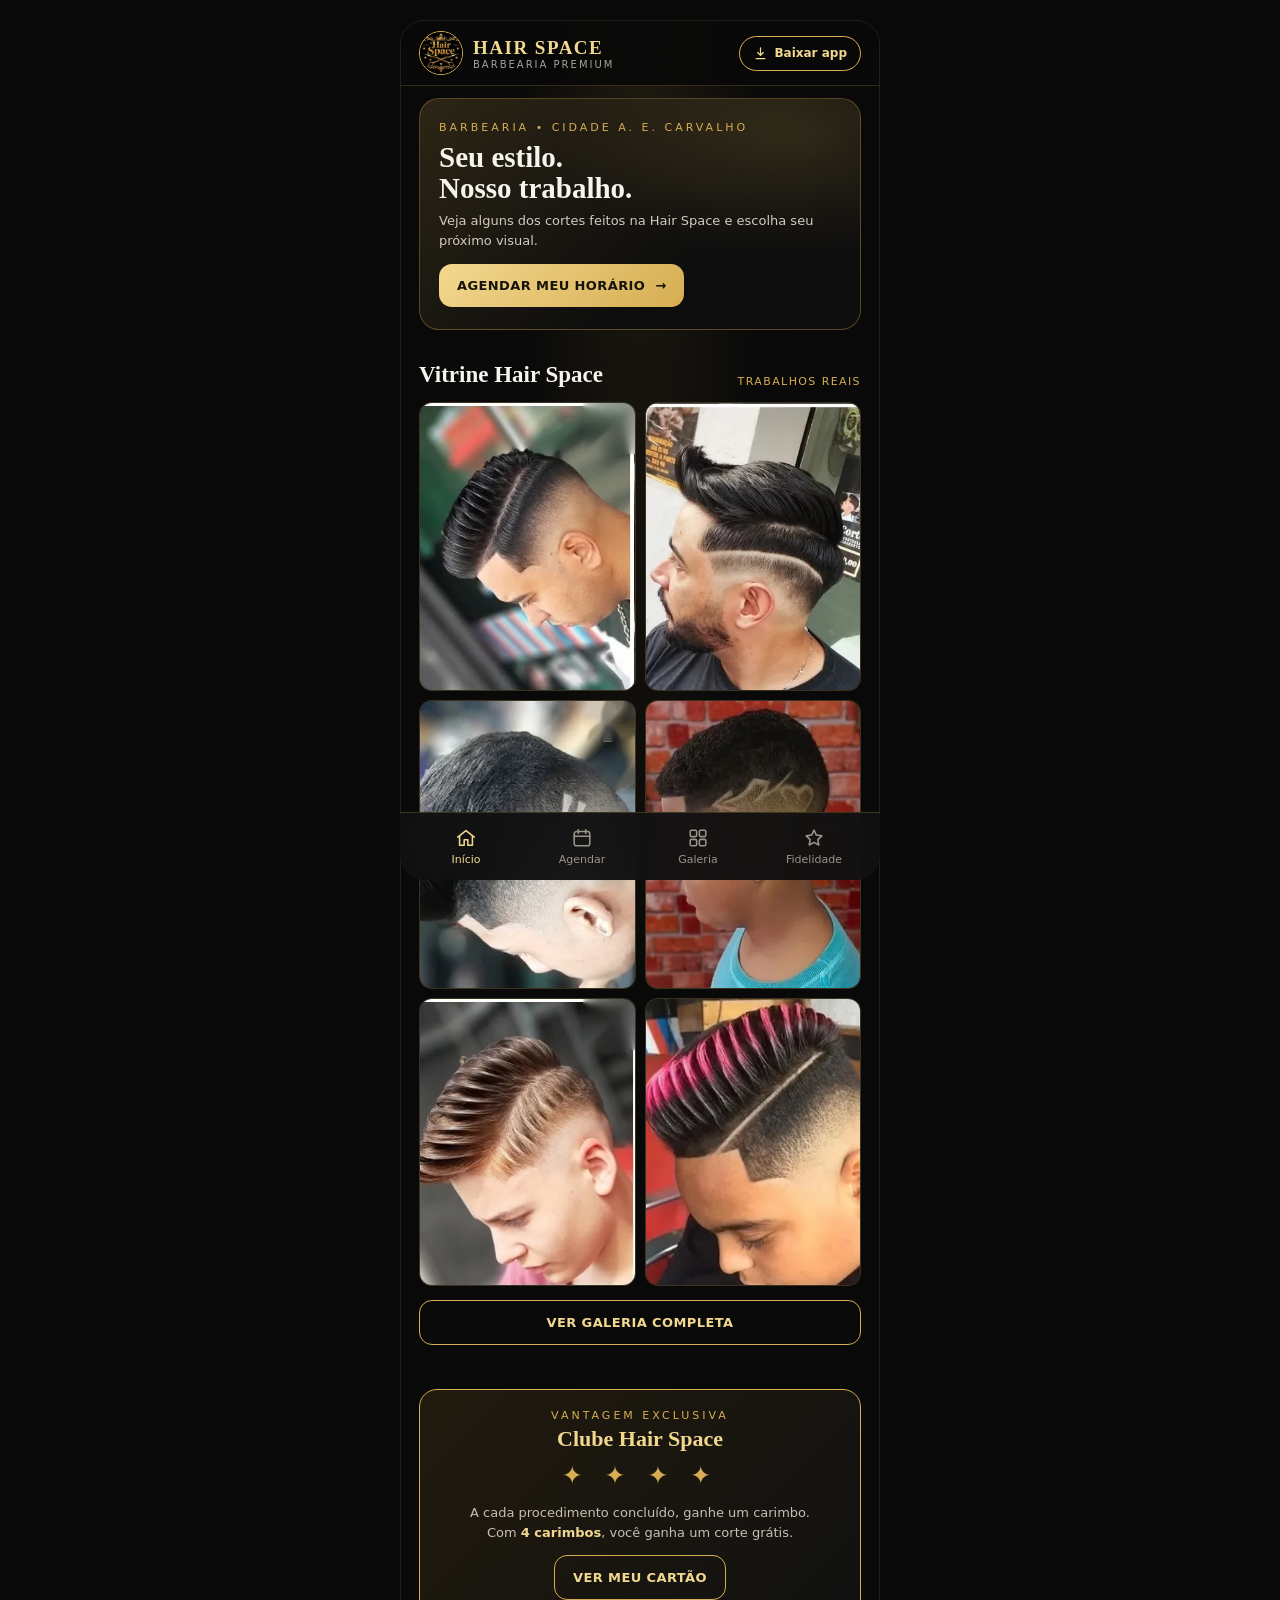
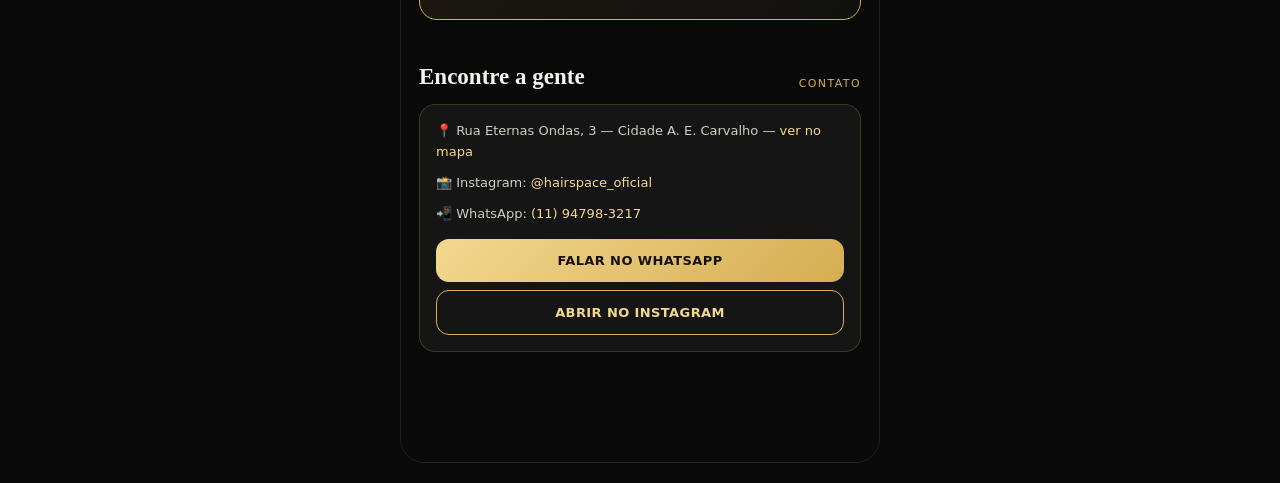
<file: index%20(2).html>
<!doctype html>
<html lang="pt-BR">
<head>
<meta charset="utf-8">
<meta name="viewport" content="width=device-width,initial-scale=1,viewport-fit=cover">
<meta name="theme-color" content="#090909">
<title>Hair Space | Barbearia Premium</title>
<meta name="description" content="Hair Space, barbearia na Cidade A. E. Carvalho. Cortes, barba e sobrancelha. Veja nossos trabalhos e agende seu horário pelo WhatsApp.">
<link rel="manifest" href="manifest.webmanifest">
<link rel="icon" type="image/png" sizes="48x48" href="favicon-48.png">
<link rel="apple-touch-icon" href="apple-touch-icon.png">
<meta name="mobile-web-app-capable" content="yes">
<meta name="apple-mobile-web-app-capable" content="yes">
<meta name="apple-mobile-web-app-title" content="Hair Space">
<meta name="apple-mobile-web-app-status-bar-style" content="black-translucent">
<meta property="og:type" content="website">
<meta property="og:locale" content="pt_BR">
<meta property="og:title" content="Hair Space | Barbearia Premium">
<meta property="og:description" content="Veja nossos trabalhos e agende seu horário.">
<!-- Depois de publicar, troque pelo endereço completo: https://SEU-USUARIO.github.io/SEU-REPO/og.jpg -->
<meta property="og:image" content="og.jpg">
<style>
:root{
  --bg:#090909;--panel:#151515;--panel2:#1d1b16;
  --gold:#d6ad52;--gold2:#f2d88f;--text:#f7f4ed;--muted:#a8a39a;
  --line:rgba(214,173,82,.22);
  --safe-top:env(safe-area-inset-top,0px);--safe-bottom:env(safe-area-inset-bottom,0px);
}
*{box-sizing:border-box}
html{scroll-behavior:smooth;-webkit-text-size-adjust:100%}
body{margin:0;background:var(--bg);color:var(--text);font-family:Inter,system-ui,-apple-system,"Segoe UI",Roboto,sans-serif}
button,a,input,select{font:inherit}
a{color:inherit}
:focus-visible{outline:2px solid var(--gold2);outline-offset:3px;border-radius:6px}
.sr-only{position:absolute;width:1px;height:1px;overflow:hidden;clip:rect(0 0 0 0);white-space:nowrap}
[hidden]{display:none!important}

.app{max-width:480px;margin:auto;min-height:100vh;padding-bottom:calc(88px + var(--safe-bottom));background:radial-gradient(ellipse at 50% -10%,rgba(214,173,82,.12),transparent 38%),var(--bg)}

header{position:sticky;top:0;z-index:10;background:rgba(9,9,9,.94);backdrop-filter:blur(16px);-webkit-backdrop-filter:blur(16px);border-bottom:1px solid var(--line);padding:calc(10px + var(--safe-top)) 18px 10px;display:flex;align-items:center;justify-content:space-between;gap:10px}
.brand{display:flex;align-items:center;gap:10px;min-width:0}
.brand img{width:44px;height:44px;object-fit:cover;border-radius:50%;border:1px solid var(--gold);background:#000;flex:none}
.brand strong{display:block;letter-spacing:1.5px;color:var(--gold2);font-family:Georgia,serif;font-size:19px}
.brand small{display:block;color:var(--muted);font-size:10px;letter-spacing:2px;text-transform:uppercase}
.install-btn{display:inline-flex;align-items:center;gap:6px;flex:none;border:1px solid var(--gold);background:transparent;color:var(--gold2);border-radius:99px;padding:9px 13px;font-size:12px;font-weight:700;cursor:pointer}
.install-btn svg{width:15px;height:15px}

section{padding:22px 18px}
.hero{padding-top:12px;padding-bottom:10px}
.hero-card{border:1px solid rgba(214,173,82,.35);border-radius:20px;overflow:hidden;background:linear-gradient(145deg,#201b11,#0d0d0d 70%);position:relative;display:flex;flex-direction:column;justify-content:center;padding:22px 19px}
.hero-card:before{content:"";position:absolute;inset:0;background:radial-gradient(ellipse at 85% 15%,rgba(214,173,82,.16),transparent 45%),linear-gradient(135deg,rgba(214,173,82,.07),transparent 60%)}
.hero-content{position:relative;z-index:1}
.eyebrow{color:var(--gold);font-size:11px;letter-spacing:3px;text-transform:uppercase}
.hero h1{font:bold 29px/1.06 Georgia,serif;margin:8px 0}
.hero p{color:#d0cbc1;font-size:13px;line-height:1.5;margin:0 0 14px}

.btn{display:inline-flex;align-items:center;justify-content:center;text-decoration:none;border:0;border-radius:13px;padding:14px 18px;background:linear-gradient(135deg,var(--gold2),var(--gold));color:#17120a;font-weight:800;font-size:13px;letter-spacing:.4px;cursor:pointer}
.btn.secondary{background:transparent;border:1px solid var(--gold);color:var(--gold2)}
.btn.block{width:100%}

.section-head{display:flex;align-items:end;justify-content:space-between;margin-bottom:14px;gap:10px}
.section-head h2{margin:0;font:bold 23px Georgia,serif}
.section-head span,.section-head a{font-size:11px;color:var(--gold);letter-spacing:1.4px;text-transform:uppercase;text-decoration:none;white-space:nowrap}

.services{display:grid;gap:9px}
.service{display:flex;align-items:center;justify-content:space-between;gap:12px;padding:15px;background:var(--panel);border:1px solid var(--line);border-radius:14px}
.service strong{font-size:14px}
.service small{display:block;color:var(--muted);font-size:12px;margin-top:4px}
.price{color:var(--gold2);font-weight:800;white-space:nowrap}

.gallery{display:grid;grid-template-columns:repeat(2,minmax(0,1fr));gap:9px}
.gallery img{width:100%;height:auto;aspect-ratio:3/4;object-fit:cover;object-position:center 28%;border-radius:13px;border:1px solid var(--line);display:block;background:#111}
.gallery-more{margin-top:14px}

.loyalty{border:1px solid var(--gold);border-radius:18px;padding:19px;background:linear-gradient(135deg,#211b0e,#111);text-align:center}
.loyalty .stars{color:var(--gold);font-size:25px;letter-spacing:7px;margin:9px}
.loyalty h3{font:bold 22px Georgia,serif;color:var(--gold2);margin:4px}
.loyalty p{color:#c7c0b2;font-size:13px;line-height:1.5}
.loyalty strong{color:var(--gold2)}

.install-card{display:flex;align-items:center;gap:14px;border:1px solid var(--line);border-radius:16px;padding:14px;background:var(--panel)}
.install-card img{width:56px;height:56px;border-radius:14px;flex:none;border:1px solid var(--line)}
.install-card h3{margin:0 0 3px;font:bold 16px Georgia,serif;color:var(--gold2)}
.install-card p{margin:0;font-size:12px;color:var(--muted);line-height:1.4}
.install-card .btn{padding:11px 14px;flex:none}

.contact{background:var(--panel);border:1px solid var(--line);border-radius:16px;padding:16px}
.contact p{font-size:13px;color:#d2ccc1;line-height:1.6;margin:0 0 10px}
.contact a{color:var(--gold2);text-decoration:none}
.contact a.btn{color:#17120a}
.contact a.btn.secondary{color:var(--gold2)}
.contact .btn{margin-top:4px}
.contact .btn+.btn{margin-top:8px}

.bottom{position:fixed;bottom:0;left:50%;transform:translateX(-50%);width:min(100%,480px);display:grid;grid-template-columns:repeat(4,1fr);padding:9px 8px calc(9px + var(--safe-bottom));background:rgba(17,17,17,.97);backdrop-filter:blur(18px);-webkit-backdrop-filter:blur(18px);border-top:1px solid var(--line);z-index:20}
.bottom a{display:flex;flex-direction:column;align-items:center;gap:4px;text-decoration:none;color:#9a948a;font-size:11px;padding:5px 2px}
.bottom svg{width:22px;height:22px;fill:none;stroke:currentColor;stroke-width:1.7;stroke-linecap:round;stroke-linejoin:round}
.bottom a[aria-current="page"]{color:var(--gold2)}

.screen{display:none}
.screen.active{display:block}
.screen h2:focus{outline:none}

.booking{display:grid;gap:14px}
.booking label{font-size:12px;color:var(--gold2);letter-spacing:1px;text-transform:uppercase}
.booking input,.booking select{display:block;width:100%;margin-top:6px;padding:13px;border:1px solid var(--line);border-radius:11px;background:#171717;color:#fff;font-size:16px}
.booking .hint{display:block;margin-top:5px;font-size:12px;color:#e0a96a;text-transform:none;letter-spacing:0}
.rules{margin:14px 0 0;padding:0;list-style:none}
.rules li{font-size:12px;color:var(--muted);line-height:1.5;padding-left:16px;position:relative;margin-top:4px}
.rules li:before{content:"✦";position:absolute;left:0;color:var(--gold);font-size:9px;top:3px}
.note{font-size:12px;color:var(--muted);line-height:1.5;margin-top:12px}

dialog.sheet{width:min(92vw,420px);border:1px solid var(--gold);border-radius:20px;background:#121212;color:var(--text);padding:22px 20px 18px}
dialog.sheet::backdrop{background:rgba(0,0,0,.72)}
.sheet h3{margin:0 0 6px;font:bold 21px Georgia,serif;color:var(--gold2)}
.sheet p{margin:0 0 12px;font-size:13px;color:#cfc9be;line-height:1.5}
.sheet ol{margin:0 0 16px;padding-left:20px;font-size:14px;line-height:1.7;color:#e8e3d8}
.sheet strong{color:var(--gold2)}

@media(min-width:600px){
  body{padding:20px 0}
  .app{border:1px solid #242018;border-radius:24px;overflow:hidden;min-height:calc(100vh - 40px)}
  .bottom{bottom:20px;border-radius:0 0 24px 24px}
}
@media(prefers-reduced-motion:reduce){html{scroll-behavior:auto}}

</style>
<script type="application/ld+json">
{"@context":"https://schema.org","@type":"HairSalon","name":"Hair Space","description":"Barbearia premium: cortes, barba e sobrancelha.","telephone":"+5511947983217","address":{"@type":"PostalAddress","streetAddress":"Rua Eternas Ondas, 3","addressLocality":"São Paulo","addressRegion":"SP","addressCountry":"BR"},"sameAs":["https://instagram.com/hairspace_oficial"]}
</script>
</head>
<body>
<main class="app">

<header>
  <div class="brand">
    <img src="[data-uri]" width="44" height="44" alt="Logo Hair Space">
    <div><strong>HAIR SPACE</strong><small>Barbearia premium</small></div>
  </div>
  <button class="install-btn" type="button" data-install hidden>
    <svg viewBox="0 0 24 24" fill="none" stroke="currentColor" stroke-width="2" stroke-linecap="round" stroke-linejoin="round" aria-hidden="true"><path d="M12 3v12m0 0-4.5-4.5M12 15l4.5-4.5M5 20h14"/></svg>
    Baixar app
  </button>
</header>

<!-- INÍCIO -->
<div id="home" class="screen active">
  <section class="hero">
    <div class="hero-card"><div class="hero-content">
      <div class="eyebrow">Barbearia • Cidade A. E. Carvalho</div>
      <h1>Seu estilo.<br>Nosso trabalho.</h1>
      <p>Veja alguns dos cortes feitos na Hair Space e escolha seu próximo visual.</p>
      <a class="btn" href="#agendar">AGENDAR MEU HORÁRIO&nbsp; →</a>
    </div></div>
  </section>

  <section>
    <div class="section-head"><h2>Vitrine Hair Space</h2><span>Trabalhos reais</span></div>
    <div class="gallery" id="vitrine"></div>
    <a class="btn secondary block gallery-more" href="https://www.instagram.com/hairspace_oficial" target="_blank" rel="noopener noreferrer">VER GALERIA COMPLETA</a>
  </section>

  <section>
    <div class="loyalty">
      <div class="eyebrow">Vantagem exclusiva</div>
      <h3>Clube Hair Space</h3>
      <div class="stars" aria-hidden="true">✦ ✦ ✦ ✦</div>
      <p>A cada procedimento concluído, ganhe um carimbo.<br>Com <strong>4 carimbos</strong>, você ganha um corte grátis.</p>
      <a class="btn secondary" href="#fidelidade">VER MEU CARTÃO</a>
    </div>
  </section>

  <section>
    <div class="section-head"><h2>Encontre a gente</h2><span>Contato</span></div>
    <div class="contact" id="contato"></div>
  </section>
</div>

<!-- AGENDAR -->
<div id="agendar" class="screen">
  <section>
    <div class="section-head"><h2 tabindex="-1">Agende seu horário</h2><span>Reserva</span></div>
    <form class="booking" id="booking" novalidate>
      <label>Seu nome<input id="nome" required autocomplete="given-name" placeholder="Como podemos te chamar?"></label>
      <label>Serviço<select id="servico"></select></label>
      <label>Barbeiro<select id="barbeiro"></select></label>
      <label>Data<input id="data" type="date" required><span class="hint" id="dataHint" hidden></span></label>
      <label>Horário<select id="hora"></select></label>
      <button class="btn" type="submit">CONTINUAR PELO WHATSAPP →</button>
    </form>
    <ul class="rules" id="regras"></ul>
    <p class="note">Seu pedido é enviado pelo WhatsApp. O horário só fica garantido depois da confirmação da barbearia.</p>
  </section>
</div>

<!-- GALERIA -->
<div id="galeria" class="screen">
  <section>
    <div class="section-head"><h2 tabindex="-1">Nosso portfólio</h2><span>Hair Space</span></div>
    <div class="gallery" id="galeriaGrid"></div>
  </section>
</div>

<!-- FIDELIDADE -->
<div id="fidelidade" class="screen">
  <section>
    <div class="loyalty">
      <div class="eyebrow">Cartão fidelidade</div>
      <h3 tabindex="-1">Hair Space VIP</h3>
      <p>Seu progresso aparece aqui quando o sistema de clientes estiver conectado.</p>
      <div class="stars" aria-hidden="true">○ ○ ○ ○</div>
      <p><strong>0 de 4 carimbos</strong><br>Ganhe um carimbo por procedimento concluído.</p>
    </div>
    <p class="note">Os carimbos desta tela são ilustrativos por enquanto. Na versão conectada, somente a equipe poderá registrar serviços realizados e liberar recompensas.</p>
    <a class="btn block" style="margin-top:14px" href="#agendar">AGENDAR UM SERVIÇO</a>
  </section>
</div>

<noscript><section><p class="note">Ative o JavaScript para ver o app. Enquanto isso, fale com a gente: <a href="https://wa.me/5511947983217">WhatsApp (11) 94798-3217</a>.</p></section></noscript>

<nav class="bottom" aria-label="Navegação principal">
  <a href="#home" data-screen="home"><svg viewBox="0 0 24 24" aria-hidden="true"><path d="M3 11 12 4l9 7"/><path d="M5 10v10h5v-6h4v6h5V10"/></svg>Início</a>
  <a href="#agendar" data-screen="agendar"><svg viewBox="0 0 24 24" aria-hidden="true"><rect x="3.5" y="5" width="17" height="15.5" rx="2.5"/><path d="M3.5 10h17M8 3v4M16 3v4"/></svg>Agendar</a>
  <a href="#galeria" data-screen="galeria"><svg viewBox="0 0 24 24" aria-hidden="true"><rect x="3.5" y="3.5" width="7" height="7" rx="1.5"/><rect x="13.5" y="3.5" width="7" height="7" rx="1.5"/><rect x="3.5" y="13.5" width="7" height="7" rx="1.5"/><rect x="13.5" y="13.5" width="7" height="7" rx="1.5"/></svg>Galeria</a>
  <a href="#fidelidade" data-screen="fidelidade"><svg viewBox="0 0 24 24" aria-hidden="true"><path d="m12 3.5 2.6 5.3 5.9.9-4.3 4.1 1 5.8L12 16.8 6.8 19.6l1-5.8L3.5 9.7l5.9-.9z"/></svg>Fidelidade</a>
</nav>
</main>

<!-- Como instalar -->
<dialog class="sheet" id="installSheet" aria-labelledby="installTitle">
  <h3 id="installTitle">Instalar o app</h3>
  <p id="installIntro"></p>
  <ol id="installSteps"></ol>
  <button class="btn block" type="button" id="installClose">ENTENDI</button>
</dialog>

<script>
/* ============================================================
   HAIR SPACE — CONFIGURAÇÃO
   Edite aqui telefone, preços, barbeiros, horários e fotos.
   Não precisa mexer no resto do código.
   ============================================================ */
window.HAIRSPACE = {
  nome: "Hair Space",

  // WhatsApp somente com números: 55 + DDD + número
  whatsapp: "5511947983217",
  whatsappExibicao: "(11) 94798-3217",
  instagram: "hairspace_oficial",

  endereco: "Rua Eternas Ondas, 3 — Cidade A. E. Carvalho",
  mapaUrl: "https://www.google.com/maps/search/?api=1&query=Rua+Eternas+Ondas+3+Cidade+A.E.+Carvalho+S%C3%A3o+Paulo",

  // Horário de funcionamento exibido na página (deixe "" para esconder)
  horarioFuncionamento: "",

  // Dias fechados: 0=domingo, 1=segunda ... 6=sábado. Exemplo: [0] fecha aos domingos
  diasFechados: [],

  // Horários oferecidos no agendamento
  horarios: ["09:00","10:00","11:00","14:00","15:00","16:00","17:00","18:00"],

  // Barbeiros (CONFIRMAR nomes reais antes de publicar)
  barbeiros: ["Qualquer disponível","Carlos","Rafael","Diego"],

  // Serviços e preços (CONFIRMAR valores antes de publicar)
  servicos: [
    { nome: "Corte de cabelo", desc: "Acabamento e estilo",    preco: 45 },
    { nome: "Barba",           desc: "Desenho e finalização",  preco: 30 },
    { nome: "Corte + barba",   desc: "Visual completo",        preco: 70 },
    { nome: "Sobrancelha",     desc: "Design e acabamento",    preco: 15 }
  ],

  // Regras exibidas abaixo do formulário (extraídas do cartaz "Agenda Dezembro" — CONFIRMAR)
  regras: [
    "Tolerância de 10 minutos de atraso.",
    "Em caso de falta, avise com pelo menos 24 horas de antecedência."
  ],

  // Fotos da vitrine (tela inicial) — as que aparecem em destaque
  vitrine: [
    { src: "social-risca.webp", alt: "Pompadour ondulado com degradê" },
    { src: "risco-duplo.webp", alt: "Corte com risca e barba" },
    { src: "risco-duplo-fino.webp", alt: "Degradê com risco duplo" },
    { src: "degrade-desenho.webp", alt: "Degradê com desenho" },
    { src: "pompadour-degrade.webp", alt: "Pompadour com degradê" },
    { src: "mechas-rosas.webp", alt: "Corte com mechas rosas" }
  ],

  // Galeria completa: as 6 da vitrine + todas as outras.
  galeria: [
    "social-risca.webp|Pompadour ondulado com degradê",
    "risco-duplo.webp|Corte com risca e barba",
    "risco-duplo-fino.webp|Degradê com risco duplo",
    "degrade-desenho.webp|Degradê com desenho",
    "pompadour-degrade.webp|Pompadour com degradê",
    "mechas-rosas.webp|Corte com mechas rosas",
    "risca-lateral-barba.webp|Corte com risca lateral",
    "cacheado-tijolinho.webp|Corte texturizado com risca",
    "social-lateral.webp|Corte social com degradê",
    "cacheado-volume.webp|Cabelo com volume e degradê",
    "classico-franja.webp|Corte clássico com franja",
    "corte-lateral.webp|Corte com acabamento lateral",
    "degrade-oculos.webp|Degradê com desenho",
    "cacheado-degrade.webp|Cacheado com degradê",
    "navalha-acabamento.webp|Acabamento na navalha",
    "risca-marcada.webp|Degradê com risca marcada",
    "degrade-risca.webp|Degradê com risca e desenho",
    "nosso-espaco.webp|Interior da barbearia"
  ]
};

(function () {
  "use strict";
  var C = window.HAIRSPACE;
  var $ = function (s, r) { return (r || document).querySelector(s); };
  var $$ = function (s, r) { return Array.prototype.slice.call((r || document).querySelectorAll(s)); };
  var brl = function (n) { return "R$ " + n; };

  /* ---------- Conteúdo a partir da config ---------- */
  function imgTag(src, alt, pos) {
    var style = pos ? ' style="object-position:' + pos + '"' : "";
    return '<img src="' + src + '" alt="' + alt + '" width="360" height="480" loading="lazy" decoding="async" onerror="this.style.display=\'none\'"' + style + ">";
  }
  $("#vitrine").innerHTML = C.vitrine.map(function (f) { return imgTag(f.src, f.alt, f.pos); }).join("");
  $("#galeriaGrid").innerHTML = C.galeria.map(function (l) {
    var p = l.split("|"); return imgTag(p[0], p[1] || "Trabalho da Hair Space");
  }).join("");
  $("#servico").innerHTML = C.servicos.map(function (s) {
    return "<option>" + s.nome + " — " + brl(s.preco) + "</option>";
  }).join("");
  $("#barbeiro").innerHTML = C.barbeiros.map(function (b) { return "<option>" + b + "</option>"; }).join("");
  $("#regras").innerHTML = (C.regras || []).map(function (r) { return "<li>" + r + "</li>"; }).join("");

  var wa = "https://wa.me/" + C.whatsapp;
  $("#contato").innerHTML =
    "<p>📍 " + C.endereco + ' — <a href="' + C.mapaUrl + '" target="_blank" rel="noopener">ver no mapa</a></p>' +
    (C.horarioFuncionamento ? "<p>🕘 " + C.horarioFuncionamento + "</p>" : "") +
    '<p>📸 Instagram: <a href="https://instagram.com/' + C.instagram + '" target="_blank" rel="noopener">@' + C.instagram + "</a></p>" +
    '<p>📲 WhatsApp: <a href="' + wa + '" target="_blank" rel="noopener">' + C.whatsappExibicao + "</a></p>" +
    '<a class="btn block" href="' + wa + "?text=" + encodeURIComponent("Olá, quero agendar um horário na Hair Space.") + '" target="_blank" rel="noopener">FALAR NO WHATSAPP</a>' +
    '<a class="btn secondary block" href="https://www.instagram.com/' + C.instagram + '" target="_blank" rel="noopener">ABRIR NO INSTAGRAM</a>';

  /* ---------- Navegação (hash) ---------- */
  var screens = ["home", "agendar", "galeria", "fidelidade"];
  function route() {
    var id = location.hash.replace("#", "");
    if (screens.indexOf(id) < 0) id = "home";
    $$(".screen").forEach(function (s) { s.classList.toggle("active", s.id === id); });
    $$(".bottom a").forEach(function (a) {
      if (a.dataset.screen === id) a.setAttribute("aria-current", "page"); else a.removeAttribute("aria-current");
    });
    window.scrollTo(0, 0);
    var h = $("#" + id + " h2[tabindex], #" + id + " h3[tabindex]");
    if (h && document.readyState === "complete") h.focus({ preventScroll: true });
  }
  window.addEventListener("hashchange", route);
  route();

  /* ---------- Agendamento ---------- */
  var dataEl = $("#data"), horaEl = $("#hora"), hint = $("#dataHint");
  function iso(d) { return new Date(d.getTime() - d.getTimezoneOffset() * 60000).toISOString().slice(0, 10); }
  dataEl.min = iso(new Date());

  function fillHours() {
    var now = new Date(), v = dataEl.value, slots = C.horarios.slice();
    hint.hidden = true; dataEl.setCustomValidity("");
    if (v) {
      var d = new Date(v + "T12:00:00");
      if (C.diasFechados.indexOf(d.getDay()) >= 0) {
        slots = []; hint.textContent = "Fechado neste dia. Escolha outra data."; hint.hidden = false;
        dataEl.setCustomValidity("Dia fechado");
      } else if (v === iso(now)) {
        slots = slots.filter(function (h) {
          var p = h.split(":"); var t = new Date(); t.setHours(+p[0], +p[1], 0, 0); return t > now;
        });
        if (!slots.length) { hint.textContent = "Não há mais horários hoje. Escolha outra data."; hint.hidden = false; }
      }
    }
    horaEl.innerHTML = slots.length ? slots.map(function (h) { return "<option>" + h + "</option>"; }).join("") : "<option value=''>Sem horários</option>";
    horaEl.disabled = !slots.length;
  }
  dataEl.addEventListener("change", fillHours);
  fillHours();

  $("#booking").addEventListener("submit", function (e) {
    e.preventDefault();
    var nome = $("#nome").value.trim();
    if (!nome) { $("#nome").focus(); return; }
    if (!dataEl.value) { dataEl.focus(); return; }
    if (!dataEl.checkValidity() || horaEl.disabled || !horaEl.value) { dataEl.focus(); return; }
    var d = new Date(dataEl.value + "T12:00:00").toLocaleDateString("pt-BR");
    var texto = [
      "Olá, Hair Space! Quero solicitar um agendamento.", "",
      "Nome: " + nome,
      "Serviço: " + $("#servico").value,
      "Barbeiro: " + $("#barbeiro").value,
      "Data: " + d,
      "Horário desejado: " + horaEl.value, "",
      "Podem confirmar a disponibilidade?"
    ].join("\n");
    var a = document.createElement("a");
    a.href = wa + "?text=" + encodeURIComponent(texto);
    a.target = "_blank"; a.rel = "noopener";
    document.body.appendChild(a); a.click(); a.remove();
  });

  /* ---------- Instalar app (PWA) ---------- */
  var deferred = null;
  var ua = navigator.userAgent || "";
  var isIOS = /iPhone|iPad|iPod/.test(ua) || (navigator.platform === "MacIntel" && navigator.maxTouchPoints > 1);
  var inApp = /Instagram|FBAN|FBAV|FB_IAB|Line\/|MicroMessenger|TikTok/i.test(ua);
  var isAndroid = /Android/.test(ua);
  function isInstalled() {
    return window.matchMedia("(display-mode: standalone)").matches || window.navigator.standalone === true;
  }
  function syncInstallUI() {
    var show = !isInstalled();
    $$("[data-install]").forEach(function (b) { b.hidden = !show; });
    $$("[data-install-section]").forEach(function (s) { s.hidden = !show; });
  }
  syncInstallUI();
  window.addEventListener("beforeinstallprompt", function (e) { e.preventDefault(); deferred = e; });
  window.addEventListener("appinstalled", function () { deferred = null; syncInstallUI(); });

  var sheet = $("#installSheet");
  function openSheet(titulo, intro, passos) {
    $("#installTitle").textContent = titulo;
    $("#installIntro").textContent = intro;
    $("#installSteps").innerHTML = passos.map(function (p) { return "<li>" + p + "</li>"; }).join("");
    if (sheet.showModal) sheet.showModal(); else sheet.setAttribute("open", "");
  }
  $("#installClose").addEventListener("click", function () { sheet.close ? sheet.close() : sheet.removeAttribute("open"); });
  sheet.addEventListener("click", function (e) { if (e.target === sheet) sheet.close(); });

  function esperaPrompt() {
    // se o Chrome ainda não liberou a instalação direta, espera um instante antes de mostrar o passo a passo
    return new Promise(function (res) {
      if (deferred) return res();
      var t = setTimeout(done, 1500);
      function done() { clearTimeout(t); window.removeEventListener("beforeinstallprompt", ev); res(); }
      function ev() { setTimeout(done, 0); }
      window.addEventListener("beforeinstallprompt", ev);
    });
  }
  function onInstall() {
    esperaPrompt().then(instalar);
  }
  function instalar() {
    if (deferred) {
      var p = deferred; deferred = null;
      p.prompt();
      p.userChoice.then(syncInstallUI);
      return;
    }
    if (inApp) {
      openSheet("Abra no navegador", "O navegador do Instagram não permite instalar apps. Abra esta página no " + (isIOS ? "Safari" : "Chrome") + ":",
        ["Toque nos <strong>três pontinhos</strong> (⋯ ou ⋮) no canto da tela", "Escolha <strong>Abrir no navegador</strong>", "Depois toque em <strong>Baixar app</strong> de novo"]);
    } else if (isIOS) {
      openSheet("Instalar no iPhone", "No iPhone, a instalação é feita pelo Safari:",
        ["Abra esta página no <strong>Safari</strong>", "Toque no botão <strong>Compartilhar</strong> (quadrado com seta)", "Escolha <strong>Adicionar à Tela de Início</strong>", "Toque em <strong>Adicionar</strong>"]);
    } else if (isAndroid) {
      openSheet("Instalar no Android", "Se a janela de instalação não abriu sozinha, faça pelo Chrome:",
        ["Toque nos <strong>três pontinhos</strong> (⋮) no canto superior", "Escolha <strong>Instalar app</strong>. Não use \"Adicionar à tela inicial\", que cria só um atalho sem a logo", "Confirme em <strong>Instalar</strong>", "Se <strong>Instalar app</strong> não aparecer, o app já está instalado. Desinstale o antigo em Configurações → Apps → Hair Space e tente de novo"]);
    } else {
      openSheet("Instalar no computador", "No Chrome ou Edge:",
        ["Clique no ícone de <strong>instalar</strong> na barra de endereço", "Ou abra o menu ⋮ e escolha <strong>Instalar Hair Space</strong>"]);
    }
  }
  $$("[data-install]").forEach(function (b) { b.addEventListener("click", onInstall); });

  /* ---------- Service worker ---------- */
  if ("serviceWorker" in navigator && (location.protocol === "https:" || location.hostname === "localhost")) {
    window.addEventListener("load", function () { navigator.serviceWorker.register("sw.js").catch(function () {}); });
  }
})();

</script>
</body>
</html>
</file>
